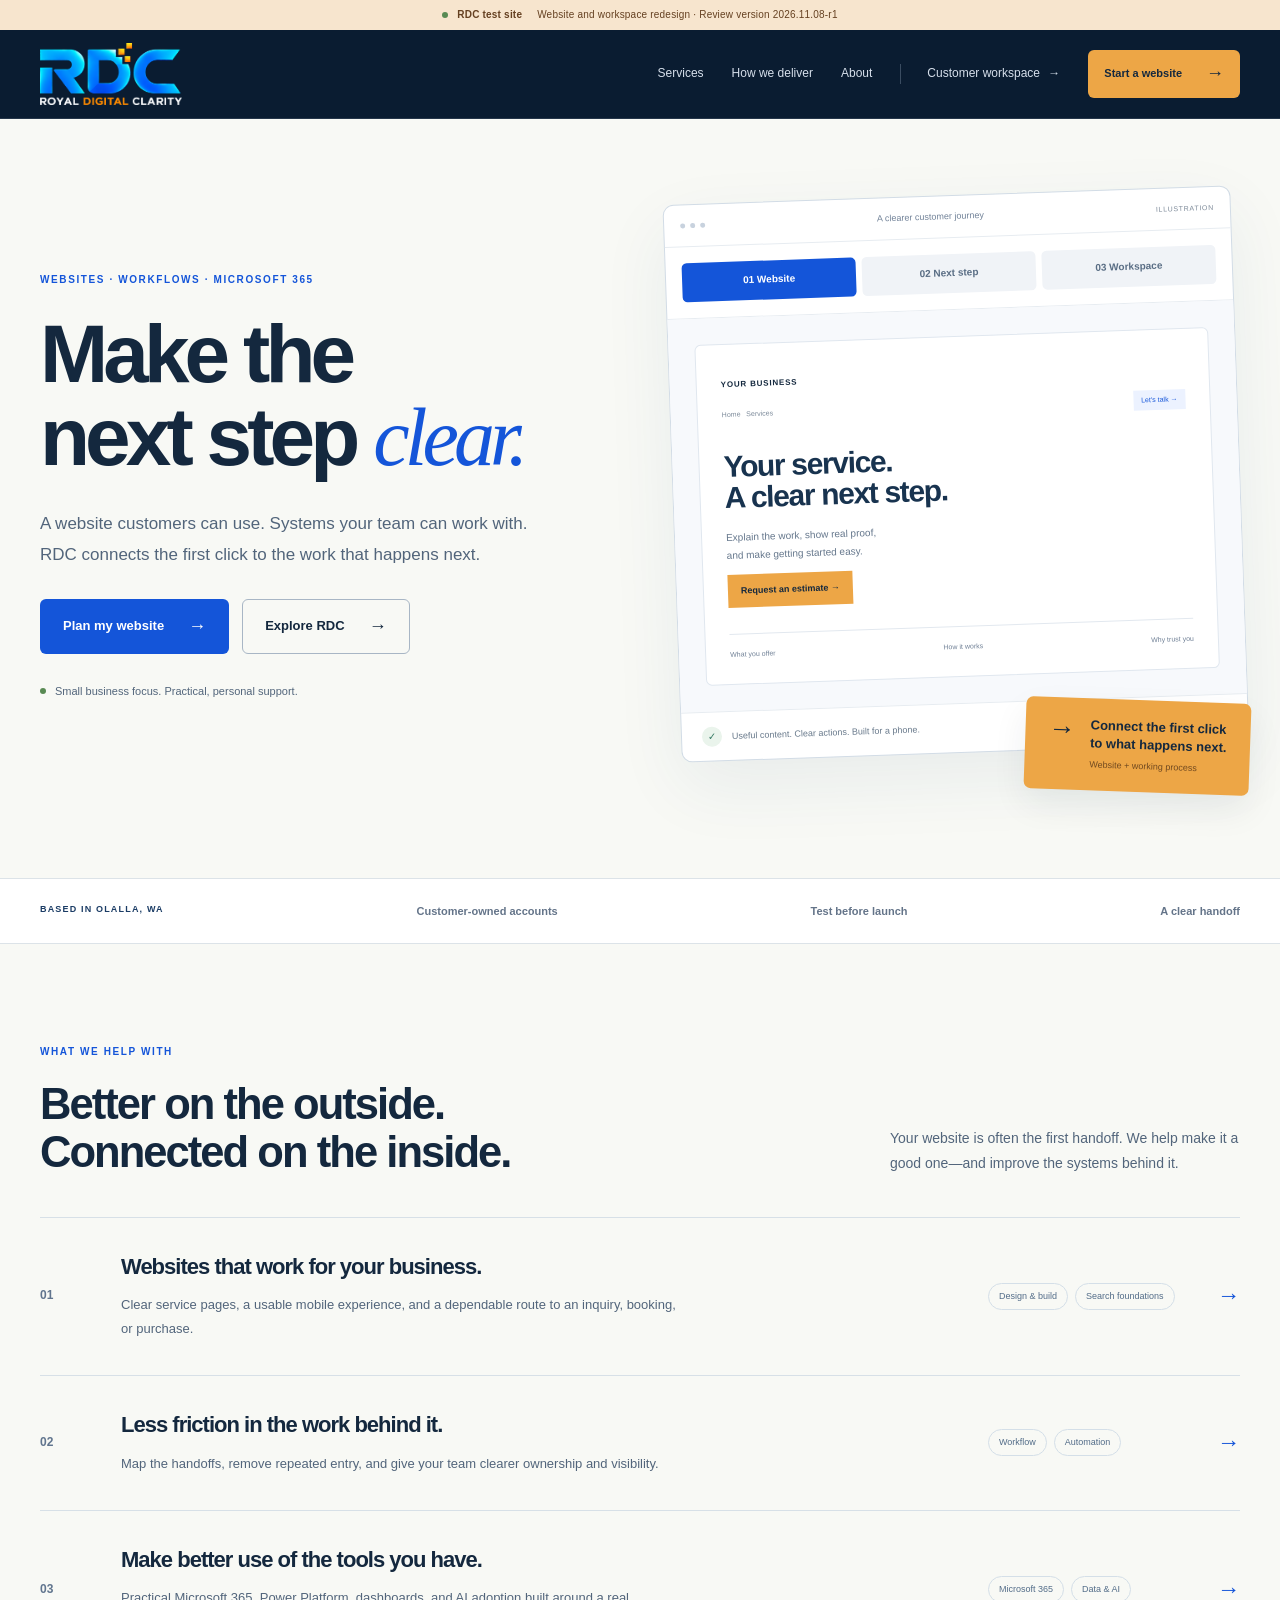
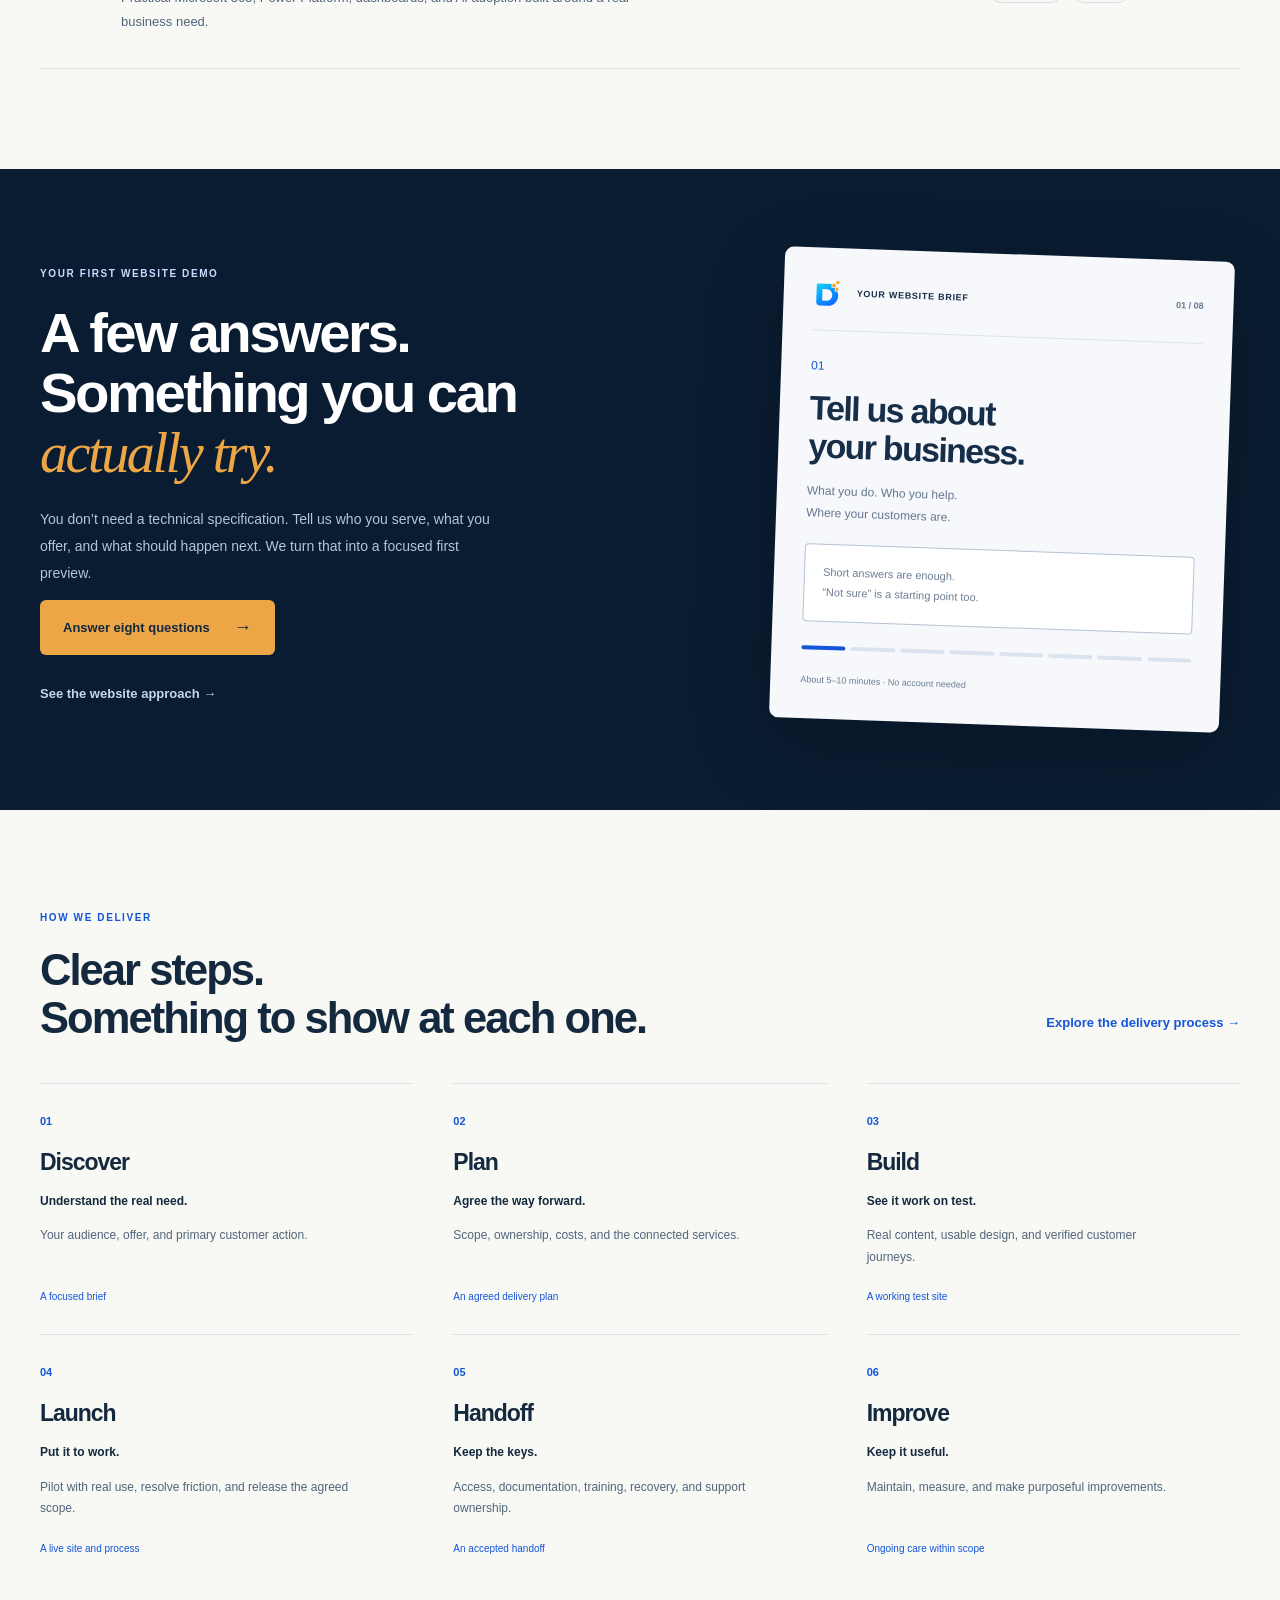
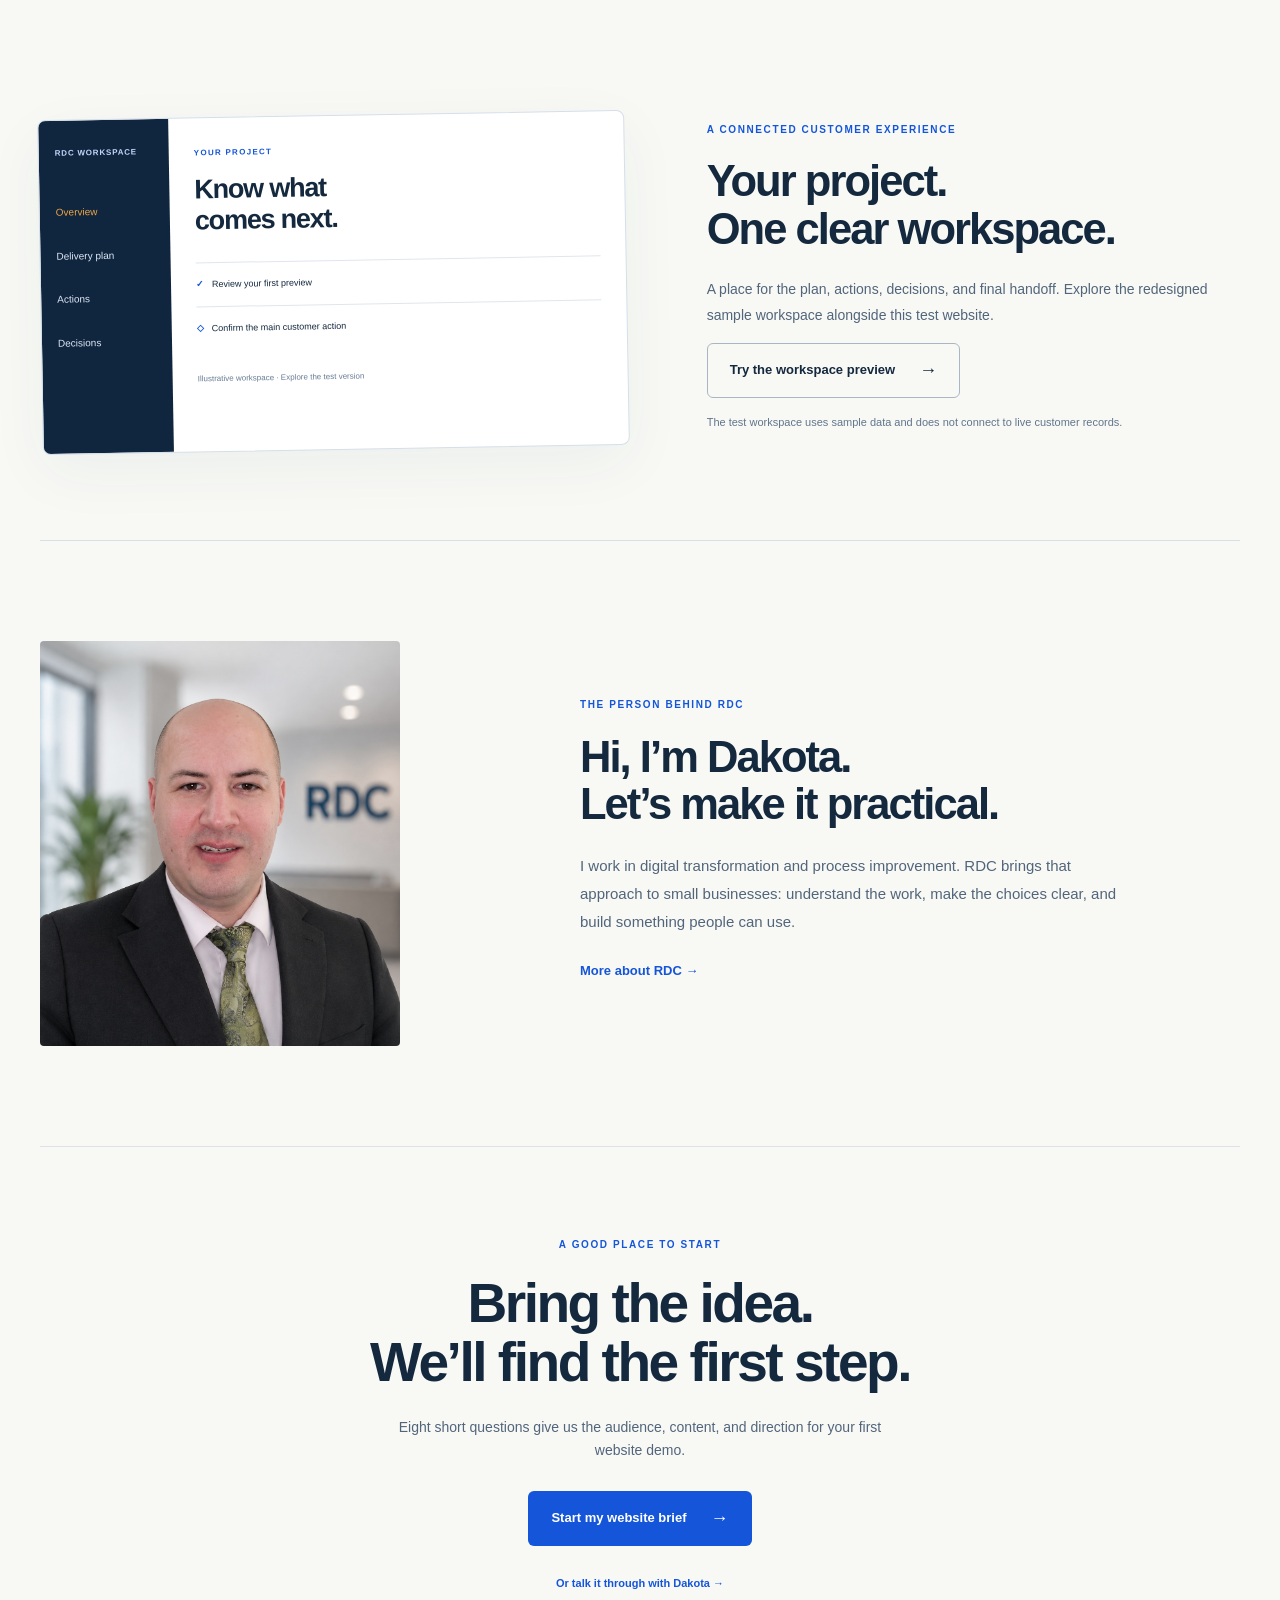
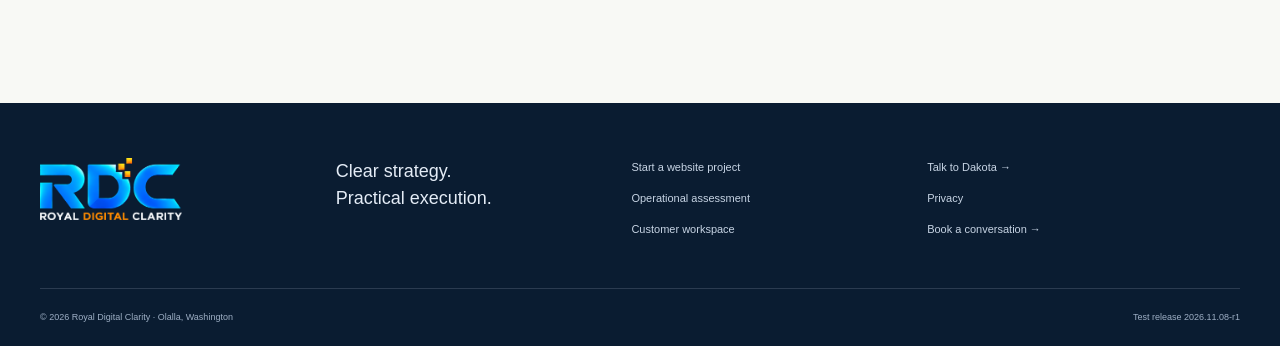
<file: index.html>
<!doctype html><html lang="en"><head><meta charset="utf-8"><meta name="viewport" content="width=device-width,initial-scale=1"><title>Websites and connected business systems | Royal Digital Clarity</title><meta name="description" content="Practical websites, workflows, Microsoft 365, and automation for small businesses. Start with a short website brief and a clear delivery process."><meta name="robots" content="noindex, nofollow"><link rel="canonical" href="https://test.royaldigitalclarity.com/index.html"><meta property="og:title" content="Websites and connected business systems | RDC"><meta property="og:description" content="Practical websites, workflows, Microsoft 365, and automation for small businesses. Start with a short website brief and a clear delivery process."><meta property="og:type" content="website"><link rel="icon" href="/assets/rdc-pixel-d.svg" type="image/svg+xml"><link rel="stylesheet" href="/redesign.css"></head><body><a class="skip-link" href="#main">Skip to content</a><div class="test-banner"><span class="status-dot"></span> RDC test site <span>Website and workspace redesign · Review version 2026.11.08-r1</span></div><header class="site-header"><div class="shell nav"><a class="brand" href="/"><img src="/assets/rdc-logo-luminous.png" alt="Royal Digital Clarity" width="170" height="62"></a><button class="menu-toggle" aria-label="Open navigation" aria-expanded="false" aria-controls="main-nav">Menu <span>☰</span></button><nav id="main-nav" aria-label="Main navigation"><a href="services.html">Services</a><a href="workflow.html">How we deliver</a><a href="about.html">About</a><a class="portal-link" href="/portal/">Customer workspace <span>→</span></a><a class="button primary small" href="/website-intake.html">Start a website <span>→</span></a></nav></div></header><main id="main"><section class="hero shell"><div class="hero-copy"><p class="eyebrow">WEBSITES · WORKFLOWS · MICROSOFT 365</p><h1>Make the<br>next step <em>clear.</em></h1><p class="hero-lede">A website customers can use. Systems your team can work with. RDC connects the first click to the work that happens next.</p><div class="actions"><a class="button primary" href="/website-intake.html">Plan my website <span>→</span></a><a class="button secondary" href="/services.html">Explore RDC <span>→</span></a></div><p class="hero-footnote"><span class="status-dot"></span> Small business focus. Practical, personal support.</p></div><div class="hero-art"><div class="journey-window"><div class="window-top"><span></span><span></span><span></span><p>A clearer customer journey</p><small>ILLUSTRATION</small></div><div class="journey-tabs" role="group" aria-label="Explore the customer journey"><button aria-pressed="true" data-journey="website">01 Website</button><button aria-pressed="false" data-journey="booking">02 Next step</button><button aria-pressed="false" data-journey="workspace">03 Workspace</button></div><div class="journey-scene" id="journey-scene"><div class="mock-site"><span class="mock-label">YOUR BUSINESS</span><div class="mock-site-top"><span>Home &nbsp; Services</span><i>Let’s talk →</i></div><h3>Your service.<br>A clear next step.</h3><p>Explain the work, show real proof,<br>and make getting started easy.</p><span class="mock-action">Request an estimate →</span><div class="mock-proof"><span>What you offer</span><span>How it works</span><span>Why trust you</span></div></div></div><div class="journey-note"><span class="mini-check">✓</span><p id="journey-caption">Useful content. Clear actions. Built for a phone.</p></div></div><div class="journey-tag"><span>→</span><div><strong>Connect the first click<br>to what happens next.</strong><small>Website + working process</small></div></div></div></section><div class="principle-strip"><div class="shell"><span>BASED IN OLALLA, WA</span><span>Customer-owned accounts</span><span>Test before launch</span><span>A clear handoff</span></div></div>
<section class="section shell services-section"><div class="section-heading"><div><p class="eyebrow">WHAT WE HELP WITH</p><h2>Better on the outside.<br>Connected on the inside.</h2></div><p>Your website is often the first handoff. We help make it a good one—and improve the systems behind it.</p></div><a class="service-row" href="/website-lift.html"><span class="row-index">01</span><div><h3>Websites that work for your business.</h3><p>Clear service pages, a usable mobile experience, and a dependable route to an inquiry, booking, or purchase.</p></div><div class="service-tags"><span>Design & build</span><span>Search foundations</span></div><span class="row-arrow">→</span></a><a class="service-row" href="/services.html#operations"><span class="row-index">02</span><div><h3>Less friction in the work behind it.</h3><p>Map the handoffs, remove repeated entry, and give your team clearer ownership and visibility.</p></div><div class="service-tags"><span>Workflow</span><span>Automation</span></div><span class="row-arrow">→</span></a><a class="service-row" href="/services.html#microsoft"><span class="row-index">03</span><div><h3>Make better use of the tools you have.</h3><p>Practical Microsoft 365, Power Platform, dashboards, and AI adoption built around a real business need.</p></div><div class="service-tags"><span>Microsoft 365</span><span>Data & AI</span></div><span class="row-arrow">→</span></a></section>
<section class="website-feature"><div class="shell feature-grid"><div><p class="eyebrow">YOUR FIRST WEBSITE DEMO</p><h2>A few answers.<br>Something you can<br><em>actually try.</em></h2><p>You don’t need a technical specification. Tell us who you serve, what you offer, and what should happen next. We turn that into a focused first preview.</p><a class="button yellow" href="/website-intake.html">Answer eight questions <span>→</span></a><a class="text-link light" href="/website-lift.html">See the website approach →</a></div><div class="brief-preview"><div class="brief-preview-header"><img src="/assets/rdc-pixel-d.svg" alt="" width="35" height="43"><span>YOUR WEBSITE BRIEF</span><small>01 / 08</small></div><span class="brief-number">01</span><h3>Tell us about<br>your business.</h3><p>What you do. Who you help.<br>Where your customers are.</p><div class="brief-answer">Short answers are enough.<br>“Not sure” is a starting point too.</div><div class="brief-progress"><span></span><i></i><i></i><i></i><i></i><i></i><i></i><i></i></div><small>About 5–10 minutes · No account needed</small></div></div></section>
<section class="section shell"><div class="section-heading"><div><p class="eyebrow">HOW WE DELIVER</p><h2>Clear steps.<br>Something to show at each one.</h2></div><a class="text-link" href="/workflow.html">Explore the delivery process →</a></div><div class="phase-grid"><article><span class="phase-index">01</span><h3>Discover</h3><strong>Understand the real need.</strong><p>Your audience, offer, and primary customer action.</p><span class="phase-output">A focused brief</span></article><article><span class="phase-index">02</span><h3>Plan</h3><strong>Agree the way forward.</strong><p>Scope, ownership, costs, and the connected services.</p><span class="phase-output">An agreed delivery plan</span></article><article><span class="phase-index">03</span><h3>Build</h3><strong>See it work on test.</strong><p>Real content, usable design, and verified customer journeys.</p><span class="phase-output">A working test site</span></article><article><span class="phase-index">04</span><h3>Launch</h3><strong>Put it to work.</strong><p>Pilot with real use, resolve friction, and release the agreed scope.</p><span class="phase-output">A live site and process</span></article><article><span class="phase-index">05</span><h3>Handoff</h3><strong>Keep the keys.</strong><p>Access, documentation, training, recovery, and support ownership.</p><span class="phase-output">An accepted handoff</span></article><article><span class="phase-index">06</span><h3>Improve</h3><strong>Keep it useful.</strong><p>Maintain, measure, and make purposeful improvements.</p><span class="phase-output">Ongoing care within scope</span></article></div></section>
<section class="workspace-feature shell"><div class="workspace-teaser"><div class="teaser-nav"><span>RDC WORKSPACE</span><i>Overview</i><i>Delivery plan</i><i>Actions</i><i>Decisions</i></div><div><p class="eyebrow">YOUR PROJECT</p><h3>Know what<br>comes next.</h3><div class="teaser-task"><b>✓</b> Review your first preview</div><div class="teaser-task"><b>◇</b> Confirm the main customer action</div><span class="teaser-label">Illustrative workspace · Explore the test version</span></div></div><div><p class="eyebrow">A CONNECTED CUSTOMER EXPERIENCE</p><h2>Your project.<br>One clear workspace.</h2><p>A place for the plan, actions, decisions, and final handoff. Explore the redesigned sample workspace alongside this test website.</p><a class="button secondary" href="/portal/">Try the workspace preview <span>→</span></a><p class="fine-print">The test workspace uses sample data and does not connect to live customer records.</p></div></section>
<section class="section shell about-strip"><img src="/assets/dakota-king.jpg" alt="Dakota King, Royal Digital Clarity" width="330" height="390" loading="lazy"><div><p class="eyebrow">THE PERSON BEHIND RDC</p><h2>Hi, I’m Dakota.<br>Let’s make it practical.</h2><p>I work in digital transformation and process improvement. RDC brings that approach to small businesses: understand the work, make the choices clear, and build something people can use.</p><a class="text-link" href="/about.html">More about RDC →</a></div></section><section class="closing shell"><p class="eyebrow">A GOOD PLACE TO START</p><h2>Bring the idea.<br>We’ll find the first step.</h2><p>Eight short questions give us the audience, content, and direction for your first website demo.</p><a class="button primary" href="/website-intake.html">Start my website brief <span>→</span></a><a class="text-link" href="mailto:dakota@royaldigitalclarity.com">Or talk it through with Dakota →</a></section></main><footer class="site-footer"><div class="shell footer-main"><a class="brand" href="/"><img src="/assets/rdc-logo-luminous.png" alt="Royal Digital Clarity" width="170" height="62"></a><p>Clear strategy.<br>Practical execution.</p><div><a href="/website-intake.html">Start a website project</a><a href="/questionnaire.html">Operational assessment</a><a href="/portal/">Customer workspace</a></div><div><a href="mailto:dakota@royaldigitalclarity.com">Talk to Dakota →</a><a href="/privacy.html">Privacy</a><a href="https://outlook.office.com/book/RDC@royaldigitalclarity.onmicrosoft.com/?ismsaljsauthenabled">Book a conversation →</a></div></div><div class="shell footer-bottom"><span>© <span id="year">2026</span> Royal Digital Clarity · Olalla, Washington</span><span>Test release 2026.11.08-r1</span></div></footer><script src="/redesign.js" defer></script></body></html>
</file>
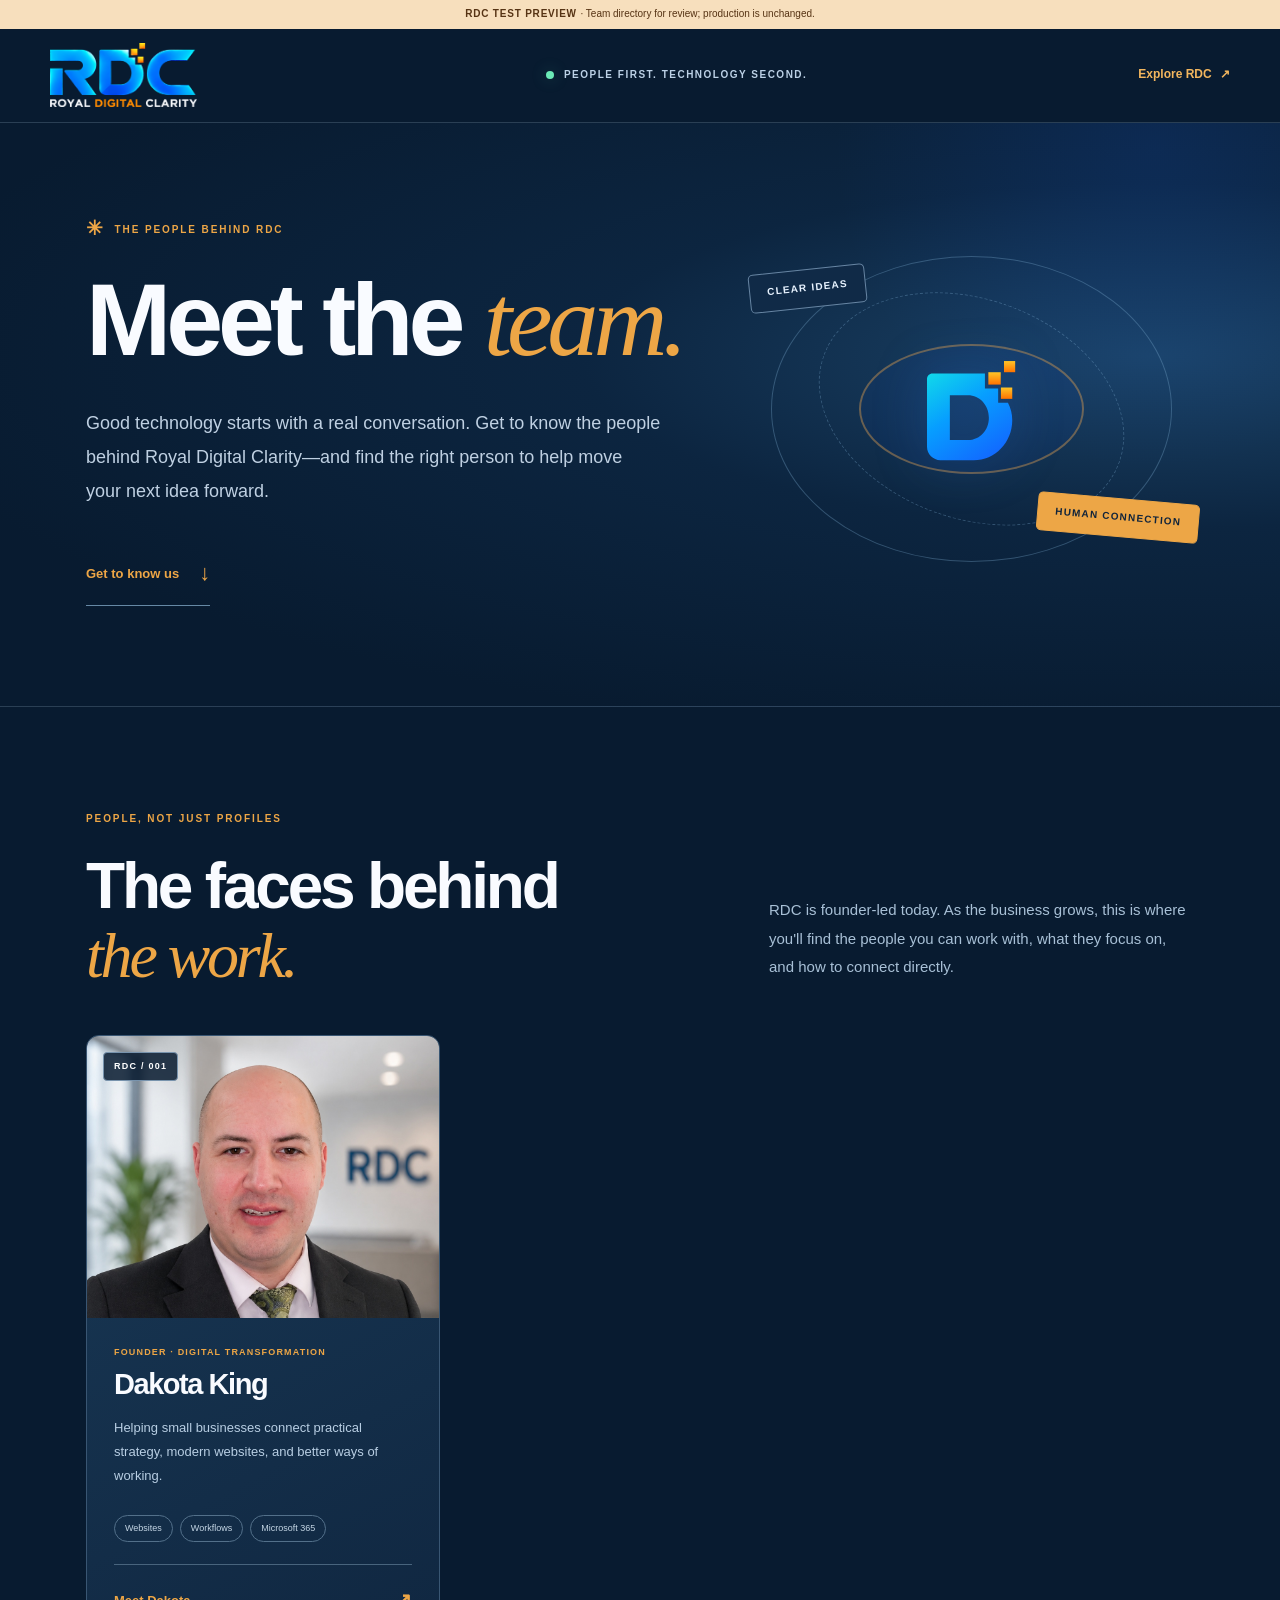
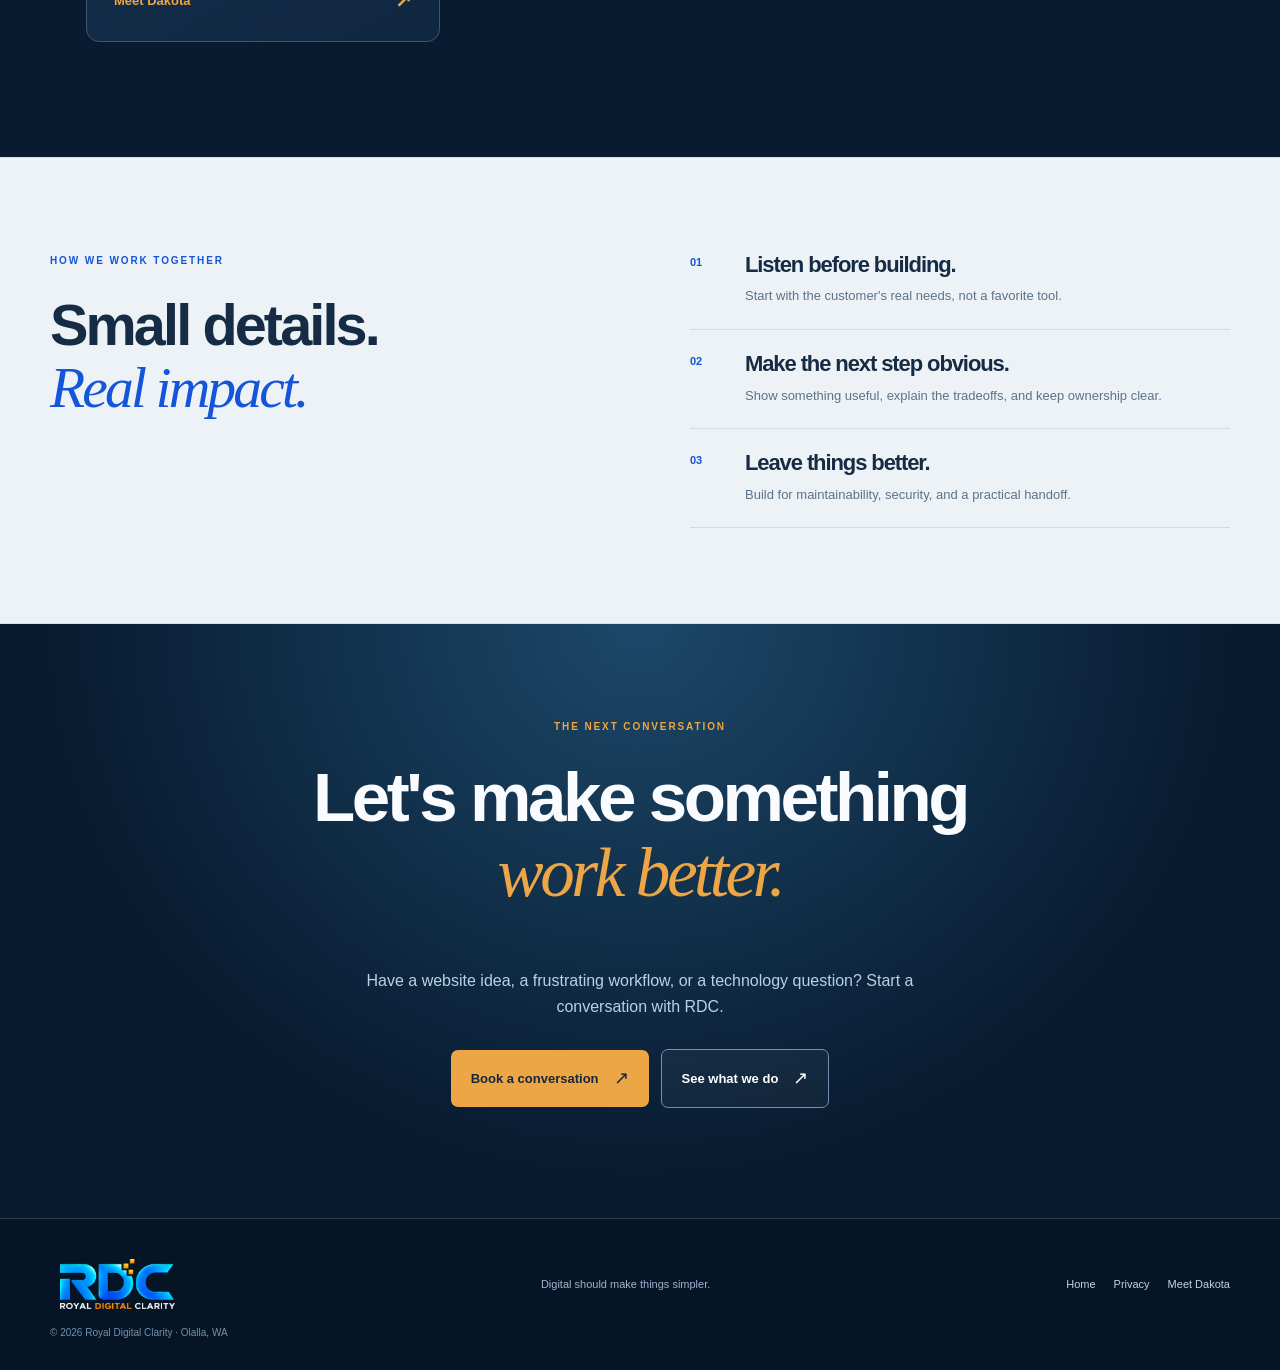
<file: connect/index.html>
<!doctype html>
<html lang="en">
<head>
  <meta charset="utf-8">
  <meta name="viewport" content="width=device-width,initial-scale=1">
  <meta name="theme-color" content="#081b30">
  <meta name="color-scheme" content="dark">
  <meta name="description" content="Meet the people behind Royal Digital Clarity. Connect with Dakota King and learn how we help make business technology practical.">
  <meta name="robots" content="noindex, nofollow">
  <link rel="canonical" href="https://royaldigitalclarity.com/connect/">
  <meta property="og:type" content="website">
  <meta property="og:title" content="Meet the Team | Royal Digital Clarity">
  <meta property="og:description" content="Get to know the people making digital transformation clearer and more practical.">
  <meta property="og:url" content="https://royaldigitalclarity.com/connect/">
  <meta property="og:image" content="https://royaldigitalclarity.com/assets/rdc-logo-luminous.png">
  <link rel="icon" href="/assets/rdc-pixel-d.svg" type="image/svg+xml">
  <link rel="stylesheet" href="/connect/connect.css">
  <link rel="stylesheet" href="/connect/team.css">
  <title>Meet the Team | Royal Digital Clarity</title>
</head>
<body>
  <a class="skip" href="#main">Skip to main content</a>
  <div class="preview-ribbon" role="note">RDC TEST PREVIEW <span>· Team directory for review; production is unchanged.</span></div>
  <header class="topbar">
    <a class="home-link" href="/" aria-label="Royal Digital Clarity home"><img src="/assets/rdc-logo-luminous.png" alt="Royal Digital Clarity" width="176" height="65"></a>
    <span class="topbar-note"><span class="signal" aria-hidden="true"></span> PEOPLE FIRST. TECHNOLOGY SECOND.</span>
    <a class="topbar-back" href="/">Explore RDC <span aria-hidden="true">↗</span></a>
  </header>
  <main id="main">
    <section class="team-hero" aria-labelledby="team-heading">
      <div class="team-glow" aria-hidden="true"></div>
      <div class="team-hero-inner">
        <div class="team-hero-copy">
          <p class="eyebrow"><span class="spark" aria-hidden="true">✳</span> THE PEOPLE BEHIND RDC</p>
          <h1 id="team-heading">Meet the <em>team.</em></h1>
          <p class="team-lead">Good technology starts with a real conversation. Get to know the people behind Royal Digital Clarity—and find the right person to help move your next idea forward.</p>
          <a class="team-scroll-link" href="#people">Get to know us <span aria-hidden="true">↓</span></a>
        </div>
        <div class="team-hero-art" aria-hidden="true">
          <div class="team-art-ring ring-a"></div><div class="team-art-ring ring-b"></div><div class="team-art-ring ring-c"></div>
          <div class="team-art-core"><img src="/assets/rdc-pixel-d.svg" alt="" width="110" height="125"></div>
          <span class="team-art-tag">CLEAR IDEAS</span><span class="team-art-tag tag-two">HUMAN CONNECTION</span>
        </div>
      </div>
    </section>
    <section class="team-section" id="people" aria-labelledby="people-heading">
      <div class="team-section-heading">
        <div><p class="eyebrow">PEOPLE, NOT JUST PROFILES</p><h2 id="people-heading">The faces behind<br><em>the work.</em></h2></div>
        <p>RDC is founder-led today. As the business grows, this is where you'll find the people you can work with, what they focus on, and how to connect directly.</p>
      </div>
      <div class="people-grid" role="list">
        <article class="person-card" role="listitem">
          <a class="person-photo" href="/connect/dakota/" aria-label="Meet Dakota King">
            <img src="/assets/dakota-king.jpg" alt="Dakota King" width="330" height="390" loading="eager">
            <span class="person-photo-label">RDC / 001</span>
          </a>
          <div class="person-details">
            <p class="person-role">FOUNDER · DIGITAL TRANSFORMATION</p>
            <h3>Dakota King</h3>
            <p>Helping small businesses connect practical strategy, modern websites, and better ways of working.</p>
            <div class="person-specialties" aria-label="Areas of focus"><span>Websites</span><span>Workflows</span><span>Microsoft 365</span></div>
            <a class="person-cta" href="/connect/dakota/">Meet Dakota <span aria-hidden="true">↗</span></a>
          </div>
        </article>
      </div>
      
    </section>
    <section class="team-values" aria-labelledby="values-heading">
      <div class="team-values-inner">
        <div><p class="eyebrow">HOW WE WORK TOGETHER</p><h2 id="values-heading">Small details.<br><em>Real impact.</em></h2></div>
        <div class="team-values-list">
          <div><span>01</span><div><h3>Listen before building.</h3><p>Start with the customer's real needs, not a favorite tool.</p></div></div>
          <div><span>02</span><div><h3>Make the next step obvious.</h3><p>Show something useful, explain the tradeoffs, and keep ownership clear.</p></div></div>
          <div><span>03</span><div><h3>Leave things better.</h3><p>Build for maintainability, security, and a practical handoff.</p></div></div>
        </div>
      </div>
    </section>
    <section class="team-end" aria-labelledby="team-end-heading">
      <p class="eyebrow">THE NEXT CONVERSATION</p>
      <h2 id="team-end-heading">Let's make something<br><em>work better.</em></h2>
      <p>Have a website idea, a frustrating workflow, or a technology question? Start a conversation with RDC.</p>
      <div class="team-end-actions"><a class="action action-primary" href="https://outlook.office.com/book/RDC@royaldigitalclarity.onmicrosoft.com/?ismsaljsauthenabled">Book a conversation <span aria-hidden="true">↗</span></a><a class="action action-outline" href="/services.html">See what we do <span aria-hidden="true">↗</span></a></div>
    </section>
  </main>
  <footer class="footer"><img src="/assets/rdc-logo-luminous.png" alt="Royal Digital Clarity" width="145" height="52"><p>Digital should make things simpler.</p><div><a href="/">Home</a><a href="/privacy.html">Privacy</a><a href="/connect/dakota/">Meet Dakota</a></div><small>© <span id="year">2026</span> Royal Digital Clarity · Olalla, WA</small></footer>
  <script src="/connect/connect.js" defer></script>
</body>
</html>
</file>
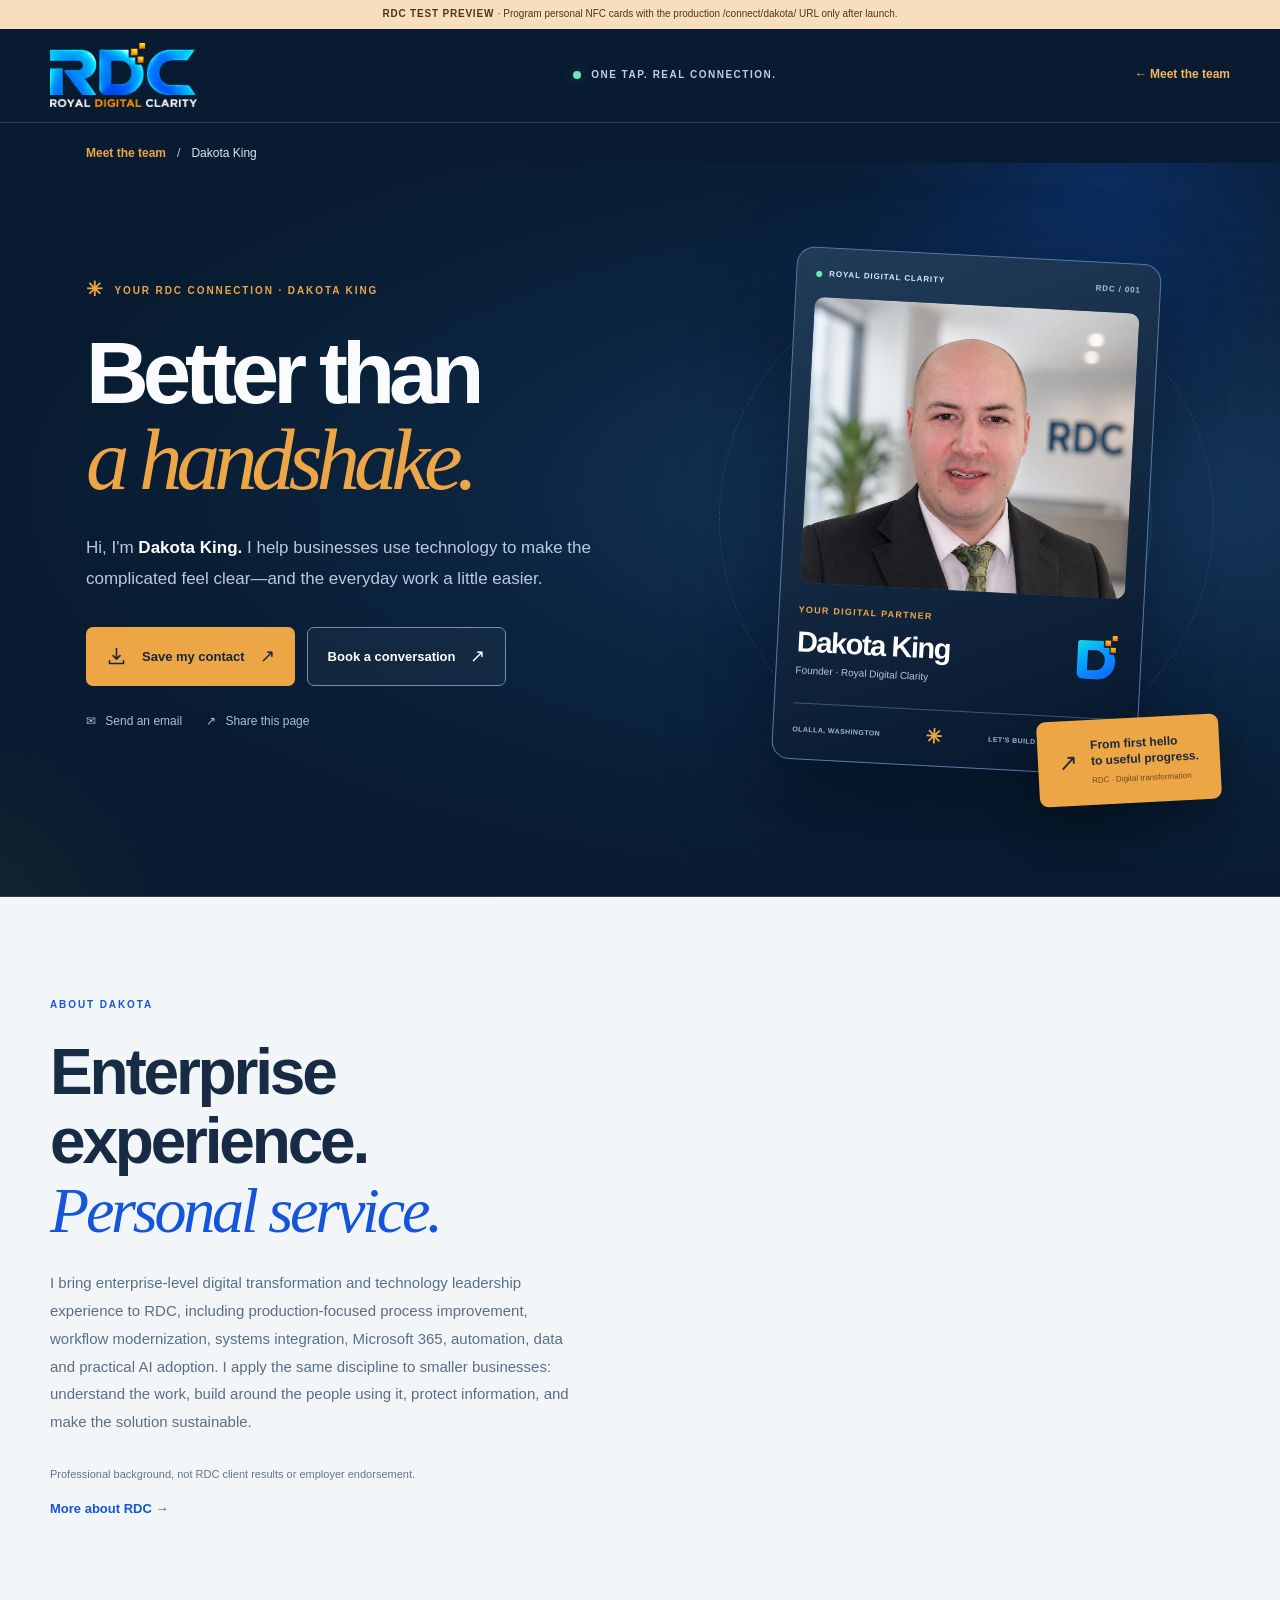
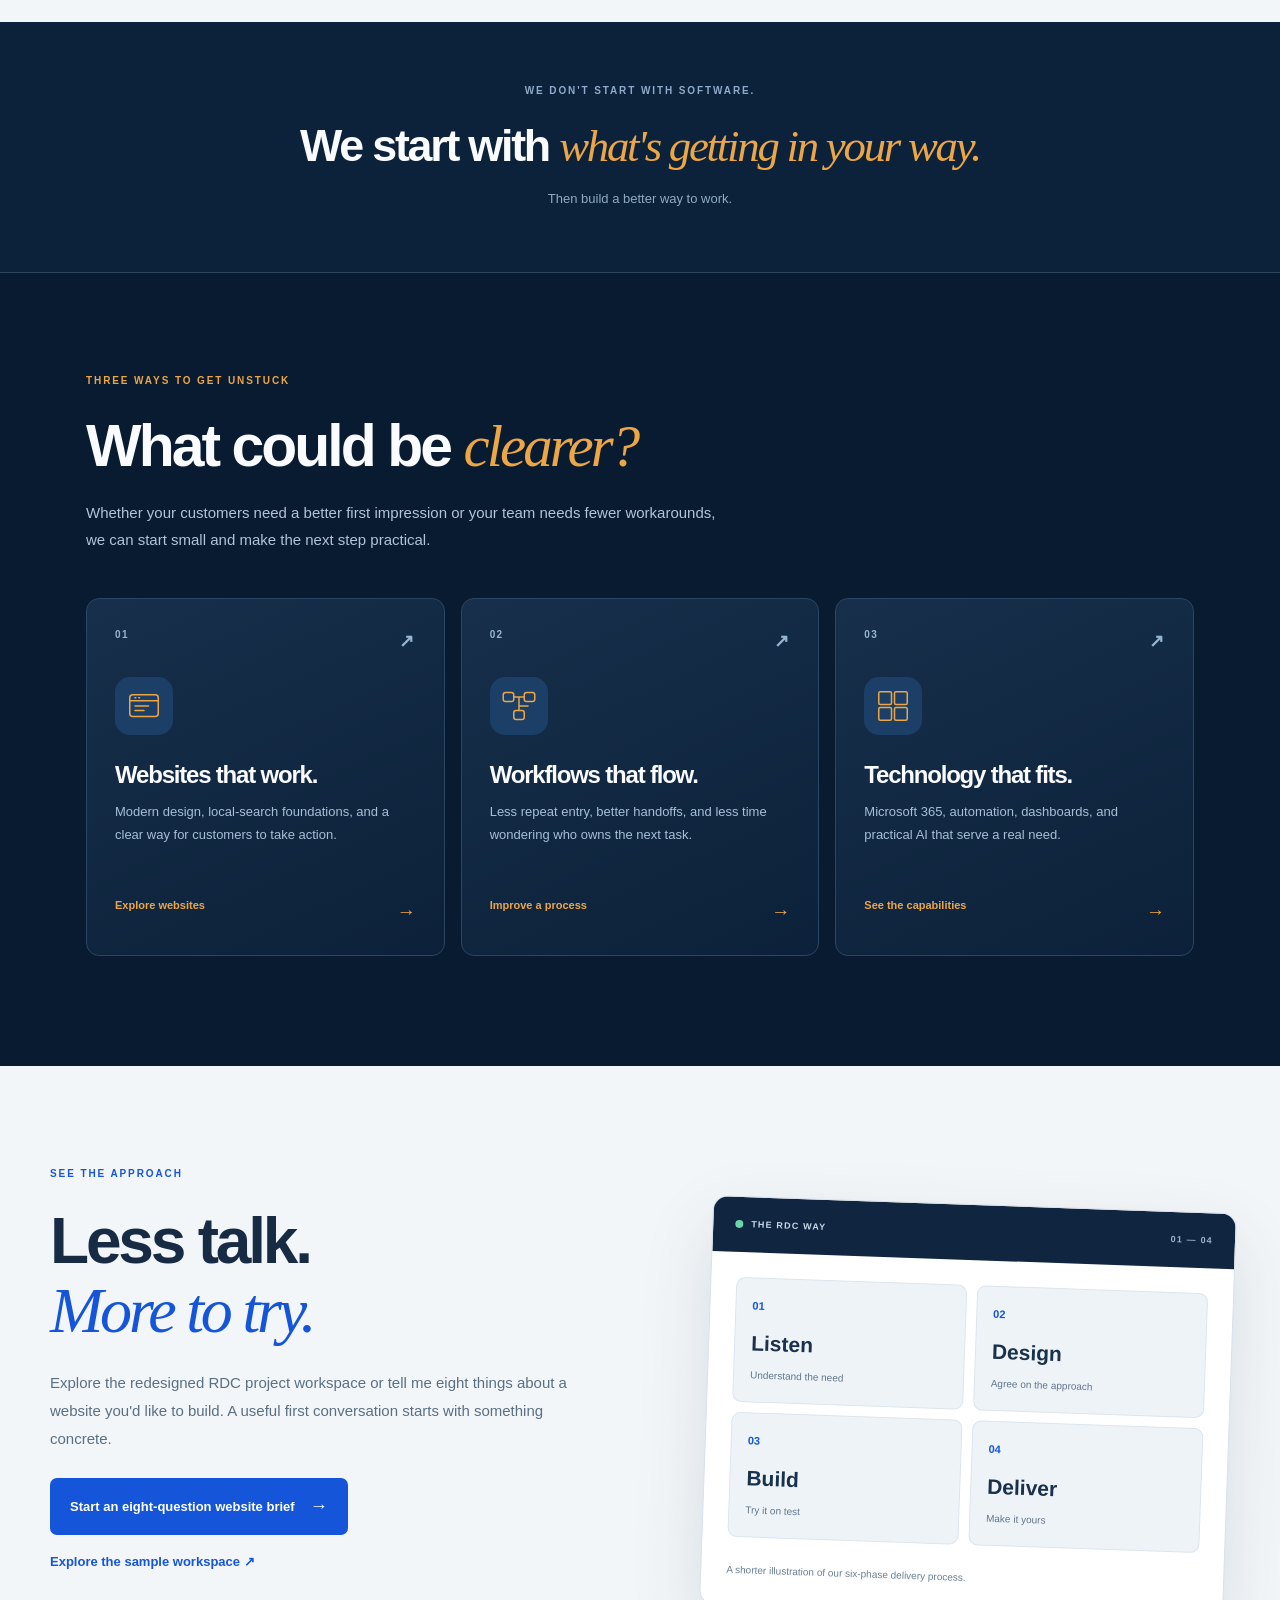
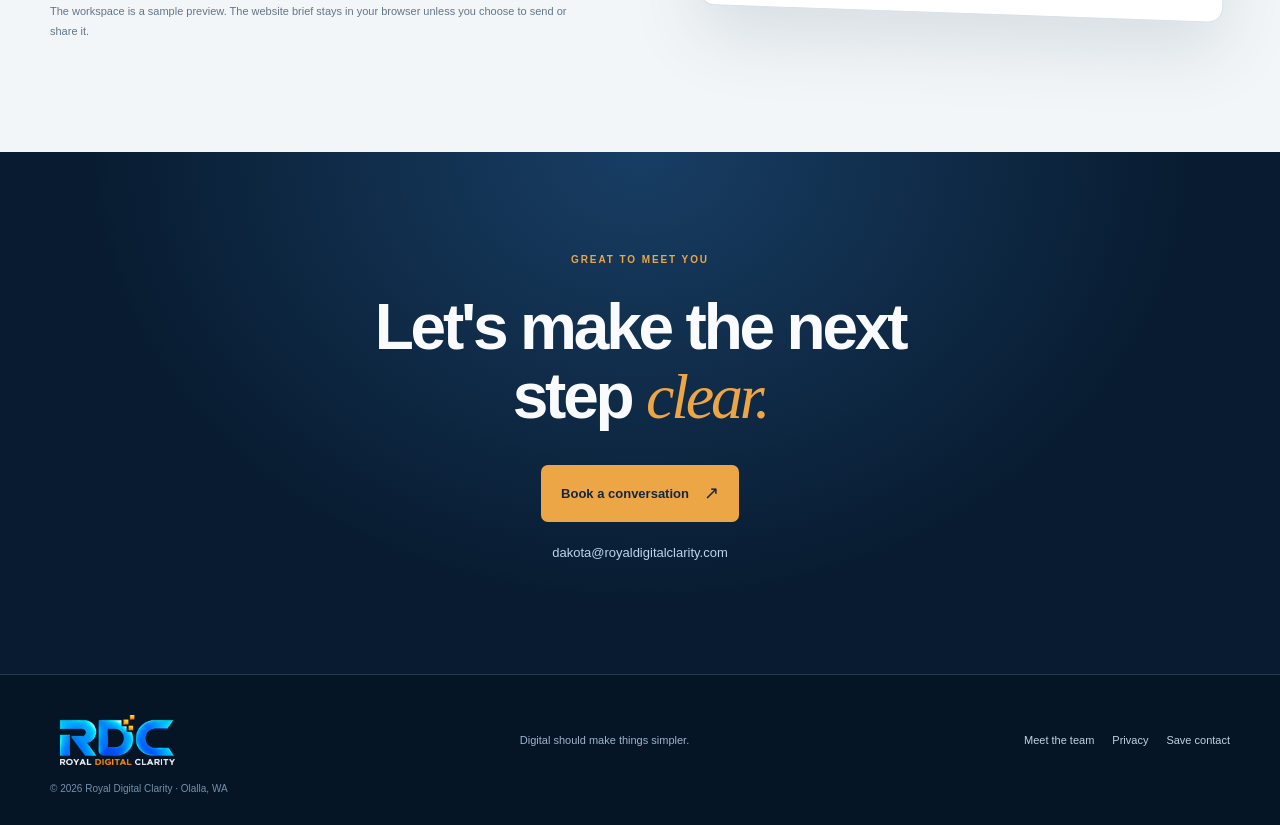
<file: connect/dakota/index.html>
<!doctype html>
<html lang="en">
<head>
  <meta charset="utf-8">
  <meta name="viewport" content="width=device-width, initial-scale=1">
  <meta name="theme-color" content="#0a1c31">
  <meta name="description" content="Meet Dakota King of Royal Digital Clarity. Save a contact, explore practical websites and better business workflows, or book a conversation.">
  <meta name="robots" content="noindex, nofollow">
  <link rel="canonical" href="https://royaldigitalclarity.com/connect/dakota/">
  <meta property="og:type" content="profile">
  <meta property="og:title" content="Connect with Dakota | Royal Digital Clarity">
  <meta property="og:description" content="Don't take my card. Just tap it. Meet RDC and find a clearer digital next step.">
  <meta property="og:url" content="https://royaldigitalclarity.com/connect/dakota/">
  <meta property="og:image" content="https://royaldigitalclarity.com/assets/rdc-logo-luminous.png">
  <meta name="color-scheme" content="dark">
  <link rel="icon" href="/assets/rdc-pixel-d.svg" type="image/svg+xml">
  <link rel="stylesheet" href="/connect/connect.css">
  <title>Connect with Dakota | Royal Digital Clarity</title>
</head>
<body>
  <a class="skip" href="#main">Skip to main content</a>
  <div class="preview-ribbon" role="note">RDC TEST PREVIEW <span>· Program personal NFC cards with the production /connect/dakota/ URL only after launch.</span></div>
  <header class="topbar">
    <a class="home-link" href="/" aria-label="Royal Digital Clarity home"><img src="/assets/rdc-logo-luminous.png" alt="Royal Digital Clarity" width="176" height="65"></a>
    <span class="topbar-note"><span class="signal" aria-hidden="true"></span> ONE TAP. REAL CONNECTION.</span>
    <a class="topbar-back" href="/connect/">← Meet the team</a>
  </header>
  <main id="main">
    <nav class="profile-breadcrumb" aria-label="Breadcrumb"><a href="/connect/">Meet the team</a> <span aria-hidden="true">/</span> <span aria-current="page">Dakota King</span></nav>
    <section class="intro" aria-labelledby="intro-heading">
      <div class="ambient ambient-one" aria-hidden="true"></div><div class="ambient ambient-two" aria-hidden="true"></div>
      <div class="intro-shell">
        <div class="intro-copy">
          <p class="eyebrow"><span class="spark" aria-hidden="true">✳</span> YOUR RDC CONNECTION · DAKOTA KING</p>
          <h1 id="intro-heading">Better than<br><em>a handshake.</em></h1>
          <p class="intro-lead">Hi, I'm <strong>Dakota King.</strong> I help businesses use technology to make the complicated feel clear—and the everyday work a little easier.</p>
          <div class="intro-actions">
            <a class="action action-primary" href="/connect/dakota/dakota-king.vcf" download="Dakota-King-RDC.vcf">
              <svg viewBox="0 0 24 24" aria-hidden="true"><path d="M12 3v12m0 0 4-4m-4 4-4-4M4 17v3h16v-3"/></svg>
              Save my contact <span aria-hidden="true">↗</span>
            </a>
            <a class="action action-outline" href="https://outlook.office.com/book/RDC@royaldigitalclarity.onmicrosoft.com/?ismsaljsauthenabled">
              Book a conversation <span aria-hidden="true">↗</span>
            </a>
          </div>
          <div class="micro-actions">
            <a href="mailto:dakota@royaldigitalclarity.com"><span aria-hidden="true">✉</span> Send an email</a>
            <button id="share-card" type="button"><span aria-hidden="true">↗</span> Share this page</button>
          </div>
          <p id="share-status" class="share-status" role="status" aria-live="polite"></p>
        </div>
        <div class="profile-stage">
          <div class="orbit orbit-one" aria-hidden="true"></div><div class="orbit orbit-two" aria-hidden="true"></div>
          <article class="identity-card" aria-label="Dakota King digital business card">
            <div class="card-overline"><span class="card-dot" aria-hidden="true"></span> ROYAL DIGITAL CLARITY <span>RDC / 001</span></div>
            <div class="portrait-wrap"><img src="/assets/dakota-king.jpg" alt="Portrait of Dakota King" width="330" height="390" loading="eager"></div>
            <div class="card-identity">
              <div><p>YOUR DIGITAL PARTNER</p><h2>Dakota King</h2><span>Founder · Royal Digital Clarity</span></div>
              <img class="card-mark" src="/assets/rdc-pixel-d.svg" alt="" width="54" height="60">
            </div>
            <div class="card-bottom"><span>OLALLA, WASHINGTON</span><span class="card-glyph" aria-hidden="true">✳</span><span>LET'S BUILD SOMETHING BETTER</span></div>
          </article>
          <div class="floating-note" aria-hidden="true"><span>↗</span><div><strong>From first hello<br>to useful progress.</strong><small>RDC · Digital transformation</small></div></div>
        </div>
      </div>
    </section>
    <section class="experience" aria-labelledby="career-heading"><div class="experience-shell"><div class="experience-copy"><p class="eyebrow">ABOUT DAKOTA</p><h2 id="career-heading">Enterprise experience.<br><em>Personal service.</em></h2><p>I bring enterprise-level digital transformation and technology leadership experience to RDC, including production-focused process improvement, workflow modernization, systems integration, Microsoft 365, automation, data and practical AI adoption. I apply the same discipline to smaller businesses: understand the work, build around the people using it, protect information, and make the solution sustainable.</p><p class="footnote">Professional background, not RDC client results or employer endorsement.</p><a class="experience-link" href="/about.html">More about RDC →</a></div></div></section><section class="statement" aria-label="What RDC does"><div class="statement-shell"><p>WE DON'T START WITH SOFTWARE.</p><h2>We start with <em>what's getting in your way.</em></h2><span>Then build a better way to work.</span></div></section>
    <section class="services" aria-labelledby="services-heading">
      <div class="section-top"><p class="eyebrow">THREE WAYS TO GET UNSTUCK</p><h2 id="services-heading">What could be <em>clearer?</em></h2><p>Whether your customers need a better first impression or your team needs fewer workarounds, we can start small and make the next step practical.</p></div>
      <div class="service-grid">
        <a class="service-card" href="/website-lift.html"><span class="service-number">01 <span aria-hidden="true">↗</span></span><div class="service-icon" aria-hidden="true"><svg viewBox="0 0 48 48"><rect x="5" y="9" width="38" height="29" rx="4"/><path d="M5 17h38M12 13h1M17 13h1M12 24h18M12 30h12"/></svg></div><h3>Websites that work.</h3><p>Modern design, local-search foundations, and a clear way for customers to take action.</p><span class="service-link">Explore websites <span aria-hidden="true">→</span></span></a>
        <a class="service-card" href="/services.html#operations"><span class="service-number">02 <span aria-hidden="true">↗</span></span><div class="service-icon" aria-hidden="true"><svg viewBox="0 0 48 48"><rect x="3" y="6" width="14" height="12" rx="3"/><rect x="31" y="6" width="14" height="12" rx="3"/><rect x="17" y="30" width="14" height="12" rx="3"/><path d="M17 12h14M24 12v18M24 24h12"/></svg></div><h3>Workflows that flow.</h3><p>Less repeat entry, better handoffs, and less time wondering who owns the next task.</p><span class="service-link">Improve a process <span aria-hidden="true">→</span></span></a>
        <a class="service-card" href="/services.html#microsoft"><span class="service-number">03 <span aria-hidden="true">↗</span></span><div class="service-icon" aria-hidden="true"><svg viewBox="0 0 48 48"><rect x="5" y="5" width="17" height="17" rx="2"/><rect x="26" y="5" width="17" height="17" rx="2"/><rect x="5" y="26" width="17" height="17" rx="2"/><rect x="26" y="26" width="17" height="17" rx="2"/></svg></div><h3>Technology that fits.</h3><p>Microsoft 365, automation, dashboards, and practical AI that serve a real need.</p><span class="service-link">See the capabilities <span aria-hidden="true">→</span></span></a>
      </div>
    </section>
    <section class="experience" aria-labelledby="experience-heading">
      <div class="experience-shell">
        <div class="experience-copy"><p class="eyebrow">SEE THE APPROACH</p><h2 id="experience-heading">Less talk.<br><em>More to try.</em></h2><p>Explore the redesigned RDC project workspace or tell me eight things about a website you'd like to build. A useful first conversation starts with something concrete.</p><div class="experience-actions"><a class="action action-primary" href="/website-intake.html">Start an eight-question website brief <span aria-hidden="true">→</span></a><a class="experience-link" href="/portal/">Explore the sample workspace <span aria-hidden="true">↗</span></a></div><p class="footnote">The workspace is a sample preview. The website brief stays in your browser unless you choose to send or share it.</p></div>
        <div class="demo-panel" aria-label="An illustrative RDC delivery journey"><div class="demo-head"><span class="demo-light"></span><span>THE RDC WAY</span><span>01 — 04</span></div><div class="demo-steps"><div><b>01</b><span>Listen</span><small>Understand the need</small></div><div><b>02</b><span>Design</span><small>Agree on the approach</small></div><div><b>03</b><span>Build</span><small>Try it on test</small></div><div><b>04</b><span>Deliver</span><small>Make it yours</small></div></div><div class="demo-tag">A shorter illustration of our six-phase delivery process.</div></div>
      </div>
    </section>
    <section class="final-cta"><p class="eyebrow">GREAT TO MEET YOU</p><h2>Let's make the next<br>step <em>clear.</em></h2><a class="action action-primary" href="https://outlook.office.com/book/RDC@royaldigitalclarity.onmicrosoft.com/?ismsaljsauthenabled">Book a conversation <span aria-hidden="true">↗</span></a><a class="email-link" href="mailto:dakota@royaldigitalclarity.com">dakota@royaldigitalclarity.com</a></section>
  </main>
  <footer class="footer"><img src="/assets/rdc-logo-luminous.png" alt="Royal Digital Clarity" width="145" height="52"><p>Digital should make things simpler.</p><div><a href="/connect/">Meet the team</a><a href="/privacy.html">Privacy</a><a href="/connect/dakota/dakota-king.vcf" download>Save contact</a></div><small>© <span id="year">2026</span> Royal Digital Clarity · Olalla, WA</small></footer>
  <script src="/connect/connect.js" defer></script>
</body>
</html>
</file>
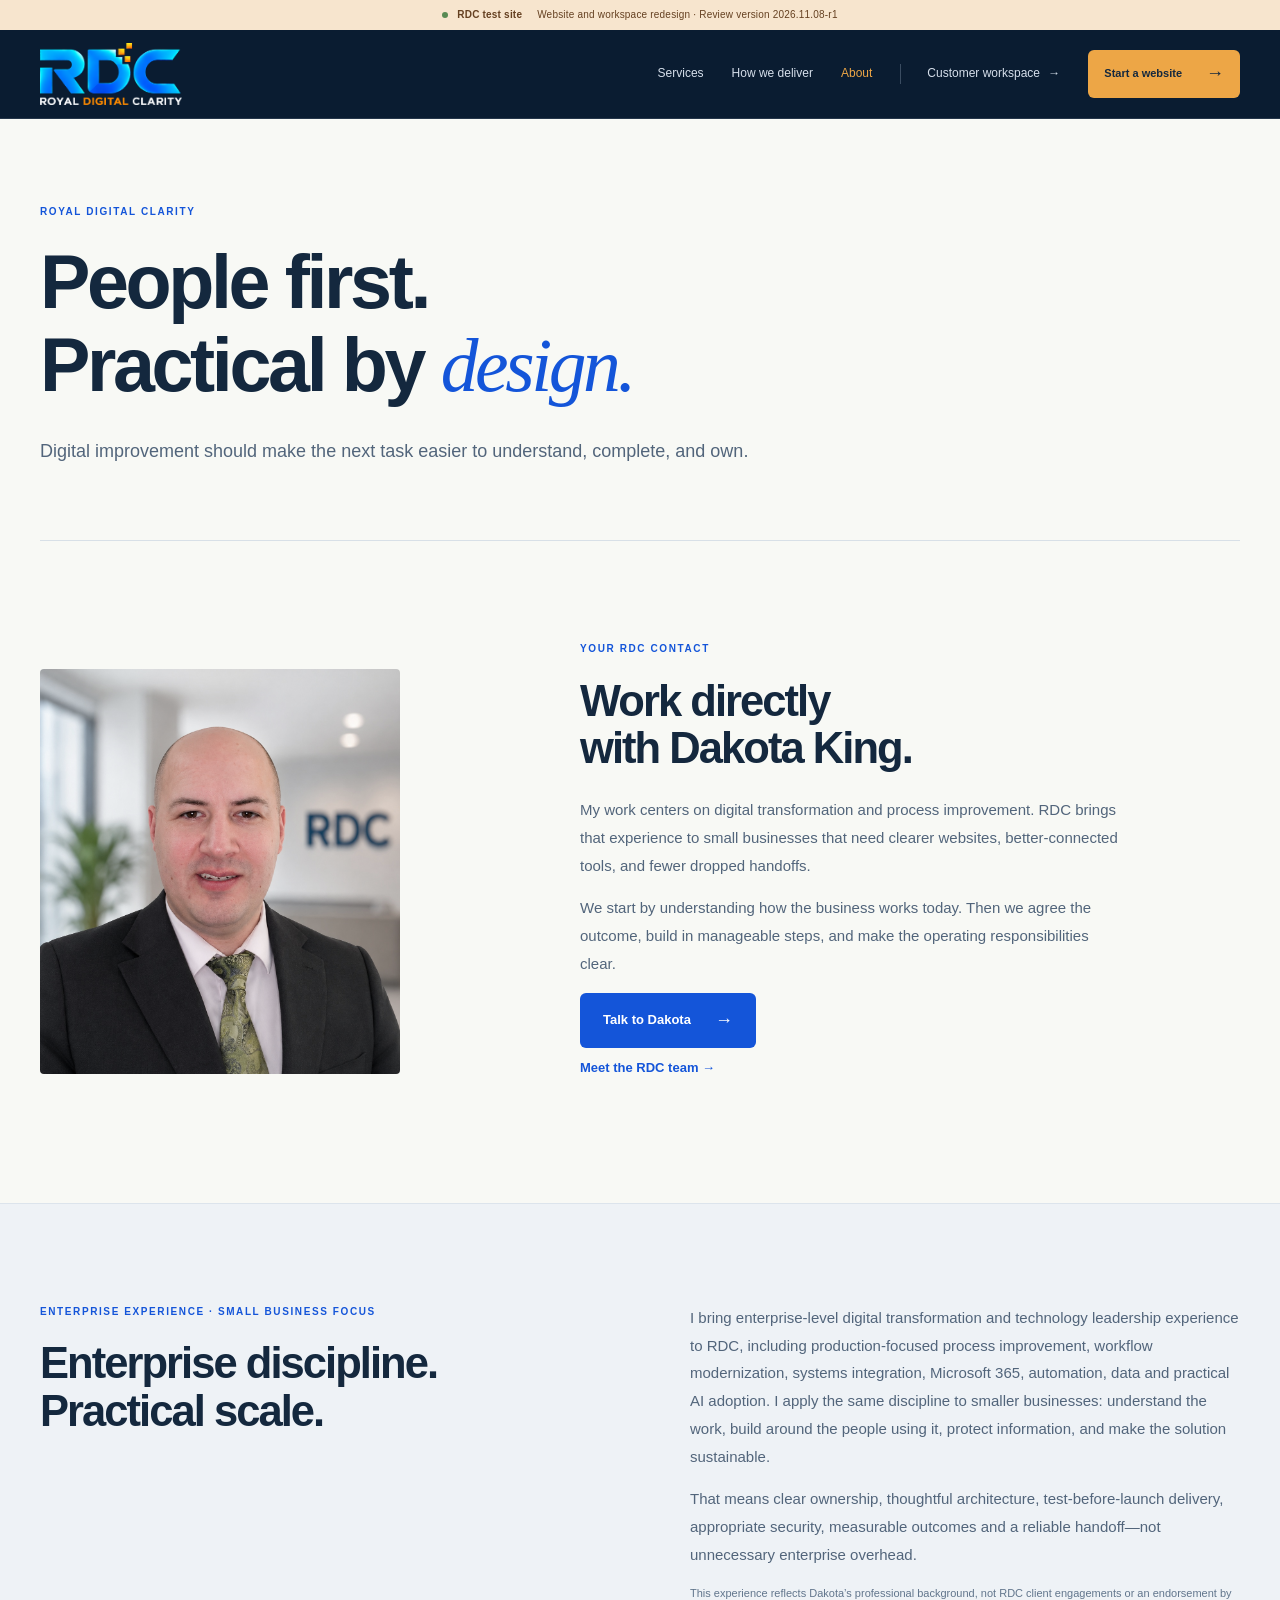
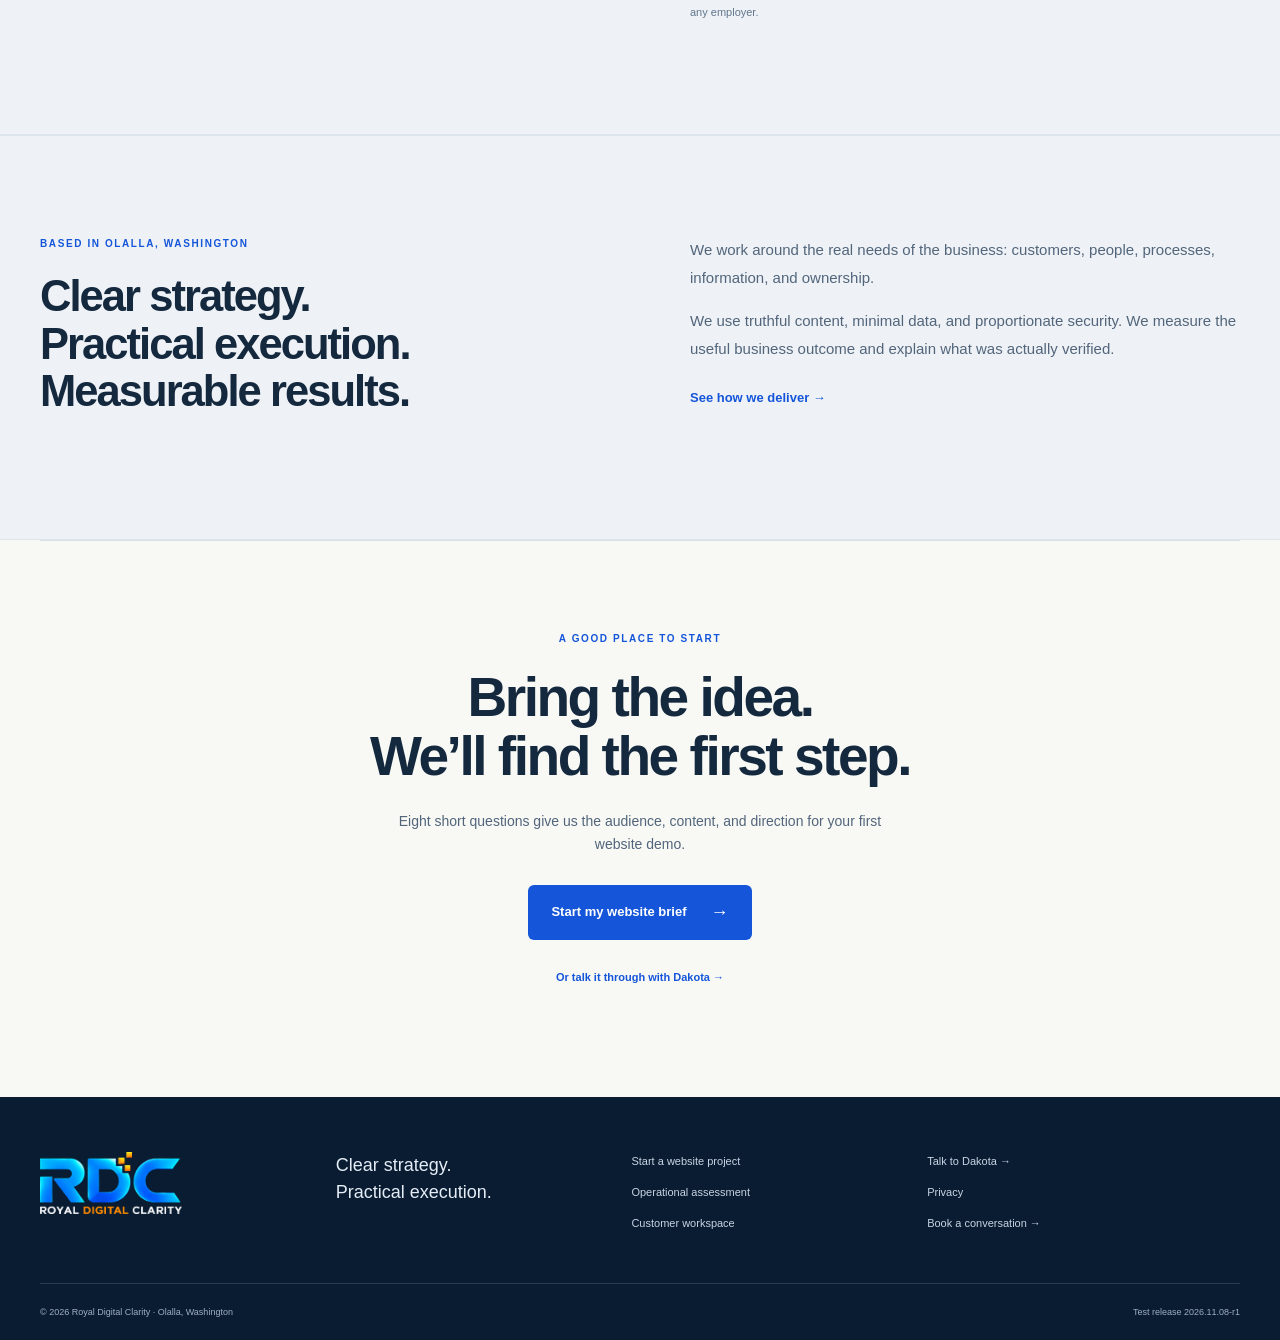
<file: about.html>
<!doctype html><html lang="en"><head><meta charset="utf-8"><meta name="viewport" content="width=device-width,initial-scale=1"><title>About Dakota and Royal Digital Clarity | Royal Digital Clarity</title><meta name="description" content="Work directly with Dakota King on practical websites, processes, and digital transformation for small businesses."><meta name="robots" content="noindex, nofollow"><link rel="canonical" href="https://test.royaldigitalclarity.com/about.html"><meta property="og:title" content="About Dakota and Royal Digital Clarity | RDC"><meta property="og:description" content="Work directly with Dakota King on practical websites, processes, and digital transformation for small businesses."><meta property="og:type" content="website"><link rel="icon" href="/assets/rdc-pixel-d.svg" type="image/svg+xml"><link rel="stylesheet" href="/redesign.css"></head><body><a class="skip-link" href="#main">Skip to content</a><div class="test-banner"><span class="status-dot"></span> RDC test site <span>Website and workspace redesign · Review version 2026.11.08-r1</span></div><header class="site-header"><div class="shell nav"><a class="brand" href="/"><img src="/assets/rdc-logo-luminous.png" alt="Royal Digital Clarity" width="170" height="62"></a><button class="menu-toggle" aria-label="Open navigation" aria-expanded="false" aria-controls="main-nav">Menu <span>☰</span></button><nav id="main-nav" aria-label="Main navigation"><a href="services.html">Services</a><a href="workflow.html">How we deliver</a><a href="about.html" aria-current="page">About</a><a class="portal-link" href="/portal/">Customer workspace <span>→</span></a><a class="button primary small" href="/website-intake.html">Start a website <span>→</span></a></nav></div></header><main id="main"><section class="page-hero shell"><p class="eyebrow">ROYAL DIGITAL CLARITY</p><h1>People first.<br>Practical by <em>design.</em></h1><p>Digital improvement should make the next task easier to understand, complete, and own.</p></section><section class="section shell about-strip"><img src="/assets/dakota-king.jpg" alt="Dakota King, founder of Royal Digital Clarity" width="330" height="390"><div><p class="eyebrow">YOUR RDC CONTACT</p><h2>Work directly<br>with Dakota King.</h2><p>My work centers on digital transformation and process improvement. RDC brings that experience to small businesses that need clearer websites, better-connected tools, and fewer dropped handoffs.</p><p>We start by understanding how the business works today. Then we agree the outcome, build in manageable steps, and make the operating responsibilities clear.</p><a class="button primary" href="mailto:dakota@royaldigitalclarity.com">Talk to Dakota <span>→</span></a><p><a class="text-link" href="/connect/">Meet the RDC team →</a></p></div></section><section class="section surface"><div class="shell split"><div><p class="eyebrow">ENTERPRISE EXPERIENCE · SMALL BUSINESS FOCUS</p><h2>Enterprise discipline.<br>Practical scale.</h2></div><div><p>I bring enterprise-level digital transformation and technology leadership experience to RDC, including production-focused process improvement, workflow modernization, systems integration, Microsoft 365, automation, data and practical AI adoption. I apply the same discipline to smaller businesses: understand the work, build around the people using it, protect information, and make the solution sustainable.</p><p>That means clear ownership, thoughtful architecture, test-before-launch delivery, appropriate security, measurable outcomes and a reliable handoff—not unnecessary enterprise overhead.</p><p class="fine-print">This experience reflects Dakota’s professional background, not RDC client engagements or an endorsement by any employer.</p></div></div></section><section class="section surface"><div class="shell split"><div><p class="eyebrow">BASED IN OLALLA, WASHINGTON</p><h2>Clear strategy.<br>Practical execution.<br>Measurable results.</h2></div><div><p>We work around the real needs of the business: customers, people, processes, information, and ownership.</p><p>We use truthful content, minimal data, and proportionate security. We measure the useful business outcome and explain what was actually verified.</p><a class="text-link" href="/workflow.html">See how we deliver →</a></div></div></section><section class="closing shell"><p class="eyebrow">A GOOD PLACE TO START</p><h2>Bring the idea.<br>We’ll find the first step.</h2><p>Eight short questions give us the audience, content, and direction for your first website demo.</p><a class="button primary" href="/website-intake.html">Start my website brief <span>→</span></a><a class="text-link" href="mailto:dakota@royaldigitalclarity.com">Or talk it through with Dakota →</a></section></main><footer class="site-footer"><div class="shell footer-main"><a class="brand" href="/"><img src="/assets/rdc-logo-luminous.png" alt="Royal Digital Clarity" width="170" height="62"></a><p>Clear strategy.<br>Practical execution.</p><div><a href="/website-intake.html">Start a website project</a><a href="/questionnaire.html">Operational assessment</a><a href="/portal/">Customer workspace</a></div><div><a href="mailto:dakota@royaldigitalclarity.com">Talk to Dakota →</a><a href="/privacy.html">Privacy</a><a href="https://outlook.office.com/book/RDC@royaldigitalclarity.onmicrosoft.com/?ismsaljsauthenabled">Book a conversation →</a></div></div><div class="shell footer-bottom"><span>© <span id="year">2026</span> Royal Digital Clarity · Olalla, Washington</span><span>Test release 2026.11.08-r1</span></div></footer><script src="/redesign.js" defer></script></body></html>
</file>
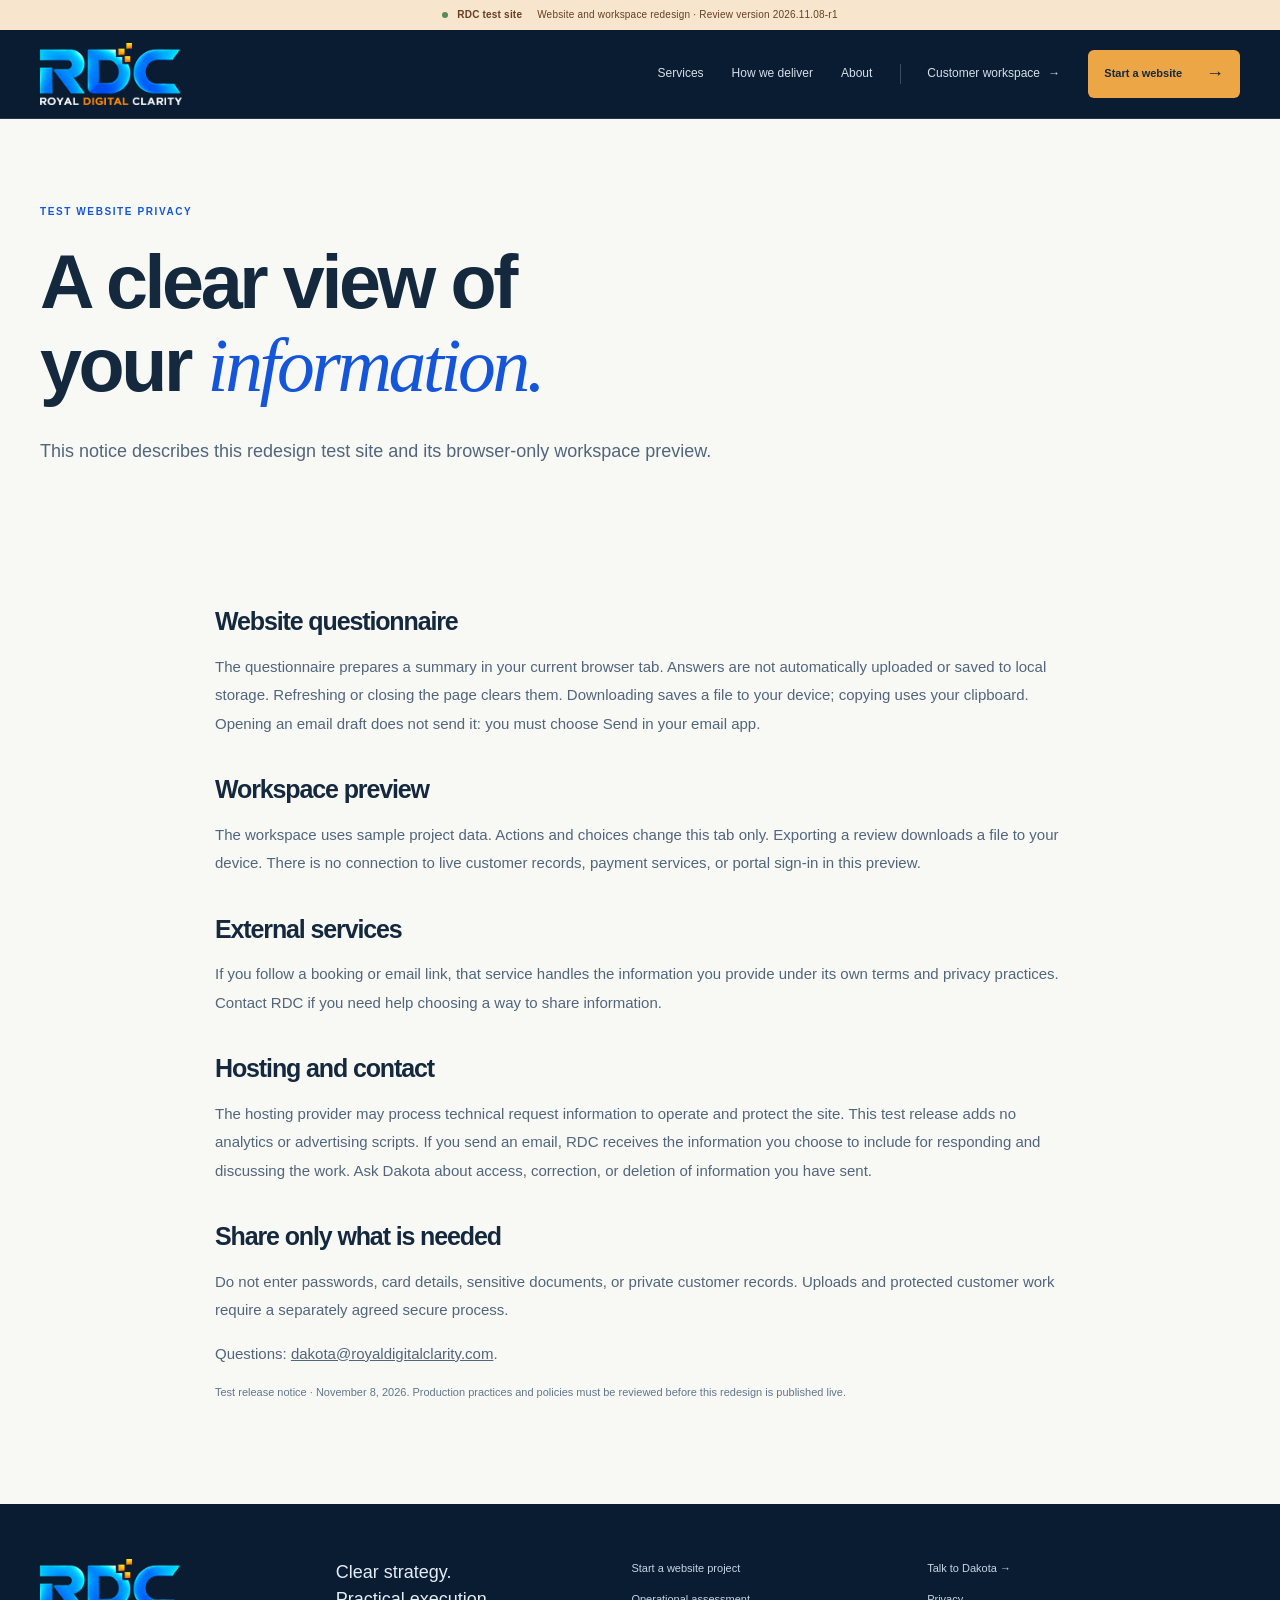
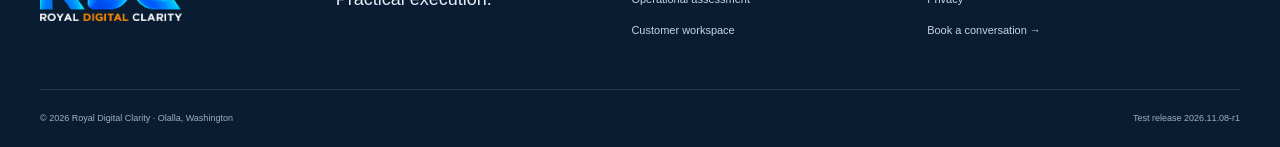
<file: privacy.html>
<!doctype html><html lang="en"><head><meta charset="utf-8"><meta name="viewport" content="width=device-width,initial-scale=1"><title>Privacy for the RDC test website | Royal Digital Clarity</title><meta name="description" content="How the RDC test questionnaire and sample workspace handle information, downloads, email drafts, and external booking links."><meta name="robots" content="noindex, nofollow"><link rel="canonical" href="https://test.royaldigitalclarity.com/privacy.html"><meta property="og:title" content="Privacy for the RDC test website | RDC"><meta property="og:description" content="How the RDC test questionnaire and sample workspace handle information, downloads, email drafts, and external booking links."><meta property="og:type" content="website"><link rel="icon" href="/assets/rdc-pixel-d.svg" type="image/svg+xml"><link rel="stylesheet" href="/redesign.css"></head><body><a class="skip-link" href="#main">Skip to content</a><div class="test-banner"><span class="status-dot"></span> RDC test site <span>Website and workspace redesign · Review version 2026.11.08-r1</span></div><header class="site-header"><div class="shell nav"><a class="brand" href="/"><img src="/assets/rdc-logo-luminous.png" alt="Royal Digital Clarity" width="170" height="62"></a><button class="menu-toggle" aria-label="Open navigation" aria-expanded="false" aria-controls="main-nav">Menu <span>☰</span></button><nav id="main-nav" aria-label="Main navigation"><a href="services.html">Services</a><a href="workflow.html">How we deliver</a><a href="about.html">About</a><a class="portal-link" href="/portal/">Customer workspace <span>→</span></a><a class="button primary small" href="/website-intake.html">Start a website <span>→</span></a></nav></div></header><main id="main"><section class="page-hero shell"><p class="eyebrow">TEST WEBSITE PRIVACY</p><h1>A clear view of<br>your <em>information.</em></h1><p>This notice describes this redesign test site and its browser-only workspace preview.</p></section><section class="prose shell"><h2>Website questionnaire</h2><p>The questionnaire prepares a summary in your current browser tab. Answers are not automatically uploaded or saved to local storage. Refreshing or closing the page clears them. Downloading saves a file to your device; copying uses your clipboard. Opening an email draft does not send it: you must choose Send in your email app.</p><h2>Workspace preview</h2><p>The workspace uses sample project data. Actions and choices change this tab only. Exporting a review downloads a file to your device. There is no connection to live customer records, payment services, or portal sign-in in this preview.</p><h2>External services</h2><p>If you follow a booking or email link, that service handles the information you provide under its own terms and privacy practices. Contact RDC if you need help choosing a way to share information.</p><h2>Hosting and contact</h2><p>The hosting provider may process technical request information to operate and protect the site. This test release adds no analytics or advertising scripts. If you send an email, RDC receives the information you choose to include for responding and discussing the work. Ask Dakota about access, correction, or deletion of information you have sent.</p><h2>Share only what is needed</h2><p>Do not enter passwords, card details, sensitive documents, or private customer records. Uploads and protected customer work require a separately agreed secure process.</p><p>Questions: <a href="mailto:dakota@royaldigitalclarity.com">dakota@royaldigitalclarity.com</a>.</p><p class="fine-print">Test release notice · November 8, 2026. Production practices and policies must be reviewed before this redesign is published live.</p></section></main><footer class="site-footer"><div class="shell footer-main"><a class="brand" href="/"><img src="/assets/rdc-logo-luminous.png" alt="Royal Digital Clarity" width="170" height="62"></a><p>Clear strategy.<br>Practical execution.</p><div><a href="/website-intake.html">Start a website project</a><a href="/questionnaire.html">Operational assessment</a><a href="/portal/">Customer workspace</a></div><div><a href="mailto:dakota@royaldigitalclarity.com">Talk to Dakota →</a><a href="/privacy.html">Privacy</a><a href="https://outlook.office.com/book/RDC@royaldigitalclarity.onmicrosoft.com/?ismsaljsauthenabled">Book a conversation →</a></div></div><div class="shell footer-bottom"><span>© <span id="year">2026</span> Royal Digital Clarity · Olalla, Washington</span><span>Test release 2026.11.08-r1</span></div></footer><script src="/redesign.js" defer></script></body></html>
</file>
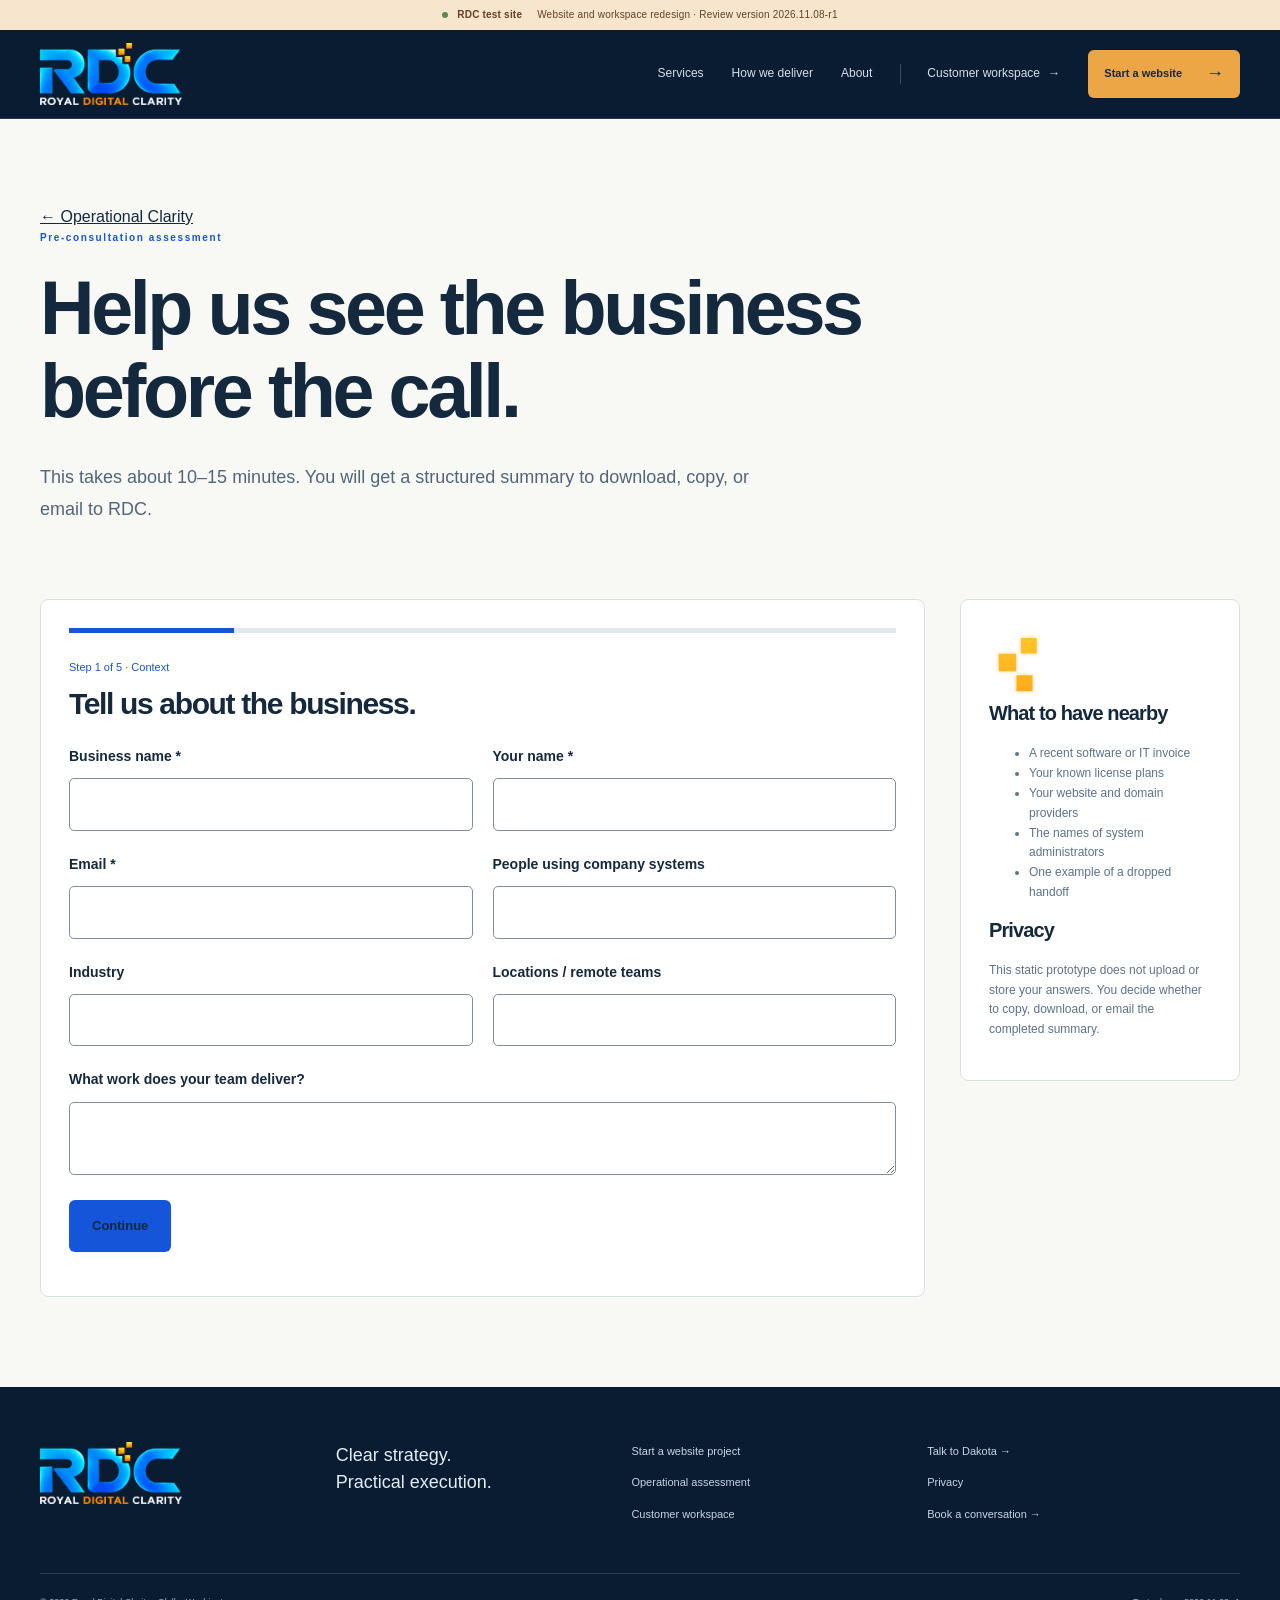
<file: questionnaire.html>
<!doctype html><html lang="en"><head><meta charset="utf-8"><meta name="viewport" content="width=device-width,initial-scale=1"><title>Operational assessment | Royal Digital Clarity</title><meta name="description" content="A practical assessment of your current tools, ownership, handoffs, and required outcome."><meta name="robots" content="noindex, nofollow"><link rel="canonical" href="https://test.royaldigitalclarity.com/questionnaire.html"><meta property="og:title" content="Operational assessment | RDC"><meta property="og:description" content="A practical assessment of your current tools, ownership, handoffs, and required outcome."><meta property="og:type" content="website"><link rel="icon" href="/assets/rdc-pixel-d.svg" type="image/svg+xml"><link rel="stylesheet" href="/redesign.css"><script src="/script.js" defer></script></head><body><a class="skip-link" href="#main">Skip to content</a><div class="test-banner"><span class="status-dot"></span> RDC test site <span>Website and workspace redesign · Review version 2026.11.08-r1</span></div><header class="site-header"><div class="shell nav"><a class="brand" href="/"><img src="/assets/rdc-logo-luminous.png" alt="Royal Digital Clarity" width="170" height="62"></a><button class="menu-toggle" aria-label="Open navigation" aria-expanded="false" aria-controls="main-nav">Menu <span>☰</span></button><nav id="main-nav" aria-label="Main navigation"><a href="services.html">Services</a><a href="workflow.html">How we deliver</a><a href="about.html">About</a><a class="portal-link" href="/portal/">Customer workspace <span>→</span></a><a class="button primary small" href="/website-intake.html">Start a website <span>→</span></a></nav></div></header><main id="main"><div class="legacy-assessment"><section class="page-hero shell"><a class="crumb" href="index.html">← Operational Clarity</a><p class="eyebrow">Pre-consultation assessment</p><h1>Help us see the business before the call.</h1><p class="lede">This takes about 10–15 minutes. You will get a structured summary to download, copy, or email to RDC.</p></section>
<section class="assessment-wrap shell">
  <form id="assessment" class="assessment-card" novalidate>
    <div class="progress" aria-label="Assessment progress"><span id="progress-bar" style="width:20%"></span></div>
    <section class="form-step active" data-step="0"><p class="step-label">Step 1 of 5 · Context</p><h2>Tell us about the business.</h2><div class="question-grid">
      <div class="field"><label for="business">Business name *</label><input id="business" name="business" required></div>
      <div class="field"><label for="name">Your name *</label><input id="name" name="name" required></div>
      <div class="field"><label for="email">Email *</label><input id="email" name="email" type="email" required></div>
      <div class="field"><label for="employees">People using company systems</label><input id="employees" name="employees" type="number" min="1"></div>
      <div class="field"><label for="industry">Industry</label><input id="industry" name="industry"></div>
      <div class="field"><label for="locations">Locations / remote teams</label><input id="locations" name="locations"></div>
      <div class="field full"><label for="work">What work does your team deliver?</label><textarea id="work" name="work"></textarea></div>
    </div></section>
    <section class="form-step" data-step="1"><p class="step-label">Step 2 of 5 · Systems and cost</p><h2>What are you paying for?</h2><p class="group-label">Select everything used today.</p><div class="choice-grid">
      <label class="choice"><input type="checkbox" name="systems" value="Microsoft 365"> Microsoft 365</label><label class="choice"><input type="checkbox" name="systems" value="Google Workspace"> Google Workspace</label><label class="choice"><input type="checkbox" name="systems" value="GoDaddy email"> GoDaddy email</label><label class="choice"><input type="checkbox" name="systems" value="QuickBooks"> QuickBooks</label><label class="choice"><input type="checkbox" name="systems" value="CRM / job system"> CRM / job system</label><label class="choice"><input type="checkbox" name="systems" value="Dropbox / Box"> Dropbox / Box</label><label class="choice"><input type="checkbox" name="systems" value="Website platform"> Website platform</label><label class="choice"><input type="checkbox" name="systems" value="Phone / SMS"> Phone / SMS</label><label class="choice"><input type="checkbox" name="systems" value="Spreadsheets"> Spreadsheets</label><label class="choice"><input type="checkbox" name="systems" value="Other"> Other</label>
    </div><div class="question-grid" style="margin-top:22px">
      <div class="field full"><label for="plans">Known products, plans, and number of licenses</label><textarea id="plans" name="plans" placeholder="Example: Microsoft 365 Business Standard — 8 licenses"></textarea></div>
      <div class="field"><label for="spend">Estimated monthly technology spend</label><input id="spend" name="spend" placeholder="$"></div>
      <div class="field"><label for="unused">Features you pay for but may not use</label><input id="unused" name="unused"></div>
      <div class="field full"><label for="invoices">Optional invoices or screenshots</label><input id="invoices" name="invoices" type="file" multiple accept=".pdf,.png,.jpg,.jpeg"><span class="help">Files stay on this device in this prototype. Their filenames appear in your summary; attach the actual files separately when emailing RDC.</span></div>
    </div></section>
    <section class="form-step" data-step="2"><p class="step-label">Step 3 of 5 · Ownership</p><h2>Who controls the keys?</h2><div class="question-grid">
      <div class="field"><label for="admins">Who is your Microsoft / Google administrator?</label><input id="admins" name="admins"></div>
      <div class="field"><label for="it">Who provides IT support?</label><input id="it" name="it"></div>
      <div class="field"><label for="website">Who maintains the website, and on what platform?</label><input id="website" name="website"></div>
      <div class="field"><label for="domain">Who controls the domain and DNS?</label><input id="domain" name="domain"></div>
      <div class="field"><label for="billing">Who owns vendor billing and renewals?</label><input id="billing" name="billing"></div>
      <div class="field"><label for="departed">Do former employees or vendors still have access?</label><select id="departed" name="departed"><option value="">Unsure</option><option>No</option><option>Possibly</option><option>Yes</option></select></div>
      <div class="field full"><p class="group-label">Select known concerns.</p><div class="choice-grid"><label class="choice"><input type="checkbox" name="risks" value="No MFA"> No MFA</label><label class="choice"><input type="checkbox" name="risks" value="Shared accounts"> Shared accounts</label><label class="choice"><input type="checkbox" name="risks" value="Unknown global admin"> Unknown global admin</label><label class="choice"><input type="checkbox" name="risks" value="Old vendor access"> Old vendor access</label><label class="choice"><input type="checkbox" name="risks" value="No backup plan"> No backup plan</label><label class="choice"><input type="checkbox" name="risks" value="None known"> None known</label></div></div>
    </div></section>
    <section class="form-step" data-step="3"><p class="step-label">Step 4 of 5 · Workflow</p><h2>Where does work slow down or disappear?</h2><div class="question-grid">
      <div class="field full"><label for="intake">How does new work enter the business?</label><textarea id="intake" name="intake" placeholder="Calls, web form, email, referral, walk-in..."></textarea></div>
      <div class="field full"><label for="scheduling">How is work assigned and scheduled?</label><textarea id="scheduling" name="scheduling"></textarea></div>
      <div class="field full"><label for="handoffs">Which handoffs are most likely to fail?</label><textarea id="handoffs" name="handoffs"></textarea></div>
      <div class="field"><label for="duplicate">Where is information entered more than once?</label><textarea id="duplicate" name="duplicate"></textarea></div>
      <div class="field"><label for="truth">What is the current source of truth?</label><textarea id="truth" name="truth"></textarea></div>
      <div class="field full"><label for="reporting">What question requires a meeting, phone call, or manual report to answer?</label><textarea id="reporting" name="reporting"></textarea></div>
    </div></section>
    <section class="form-step" data-step="4"><p class="step-label">Step 5 of 5 · Priority</p><h2>What would meaningful progress look like?</h2><div class="question-grid">
      <div class="field full"><label for="frustration">What is the owner or team’s biggest frustration? *</label><textarea id="frustration" name="frustration" required></textarea></div>
      <div class="field full"><label for="outcome">What must be better 90 days from now? *</label><textarea id="outcome" name="outcome" required></textarea></div>
      <div class="field"><label for="deadline">Is there a deadline or triggering event?</label><input id="deadline" name="deadline"></div>
      <div class="field"><label for="budget">Investment range, if known</label><select id="budget" name="budget"><option value="">Not sure yet</option><option>Under $2,500</option><option>$2,500–$7,500</option><option>$7,500–$15,000</option><option>$15,000+</option></select></div>
      <div class="field full"><label for="notes">Anything else RDC should know?</label><textarea id="notes" name="notes"></textarea></div>
    </div><p class="form-note">Do not enter passwords, API keys, recovery codes, or confidential customer data.</p></section>
    <div class="form-actions"><button id="back" class="button secondary" type="button" hidden>Back</button><button id="next" class="button primary" type="button">Continue</button></div><p id="form-status" class="status" role="status"></p>
  </form>
  <aside class="aside-card"><img src="assets/rdc-clarity-pixels.svg" alt="" width="60"><h3>What to have nearby</h3><ul><li>A recent software or IT invoice</li><li>Your known license plans</li><li>Your website and domain providers</li><li>The names of system administrators</li><li>One example of a dropped handoff</li></ul><h3>Privacy</h3><p>This static prototype does not upload or store your answers. You decide whether to copy, download, or email the completed summary.</p></aside>
  <section id="results" class="result-card" aria-live="polite"><p class="eyebrow">Your directional clarity snapshot</p><h2>You now have a better starting point.</h2><p>These scores organize the conversation; they are not an audit or security certification.</p><div class="score-grid"><div class="score"><strong><span data-score="systems">0</span>/5</strong>Systems clarity</div><div class="score"><strong><span data-score="workflow">0</span>/5</strong>Workflow clarity</div><div class="score"><strong><span data-score="ownership">0</span>/5</strong>Ownership clarity</div><div class="score"><strong><span data-score="visibility">0</span>/5</strong>Visibility clarity</div></div><pre id="summary" class="summary-output"></pre><div class="result-actions"><button class="button secondary" id="copy-summary" type="button">Copy summary</button><button class="button secondary" id="download-summary" type="button">Download .txt</button><a class="button secondary" id="email-summary" href="#">Email RDC</a><a class="button primary" href="https://outlook.office.com/book/RDC@royaldigitalclarity.onmicrosoft.com/?ismsaljsauthenabled" target="_blank" rel="noopener">Book consultation</a><button class="button secondary" id="edit-answers" type="button">Edit answers</button></div><p id="result-status" class="status" role="status"></p></section>
</section></div></main><footer class="site-footer"><div class="shell footer-main"><a class="brand" href="/"><img src="/assets/rdc-logo-luminous.png" alt="Royal Digital Clarity" width="170" height="62"></a><p>Clear strategy.<br>Practical execution.</p><div><a href="/website-intake.html">Start a website project</a><a href="/questionnaire.html">Operational assessment</a><a href="/portal/">Customer workspace</a></div><div><a href="mailto:dakota@royaldigitalclarity.com">Talk to Dakota →</a><a href="/privacy.html">Privacy</a><a href="https://outlook.office.com/book/RDC@royaldigitalclarity.onmicrosoft.com/?ismsaljsauthenabled">Book a conversation →</a></div></div><div class="shell footer-bottom"><span>© <span id="year">2026</span> Royal Digital Clarity · Olalla, Washington</span><span>Test release 2026.11.08-r1</span></div></footer><script src="/redesign.js" defer></script></body></html>
</file>
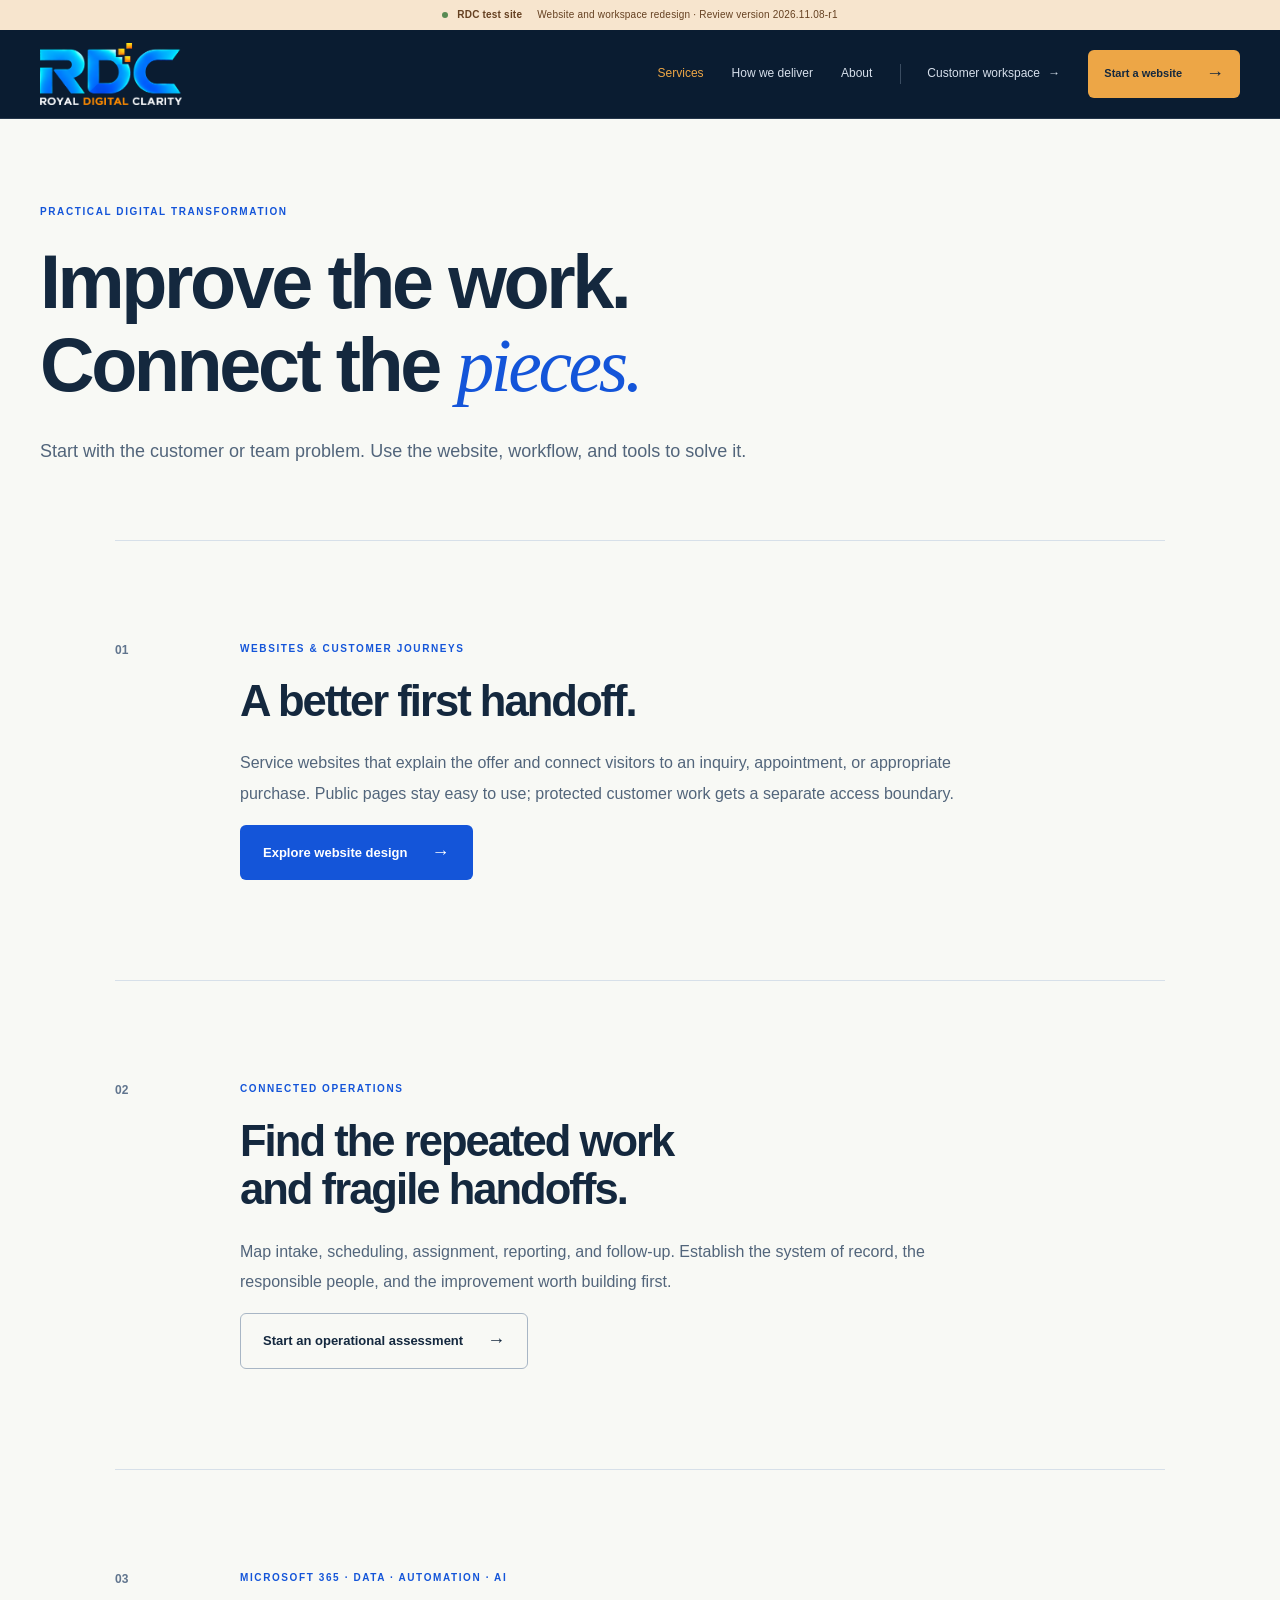
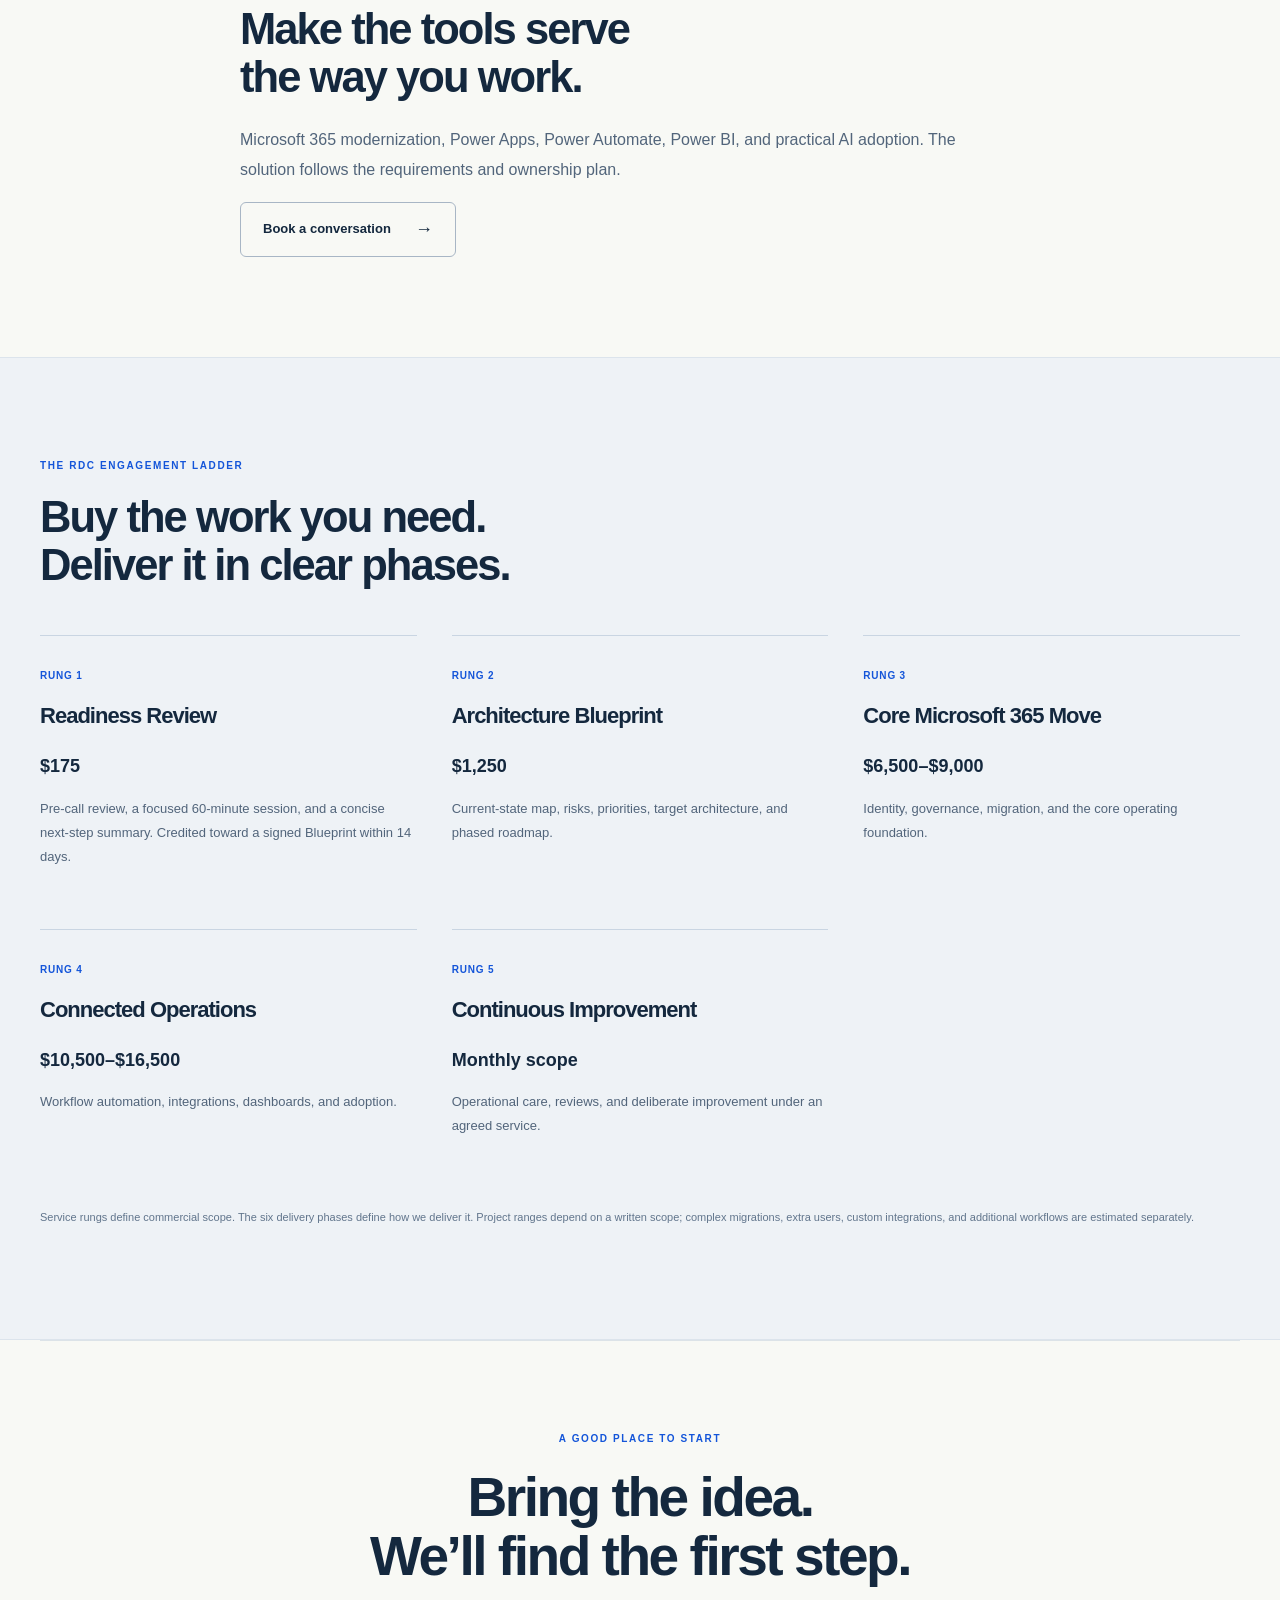
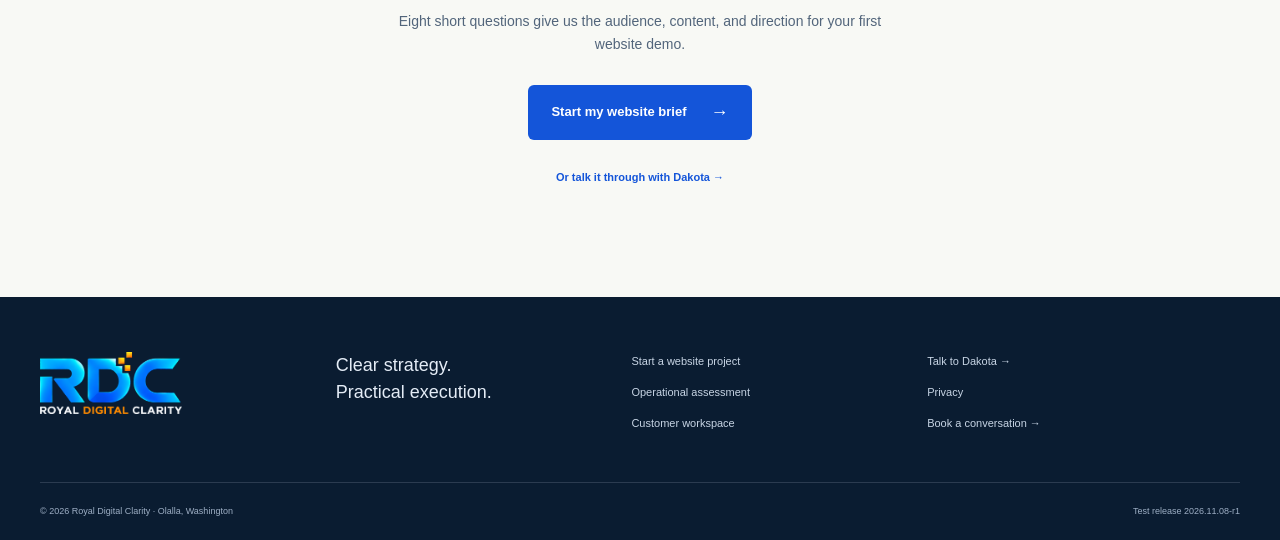
<file: services.html>
<!doctype html><html lang="en"><head><meta charset="utf-8"><meta name="viewport" content="width=device-width,initial-scale=1"><title>Websites workflows and Microsoft 365 services | Royal Digital Clarity</title><meta name="description" content="RDC helps small businesses with service websites, connected operations, Microsoft 365, automation, dashboards, and practical AI adoption."><meta name="robots" content="noindex, nofollow"><link rel="canonical" href="https://test.royaldigitalclarity.com/services.html"><meta property="og:title" content="Websites workflows and Microsoft 365 services | RDC"><meta property="og:description" content="RDC helps small businesses with service websites, connected operations, Microsoft 365, automation, dashboards, and practical AI adoption."><meta property="og:type" content="website"><link rel="icon" href="/assets/rdc-pixel-d.svg" type="image/svg+xml"><link rel="stylesheet" href="/redesign.css"></head><body><a class="skip-link" href="#main">Skip to content</a><div class="test-banner"><span class="status-dot"></span> RDC test site <span>Website and workspace redesign · Review version 2026.11.08-r1</span></div><header class="site-header"><div class="shell nav"><a class="brand" href="/"><img src="/assets/rdc-logo-luminous.png" alt="Royal Digital Clarity" width="170" height="62"></a><button class="menu-toggle" aria-label="Open navigation" aria-expanded="false" aria-controls="main-nav">Menu <span>☰</span></button><nav id="main-nav" aria-label="Main navigation"><a href="services.html" aria-current="page">Services</a><a href="workflow.html">How we deliver</a><a href="about.html">About</a><a class="portal-link" href="/portal/">Customer workspace <span>→</span></a><a class="button primary small" href="/website-intake.html">Start a website <span>→</span></a></nav></div></header><main id="main"><section class="page-hero shell"><p class="eyebrow">PRACTICAL DIGITAL TRANSFORMATION</p><h1>Improve the work.<br>Connect the <em>pieces.</em></h1><p>Start with the customer or team problem. Use the website, workflow, and tools to solve it.</p></section><section class="section shell service-detail" id="websites"><span class="row-index">01</span><div><p class="eyebrow">WEBSITES & CUSTOMER JOURNEYS</p><h2>A better first handoff.</h2><p>Service websites that explain the offer and connect visitors to an inquiry, appointment, or appropriate purchase. Public pages stay easy to use; protected customer work gets a separate access boundary.</p><a class="button primary" href="/website-lift.html">Explore website design <span>→</span></a></div></section><section class="section shell service-detail" id="operations"><span class="row-index">02</span><div><p class="eyebrow">CONNECTED OPERATIONS</p><h2>Find the repeated work<br>and fragile handoffs.</h2><p>Map intake, scheduling, assignment, reporting, and follow-up. Establish the system of record, the responsible people, and the improvement worth building first.</p><a class="button secondary" href="/questionnaire.html">Start an operational assessment <span>→</span></a></div></section><section class="section shell service-detail" id="microsoft"><span class="row-index">03</span><div><p class="eyebrow">MICROSOFT 365 · DATA · AUTOMATION · AI</p><h2>Make the tools serve<br>the way you work.</h2><p>Microsoft 365 modernization, Power Apps, Power Automate, Power BI, and practical AI adoption. The solution follows the requirements and ownership plan.</p><a class="button secondary" href="https://outlook.office.com/book/RDC@royaldigitalclarity.onmicrosoft.com/?ismsaljsauthenabled">Book a conversation <span>→</span></a></div></section><section class="section surface"><div class="shell"><p class="eyebrow">THE RDC ENGAGEMENT LADDER</p><h2>Buy the work you need.<br>Deliver it in clear phases.</h2><div class="rung-list"><article><span>RUNG 1</span><h3>Readiness Review</h3><strong>$175</strong><p>Pre-call review, a focused 60-minute session, and a concise next-step summary. Credited toward a signed Blueprint within 14 days.</p></article><article><span>RUNG 2</span><h3>Architecture Blueprint</h3><strong>$1,250</strong><p>Current-state map, risks, priorities, target architecture, and phased roadmap.</p></article><article><span>RUNG 3</span><h3>Core Microsoft 365 Move</h3><strong>$6,500–$9,000</strong><p>Identity, governance, migration, and the core operating foundation.</p></article><article><span>RUNG 4</span><h3>Connected Operations</h3><strong>$10,500–$16,500</strong><p>Workflow automation, integrations, dashboards, and adoption.</p></article><article><span>RUNG 5</span><h3>Continuous Improvement</h3><strong>Monthly scope</strong><p>Operational care, reviews, and deliberate improvement under an agreed service.</p></article></div><p class="fine-print">Service rungs define commercial scope. The six delivery phases define how we deliver it. Project ranges depend on a written scope; complex migrations, extra users, custom integrations, and additional workflows are estimated separately.</p></div></section><section class="closing shell"><p class="eyebrow">A GOOD PLACE TO START</p><h2>Bring the idea.<br>We’ll find the first step.</h2><p>Eight short questions give us the audience, content, and direction for your first website demo.</p><a class="button primary" href="/website-intake.html">Start my website brief <span>→</span></a><a class="text-link" href="mailto:dakota@royaldigitalclarity.com">Or talk it through with Dakota →</a></section></main><footer class="site-footer"><div class="shell footer-main"><a class="brand" href="/"><img src="/assets/rdc-logo-luminous.png" alt="Royal Digital Clarity" width="170" height="62"></a><p>Clear strategy.<br>Practical execution.</p><div><a href="/website-intake.html">Start a website project</a><a href="/questionnaire.html">Operational assessment</a><a href="/portal/">Customer workspace</a></div><div><a href="mailto:dakota@royaldigitalclarity.com">Talk to Dakota →</a><a href="/privacy.html">Privacy</a><a href="https://outlook.office.com/book/RDC@royaldigitalclarity.onmicrosoft.com/?ismsaljsauthenabled">Book a conversation →</a></div></div><div class="shell footer-bottom"><span>© <span id="year">2026</span> Royal Digital Clarity · Olalla, Washington</span><span>Test release 2026.11.08-r1</span></div></footer><script src="/redesign.js" defer></script></body></html>
</file>
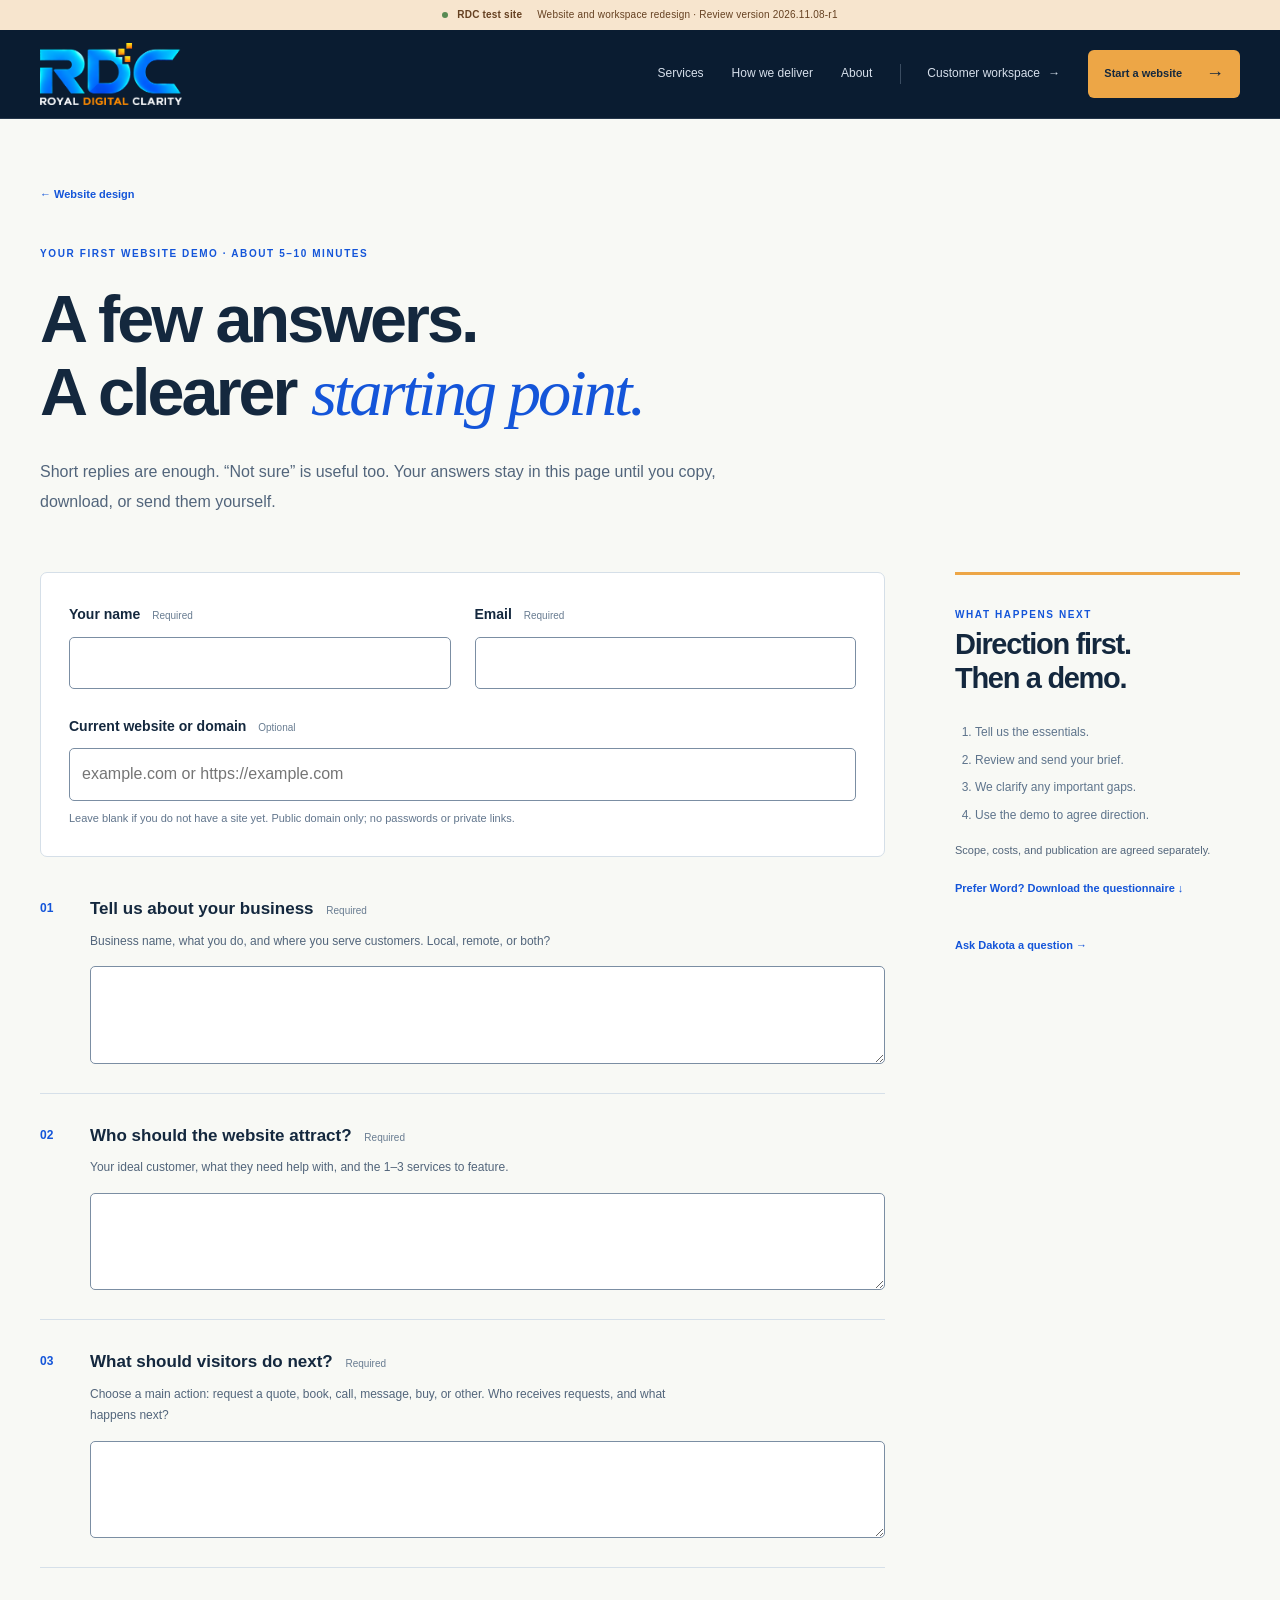
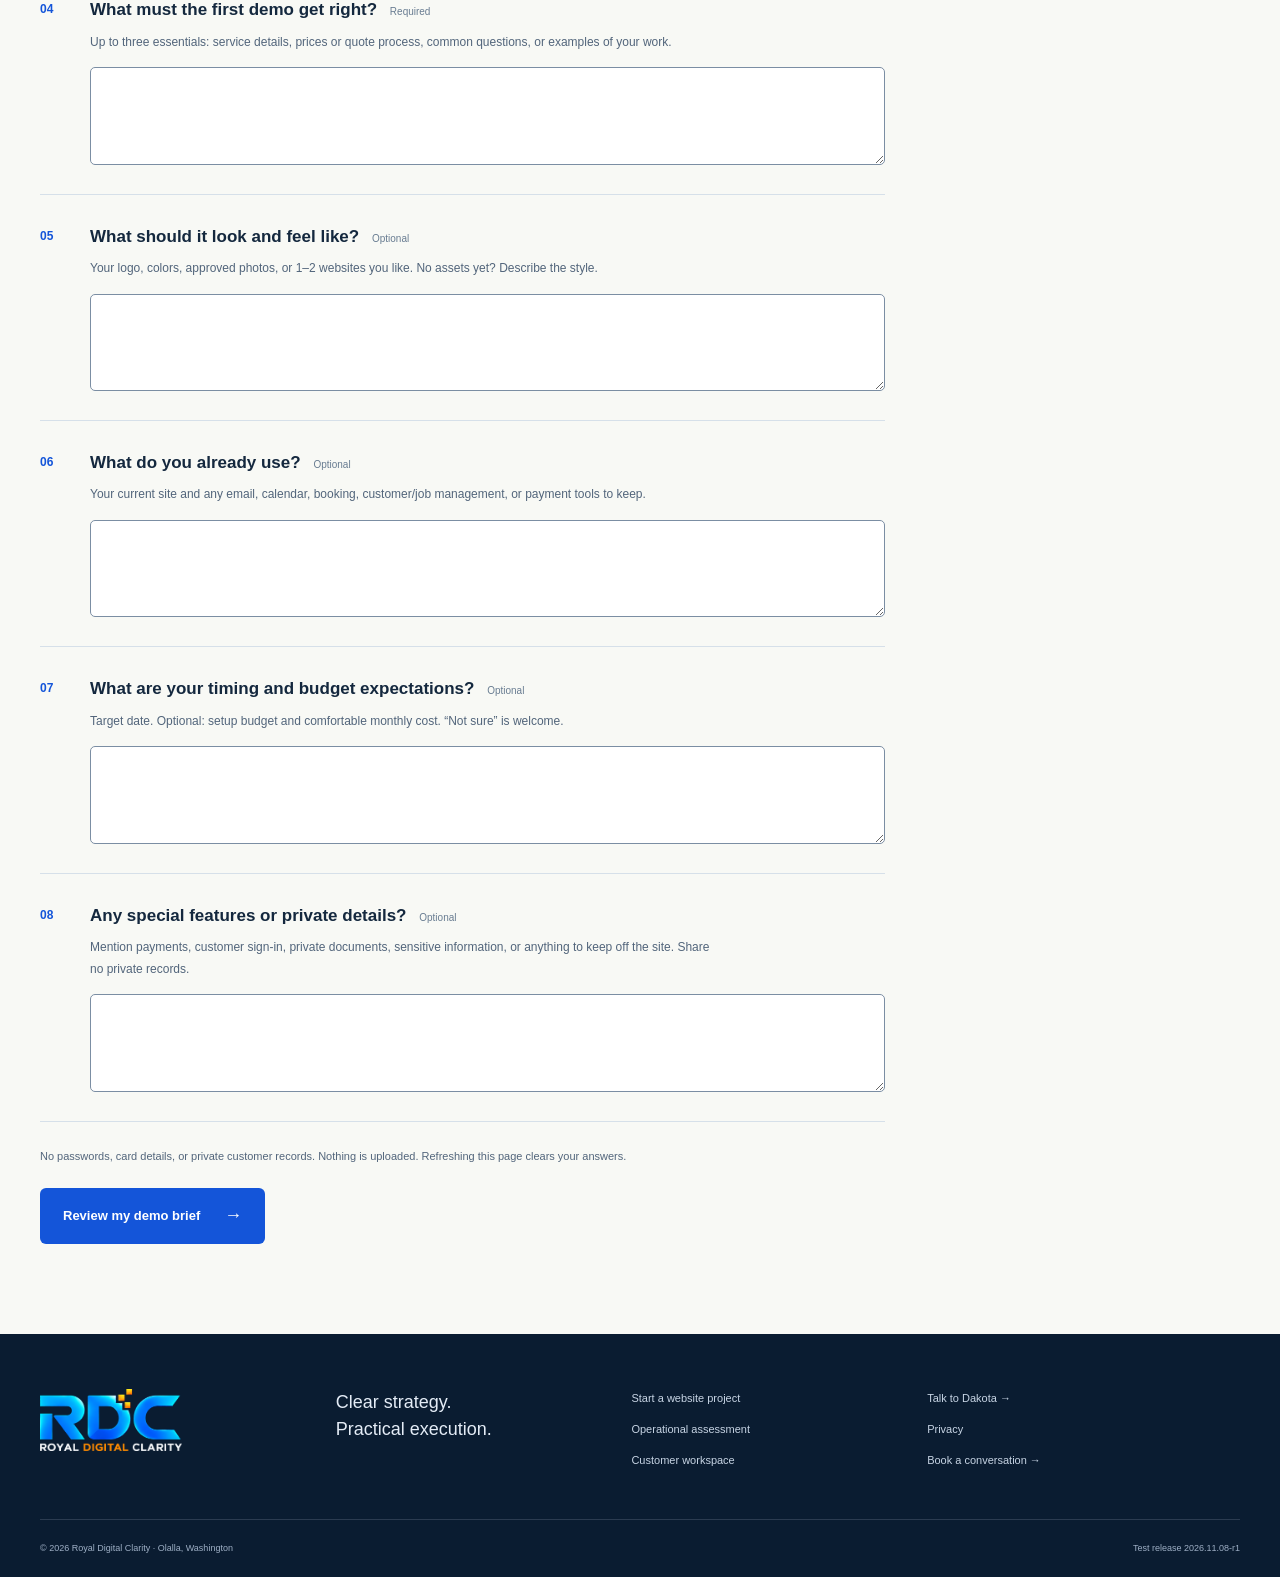
<file: website-intake.html>
<!doctype html><html lang="en"><head><meta charset="utf-8"><meta name="viewport" content="width=device-width,initial-scale=1"><title>Website demo questionnaire | Royal Digital Clarity</title><meta name="description" content="Eight short questions for a useful first website demo. Prepare a brief in your browser, review it, and choose how to send it to RDC."><meta name="robots" content="noindex, nofollow"><link rel="canonical" href="https://test.royaldigitalclarity.com/website-intake.html"><meta property="og:title" content="Website demo questionnaire | RDC"><meta property="og:description" content="Eight short questions for a useful first website demo. Prepare a brief in your browser, review it, and choose how to send it to RDC."><meta property="og:type" content="website"><link rel="icon" href="/assets/rdc-pixel-d.svg" type="image/svg+xml"><link rel="stylesheet" href="/redesign.css"><script src="/demo-brief.js" defer></script></head><body><a class="skip-link" href="#main">Skip to content</a><div class="test-banner"><span class="status-dot"></span> RDC test site <span>Website and workspace redesign · Review version 2026.11.08-r1</span></div><header class="site-header"><div class="shell nav"><a class="brand" href="/"><img src="/assets/rdc-logo-luminous.png" alt="Royal Digital Clarity" width="170" height="62"></a><button class="menu-toggle" aria-label="Open navigation" aria-expanded="false" aria-controls="main-nav">Menu <span>☰</span></button><nav id="main-nav" aria-label="Main navigation"><a href="services.html">Services</a><a href="workflow.html">How we deliver</a><a href="about.html">About</a><a class="portal-link" href="/portal/">Customer workspace <span>→</span></a><a class="button primary small" href="/website-intake.html">Start a website <span>→</span></a></nav></div></header><main id="main"><section class="intake-intro shell"><a class="text-link" href="/website-lift.html">← Website design</a><p class="eyebrow">YOUR FIRST WEBSITE DEMO · ABOUT 5–10 MINUTES</p><h1>A few answers.<br>A clearer <em>starting point.</em></h1><p>Short replies are enough. “Not sure” is useful too. Your answers stay in this page until you copy, download, or send them yourself.</p></section><section class="intake-layout shell"><form id="demo-brief" class="brief-form"><div class="form-contact"><div><label for="contact-name">Your name <span>Required</span></label><input id="contact-name" name="name" autocomplete="name" required maxlength="200"></div><div><label for="contact-email">Email <span>Required</span></label><input id="contact-email" name="email" type="email" autocomplete="email" required maxlength="320"></div><div class="form-domain"><label for="current-domain">Current website or domain <span>Optional</span></label><input id="current-domain" name="domain" type="text" inputmode="url" autocomplete="url" maxlength="500" placeholder="example.com or https://example.com" aria-describedby="domain-hint"><p id="domain-hint" class="fine-print">Leave blank if you do not have a site yet. Public domain only; no passwords or private links.</p></div></div><div class="brief-question"><span class="question-number">01</span><div><label for="q-business">Tell us about your business <span>Required</span></label><p id="hint-business">Business name, what you do, and where you serve customers. Local, remote, or both?</p><textarea id="q-business" name="business" rows="3" maxlength="2400" aria-describedby="hint-business" required></textarea></div></div><div class="brief-question"><span class="question-number">02</span><div><label for="q-audience">Who should the website attract? <span>Required</span></label><p id="hint-audience">Your ideal customer, what they need help with, and the 1–3 services to feature.</p><textarea id="q-audience" name="audience" rows="3" maxlength="2400" aria-describedby="hint-audience" required></textarea></div></div><div class="brief-question"><span class="question-number">03</span><div><label for="q-action">What should visitors do next? <span>Required</span></label><p id="hint-action">Choose a main action: request a quote, book, call, message, buy, or other. Who receives requests, and what happens next?</p><textarea id="q-action" name="action" rows="3" maxlength="2400" aria-describedby="hint-action" required></textarea></div></div><div class="brief-question"><span class="question-number">04</span><div><label for="q-essentials">What must the first demo get right? <span>Required</span></label><p id="hint-essentials">Up to three essentials: service details, prices or quote process, common questions, or examples of your work.</p><textarea id="q-essentials" name="essentials" rows="3" maxlength="2400" aria-describedby="hint-essentials" required></textarea></div></div><div class="brief-question"><span class="question-number">05</span><div><label for="q-style">What should it look and feel like? <span>Optional</span></label><p id="hint-style">Your logo, colors, approved photos, or 1–2 websites you like. No assets yet? Describe the style.</p><textarea id="q-style" name="style" rows="3" maxlength="2400" aria-describedby="hint-style" ></textarea></div></div><div class="brief-question"><span class="question-number">06</span><div><label for="q-existing">What do you already use? <span>Optional</span></label><p id="hint-existing">Your current site and any email, calendar, booking, customer/job management, or payment tools to keep.</p><textarea id="q-existing" name="existing" rows="3" maxlength="2400" aria-describedby="hint-existing" ></textarea></div></div><div class="brief-question"><span class="question-number">07</span><div><label for="q-timing">What are your timing and budget expectations? <span>Optional</span></label><p id="hint-timing">Target date. Optional: setup budget and comfortable monthly cost. “Not sure” is welcome.</p><textarea id="q-timing" name="timing" rows="3" maxlength="2400" aria-describedby="hint-timing" ></textarea></div></div><div class="brief-question"><span class="question-number">08</span><div><label for="q-privacy">Any special features or private details? <span>Optional</span></label><p id="hint-privacy">Mention payments, customer sign-in, private documents, sensitive information, or anything to keep off the site. Share no private records.</p><textarea id="q-privacy" name="privacy" rows="3" maxlength="2400" aria-describedby="hint-privacy" ></textarea></div></div><div class="form-end"><p>No passwords, card details, or private customer records. Nothing is uploaded. Refreshing this page clears your answers.</p><button class="button primary" type="submit">Review my demo brief <span>→</span></button></div></form><aside class="brief-aside"><span class="eyebrow">WHAT HAPPENS NEXT</span><h2>Direction first.<br>Then a demo.</h2><ol><li>Tell us the essentials.</li><li>Review and send your brief.</li><li>We clarify any important gaps.</li><li>Use the demo to agree direction.</li></ol><p>Scope, costs, and publication are agreed separately.</p><a class="text-link" href="/downloads/RDC-Website-Demo-Questionnaire.docx">Prefer Word? Download the questionnaire ↓</a><a class="text-link" href="mailto:dakota@royaldigitalclarity.com">Ask Dakota a question →</a></aside><section id="brief-result" class="brief-result" hidden tabindex="-1"><p class="eyebrow">READY FOR YOUR REVIEW</p><h2>Your website demo brief.</h2><p id="brief-status" role="status">This brief is on your screen. It has not been sent to RDC.</p><pre id="brief-output"></pre><div class="actions"><button class="button primary" id="download-brief" type="button">Download brief ↓</button><button class="button secondary" id="copy-brief" type="button">Copy brief</button><a class="button secondary" id="email-brief" href="mailto:dakota@royaldigitalclarity.com">Open email draft →</a><button class="text-button" id="edit-brief" type="button">Edit answers</button></div><p class="fine-print">You must press Send in your email app. For a long brief, download and attach the file so your app does not cut it short. Closing or refreshing clears this page.</p></section></section></main><footer class="site-footer"><div class="shell footer-main"><a class="brand" href="/"><img src="/assets/rdc-logo-luminous.png" alt="Royal Digital Clarity" width="170" height="62"></a><p>Clear strategy.<br>Practical execution.</p><div><a href="/website-intake.html">Start a website project</a><a href="/questionnaire.html">Operational assessment</a><a href="/portal/">Customer workspace</a></div><div><a href="mailto:dakota@royaldigitalclarity.com">Talk to Dakota →</a><a href="/privacy.html">Privacy</a><a href="https://outlook.office.com/book/RDC@royaldigitalclarity.onmicrosoft.com/?ismsaljsauthenabled">Book a conversation →</a></div></div><div class="shell footer-bottom"><span>© <span id="year">2026</span> Royal Digital Clarity · Olalla, Washington</span><span>Test release 2026.11.08-r1</span></div></footer><script src="/redesign.js" defer></script></body></html>
</file>
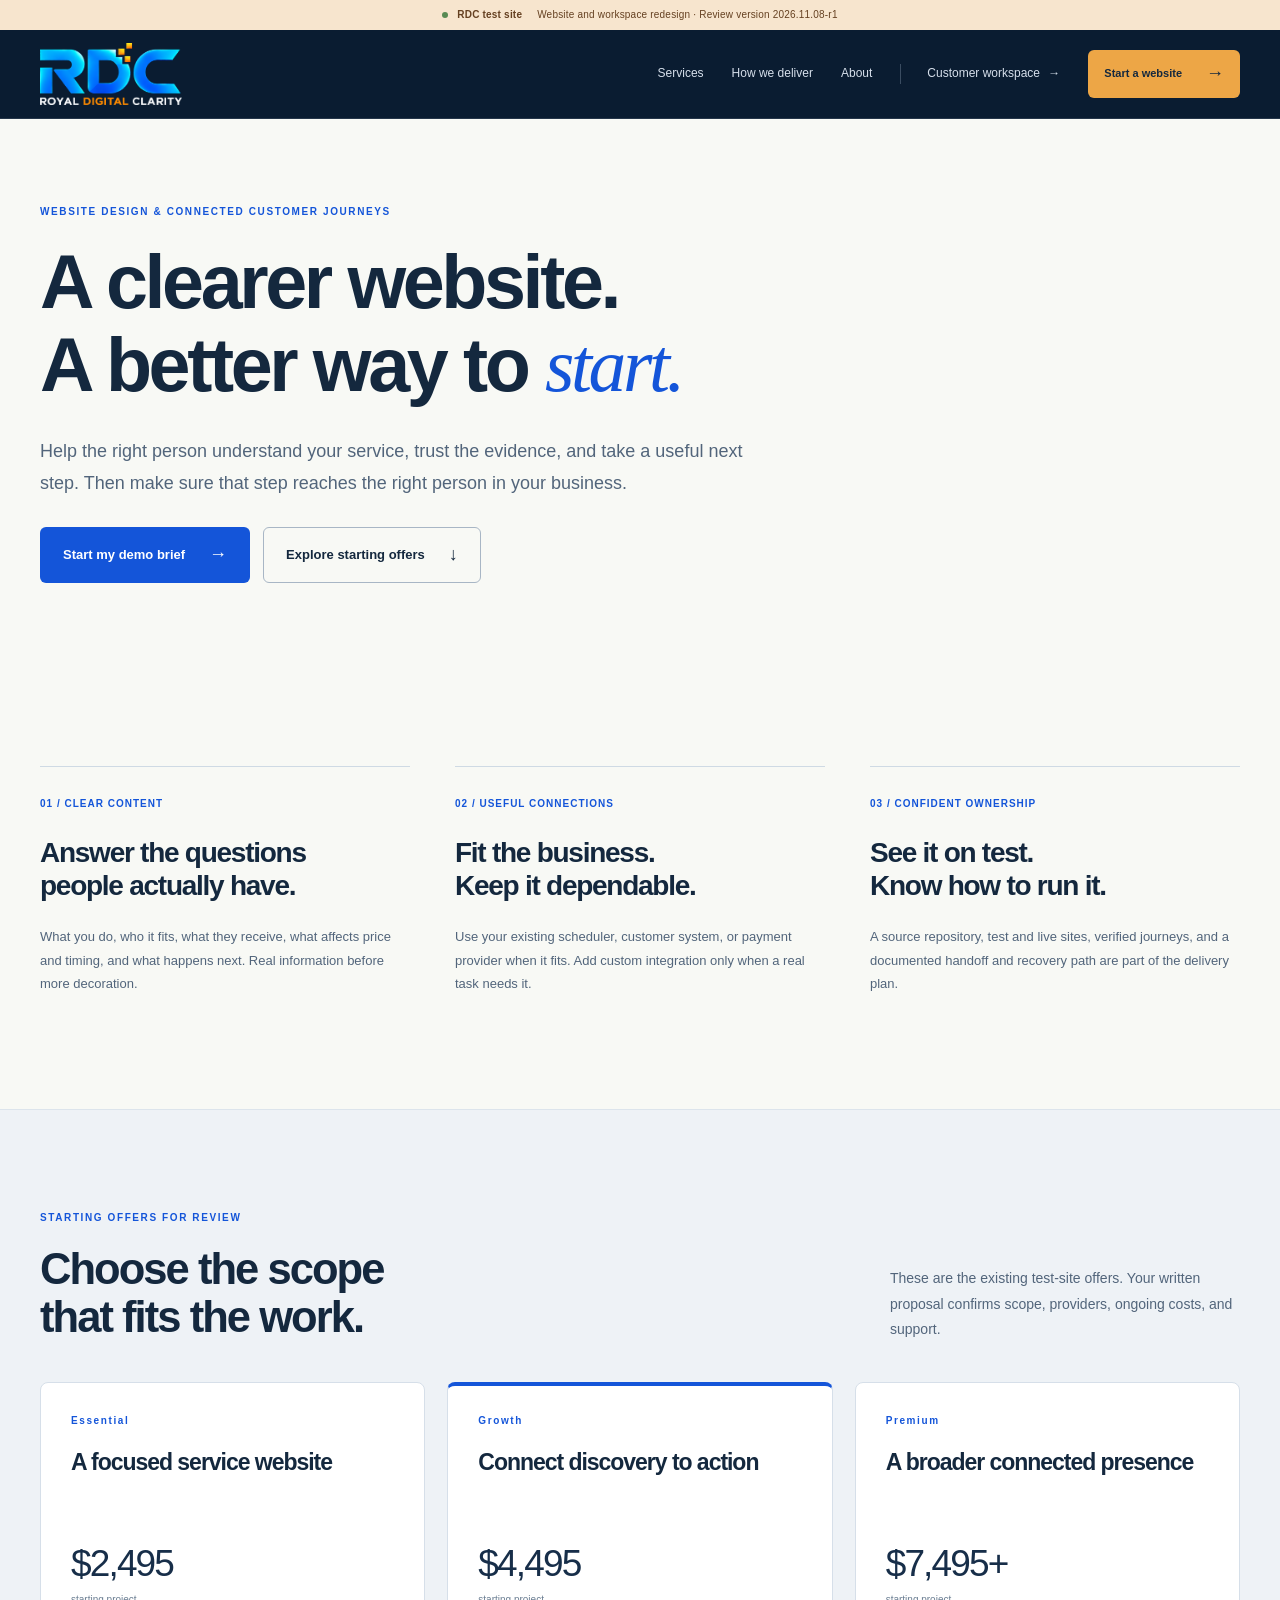
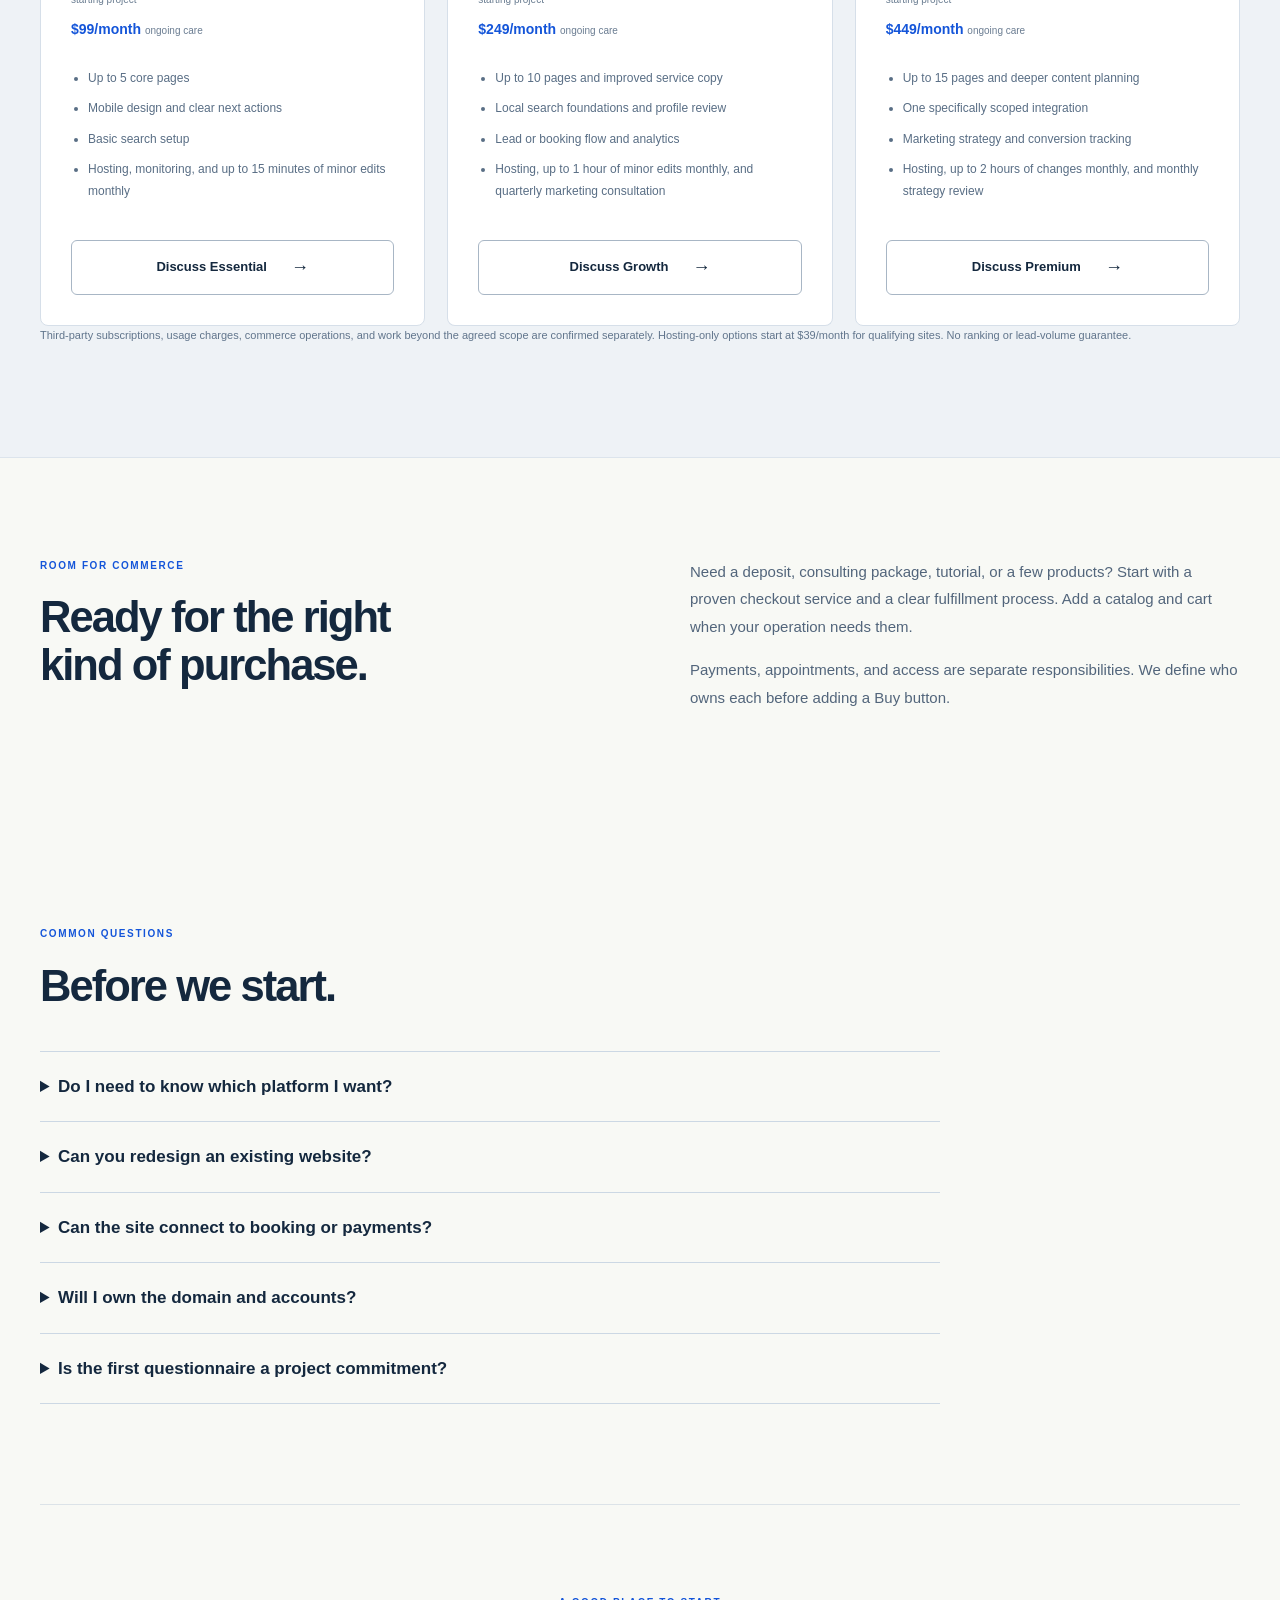
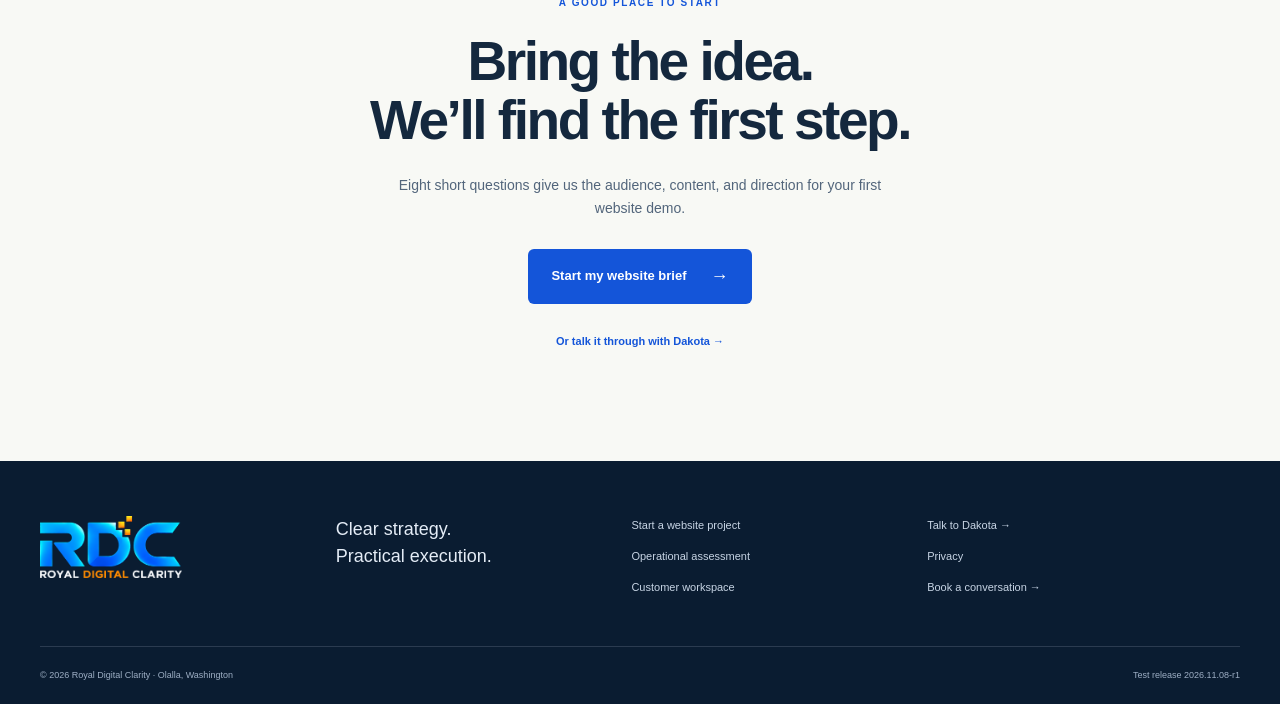
<file: website-lift.html>
<!doctype html><html lang="en"><head><meta charset="utf-8"><meta name="viewport" content="width=device-width,initial-scale=1"><title>Website design for small businesses | Royal Digital Clarity</title><meta name="description" content="A clear service website with search foundations, booking and inquiry connections, test review, and a practical handoff."><meta name="robots" content="noindex, nofollow"><link rel="canonical" href="https://test.royaldigitalclarity.com/website-lift.html"><meta property="og:title" content="Website design for small businesses | RDC"><meta property="og:description" content="A clear service website with search foundations, booking and inquiry connections, test review, and a practical handoff."><meta property="og:type" content="website"><link rel="icon" href="/assets/rdc-pixel-d.svg" type="image/svg+xml"><link rel="stylesheet" href="/redesign.css"></head><body><a class="skip-link" href="#main">Skip to content</a><div class="test-banner"><span class="status-dot"></span> RDC test site <span>Website and workspace redesign · Review version 2026.11.08-r1</span></div><header class="site-header"><div class="shell nav"><a class="brand" href="/"><img src="/assets/rdc-logo-luminous.png" alt="Royal Digital Clarity" width="170" height="62"></a><button class="menu-toggle" aria-label="Open navigation" aria-expanded="false" aria-controls="main-nav">Menu <span>☰</span></button><nav id="main-nav" aria-label="Main navigation"><a href="services.html">Services</a><a href="workflow.html">How we deliver</a><a href="about.html">About</a><a class="portal-link" href="/portal/">Customer workspace <span>→</span></a><a class="button primary small" href="/website-intake.html">Start a website <span>→</span></a></nav></div></header><main id="main"><section class="page-hero shell"><p class="eyebrow">WEBSITE DESIGN & CONNECTED CUSTOMER JOURNEYS</p><h1>A clearer website.<br>A better way to <em>start.</em></h1><p>Help the right person understand your service, trust the evidence, and take a useful next step. Then make sure that step reaches the right person in your business.</p><div class="actions"><a class="button primary" href="/website-intake.html">Start my demo brief <span>→</span></a><a class="button secondary" href="#packages">Explore starting offers <span>↓</span></a></div></section><section class="section shell website-principles"><div><span>01 / CLEAR CONTENT</span><h2>Answer the questions<br>people actually have.</h2><p>What you do, who it fits, what they receive, what affects price and timing, and what happens next. Real information before more decoration.</p></div><div><span>02 / USEFUL CONNECTIONS</span><h2>Fit the business.<br>Keep it dependable.</h2><p>Use your existing scheduler, customer system, or payment provider when it fits. Add custom integration only when a real task needs it.</p></div><div><span>03 / CONFIDENT OWNERSHIP</span><h2>See it on test.<br>Know how to run it.</h2><p>A source repository, test and live sites, verified journeys, and a documented handoff and recovery path are part of the delivery plan.</p></div></section><section class="surface section" id="packages"><div class="shell"><div class="section-heading"><div><p class="eyebrow">STARTING OFFERS FOR REVIEW</p><h2>Choose the scope<br>that fits the work.</h2></div><p>These are the existing test-site offers. Your written proposal confirms scope, providers, ongoing costs, and support.</p></div><div class="price-grid"><article class="price-card"><p class="eyebrow">Essential</p><h3>A focused service website</h3><p class="price">$2,495<small>starting project</small></p><p class="monthly">$99/month <span>ongoing care</span></p><ul><li>Up to 5 core pages</li><li>Mobile design and clear next actions</li><li>Basic search setup</li><li>Hosting, monitoring, and up to 15 minutes of minor edits monthly</li></ul><a class="button secondary" href="/website-intake.html?package=essential">Discuss Essential <span>→</span></a></article><article class="price-card"><p class="eyebrow">Growth</p><h3>Connect discovery to action</h3><p class="price">$4,495<small>starting project</small></p><p class="monthly">$249/month <span>ongoing care</span></p><ul><li>Up to 10 pages and improved service copy</li><li>Local search foundations and profile review</li><li>Lead or booking flow and analytics</li><li>Hosting, up to 1 hour of minor edits monthly, and quarterly marketing consultation</li></ul><a class="button secondary" href="/website-intake.html?package=growth">Discuss Growth <span>→</span></a></article><article class="price-card"><p class="eyebrow">Premium</p><h3>A broader connected presence</h3><p class="price">$7,495+<small>starting project</small></p><p class="monthly">$449/month <span>ongoing care</span></p><ul><li>Up to 15 pages and deeper content planning</li><li>One specifically scoped integration</li><li>Marketing strategy and conversion tracking</li><li>Hosting, up to 2 hours of changes monthly, and monthly strategy review</li></ul><a class="button secondary" href="/website-intake.html?package=premium">Discuss Premium <span>→</span></a></article></div><p class="fine-print">Third-party subscriptions, usage charges, commerce operations, and work beyond the agreed scope are confirmed separately. Hosting-only options start at $39/month for qualifying sites. No ranking or lead-volume guarantee.</p></div></section><section class="section shell split"><div><p class="eyebrow">ROOM FOR COMMERCE</p><h2>Ready for the right<br>kind of purchase.</h2></div><div><p>Need a deposit, consulting package, tutorial, or a few products? Start with a proven checkout service and a clear fulfillment process. Add a catalog and cart when your operation needs them.</p><p>Payments, appointments, and access are separate responsibilities. We define who owns each before adding a Buy button.</p></div></section><section class="section shell"><div class="section-heading"><div><p class="eyebrow">COMMON QUESTIONS</p><h2>Before we start.</h2></div></div><div class="faq"><details><summary>Do I need to know which platform I want?</summary><p>No. We begin with your offer, customer journey, current tools, and editing needs. Then we recommend the smallest dependable architecture.</p></details><details><summary>Can you redesign an existing website?</summary><p>Yes. We inspect the current site and ownership first, preserve useful content and URLs, and plan redirects and cutover where needed.</p></details><details><summary>Can the site connect to booking or payments?</summary><p>Yes, when included in the scope. We select the provider and test the actual confirmation, follow-up, and recovery process.</p></details><details><summary>Will I own the domain and accounts?</summary><p>Our default is customer-controlled business accounts, with code and content rights documented in the agreement. We establish the handoff before provisioning.</p></details><details><summary>Is the first questionnaire a project commitment?</summary><p>No. It supplies the direction for discovery and an initial demo. We agree scope, costs, and publication separately.</p></details></div></section><section class="closing shell"><p class="eyebrow">A GOOD PLACE TO START</p><h2>Bring the idea.<br>We’ll find the first step.</h2><p>Eight short questions give us the audience, content, and direction for your first website demo.</p><a class="button primary" href="/website-intake.html">Start my website brief <span>→</span></a><a class="text-link" href="mailto:dakota@royaldigitalclarity.com">Or talk it through with Dakota →</a></section></main><footer class="site-footer"><div class="shell footer-main"><a class="brand" href="/"><img src="/assets/rdc-logo-luminous.png" alt="Royal Digital Clarity" width="170" height="62"></a><p>Clear strategy.<br>Practical execution.</p><div><a href="/website-intake.html">Start a website project</a><a href="/questionnaire.html">Operational assessment</a><a href="/portal/">Customer workspace</a></div><div><a href="mailto:dakota@royaldigitalclarity.com">Talk to Dakota →</a><a href="/privacy.html">Privacy</a><a href="https://outlook.office.com/book/RDC@royaldigitalclarity.onmicrosoft.com/?ismsaljsauthenabled">Book a conversation →</a></div></div><div class="shell footer-bottom"><span>© <span id="year">2026</span> Royal Digital Clarity · Olalla, Washington</span><span>Test release 2026.11.08-r1</span></div></footer><script src="/redesign.js" defer></script></body></html>
</file>
<file: redesign.css>
:root{--ink:#14283e;--muted:#52657b;--blue:#1455d9;--yellow:#eda646;--paper:#f8f9f5;--line:#dce3e8;--navy:#0a1c31;--surface:#eef2f7;--radius:10px}*{box-sizing:border-box}html{scroll-behavior:smooth;scroll-padding-top:120px}body{margin:0;background:var(--paper);color:var(--ink);font:16px/1.65 "Segoe UI",Arial,sans-serif}a{color:inherit}img{max-width:100%;height:auto;display:block}button,input,select,textarea{font:inherit}button,a{touch-action:manipulation}button{cursor:pointer}h1,h2,h3,p{margin-top:0}h1,h2,h3{line-height:1.1;letter-spacing:-.045em}h1{font-size:clamp(3rem,5.9vw,6.1rem);font-weight:650;margin-bottom:28px}h2{font-size:clamp(2rem,3.4vw,3.5rem);font-weight:600;margin-bottom:23px}h3{font-size:1.45rem;font-weight:650}em{font-family:Georgia,"Times New Roman",serif;font-weight:400;color:var(--blue)}p{color:var(--muted)}a:focus-visible,button:focus-visible,input:focus-visible,textarea:focus-visible,summary:focus-visible,select:focus-visible{outline:3px solid var(--blue);outline-offset:4px}.shell{width:min(1240px,calc(100% - 80px));margin-inline:auto}.skip-link{position:fixed;left:15px;top:-80px;z-index:100;background:var(--yellow);color:var(--ink);padding:10px 18px}.skip-link:focus{top:10px}.test-banner{min-height:30px;background:#f7e5ce;color:#654021;display:flex;align-items:center;justify-content:center;gap:9px;padding:5px 15px;font-size:10px;font-weight:700;letter-spacing:.02em}.test-banner>span:last-child{font-weight:400;margin-left:6px}.status-dot{display:inline-block;width:6px;height:6px;border-radius:50%;background:#588a53;flex:0 0 6px}.site-header{background:var(--navy);color:#e8eef7;position:sticky;top:0;z-index:20;border-bottom:1px solid #25364a}.nav{min-height:88px;display:flex;align-items:center;justify-content:space-between;gap:35px}.brand{display:block;flex-shrink:0}.brand img{width:165px;height:62px;object-fit:contain;object-position:left}.nav nav{display:flex;align-items:center;gap:28px}.nav nav>a{font-size:12px;text-decoration:none;color:#d6dfeb;white-space:nowrap}.nav nav>a:hover,.nav nav>a[aria-current=page]{color:#eda646}.portal-link{border-left:1px solid #3a4c61;padding-left:26px}.portal-link span{margin-left:5px}.button{display:inline-flex;align-items:center;justify-content:center;gap:24px;min-height:52px;padding:14px 22px;border:1px solid transparent;border-radius:6px;font-size:13px;font-weight:700;text-decoration:none;line-height:1.4;max-width:100%;text-align:center}.button span{font-size:18px;font-weight:400}.button.primary{background:var(--blue);color:#fff}.button.primary:hover{background:#1042ac}.button.secondary{background:transparent;color:var(--ink);border-color:#a8b6c5}.button.secondary:hover{background:#eaf0f8}.button.yellow{background:var(--yellow);color:#14283e}.button.small{min-height:43px;padding:10px 15px;font-size:11px}.nav .button.primary{background:var(--yellow);color:#14283e}.menu-toggle{display:none}.eyebrow{font-size:10px;letter-spacing:.16em;font-weight:800;color:var(--blue);margin:0 0 20px}.hero{min-height:690px;display:grid;grid-template-columns:1fr 1fr;align-items:center;gap:64px;padding-block:76px 90px}.hero h1{font-size:clamp(3.8rem,6.4vw,6.4rem);line-height:1.01;letter-spacing:-.06em;margin:24px 0 30px}.hero-lede{font-size:17px;max-width:510px;line-height:1.8}.actions{display:flex;flex-wrap:wrap;gap:13px;align-items:center;margin:28px 0}.hero-footnote{font-size:11px;display:flex;gap:9px;align-items:center;margin-top:24px}.hero-art{position:relative;padding-bottom:35px;min-width:0}.journey-window{position:relative;background:#fff;border:1px solid #d2dce6;border-radius:11px;box-shadow:0 25px 70px #23457012;transform:rotate(-2deg)}.window-top{display:flex;align-items:center;gap:5px;border-bottom:1px solid #e7ecf1;padding:13px 16px}.window-top>span{width:5px;height:5px;border-radius:50%;background:#c8d2de}.window-top p{font-size:9px;margin:0 auto;color:#718298}.window-top small{font-size:7px;letter-spacing:.1em;color:#7c8998}.journey-tabs{display:flex;padding:16px;gap:6px;border-bottom:1px solid #e7ecf1}.journey-tabs button{flex:1;min-height:39px;border:0;background:#f0f3f7;border-radius:5px;color:#596d84;font-size:10px;font-weight:600;padding:6px 3px}.journey-tabs button[aria-pressed=true]{background:#1455d9;color:#fff}.journey-scene{min-height:300px;padding:26px;background:#f7f9fc}.mock-site{background:#fff;border:1px solid #e0e7ef;border-radius:6px;padding:24px}.mock-label{font-size:8px;font-weight:800;letter-spacing:.1em}.mock-site-top{display:flex;align-items:center;justify-content:space-between;font-size:7px;color:#7b8999;margin:10px 0 26px}.mock-site-top i{background:#ecf2ff;color:#1455d9;padding:4px 8px;font-style:normal}.mock-site h3{font-size:30px;line-height:1.05;letter-spacing:-.045em;color:#18334f;margin:15px 0}.mock-site p{font-size:10px;line-height:1.8;color:#65778c}.mock-action{display:inline-block;background:#eda646;padding:9px 13px;font-size:9px;font-weight:750;margin-bottom:26px}.mock-proof{display:flex;gap:6px;padding-top:14px;border-top:1px solid #e2e8ef;font-size:7px;color:#708096;justify-content:space-between}.journey-note{display:flex;gap:10px;align-items:center;padding:14px 20px;border-top:1px solid #e7ecf1}.journey-note p{font-size:9px;margin:0;color:#68798b}.mini-check{color:#347962;background:#eaf4ec;width:20px;height:20px;display:grid;place-items:center;border-radius:50%;font-size:10px}.journey-tag{position:absolute;bottom:-4px;right:-10px;display:flex;gap:15px;padding:18px 23px;background:#eda646;border-radius:7px;box-shadow:0 15px 35px #14283e12;transform:rotate(2deg)}.journey-tag>span{font-size:27px;line-height:1}.journey-tag strong{font-size:13px;display:block;line-height:1.4}.journey-tag small{font-size:9px;display:block;margin-top:5px;color:#704920}.journey-booking{padding:14px 0}.journey-booking h3{font-size:24px;line-height:1.2}.mock-slots{display:grid;grid-template-columns:repeat(3,1fr);gap:8px;margin:24px 0}.mock-slots span{padding:10px;background:#fff;border:1px solid #ccd9eb;text-align:center;color:#55718d;font-size:10px;border-radius:4px}.mock-slots span.selected{background:#1455d9;color:#fff;border-color:#1455d9}.journey-workspace{padding:10px}.journey-workspace h3{font-size:24px}.journey-workspace p{font-size:11px}.mock-task{padding:17px 14px;border:1px solid #dfe6ee;background:#fff;margin:9px 0;border-radius:4px;font-size:11px;display:flex;gap:12px}.mock-task span{color:#1455d9}.principle-strip{border-top:1px solid var(--line);border-bottom:1px solid var(--line);background:#fff}.principle-strip>.shell{display:flex;justify-content:space-between;gap:20px;padding-block:23px;flex-wrap:wrap}.principle-strip span{font-size:11px;font-weight:600;color:#647489}.principle-strip span:first-child{font-size:9px;letter-spacing:.13em;color:#1b3c65}.section{padding-block:100px}.section-heading{display:flex;gap:60px;justify-content:space-between;align-items:flex-end;margin-bottom:40px}.section-heading h2{margin:0}.section-heading>p{max-width:350px;font-size:14px;margin:0;line-height:1.8}.text-link{font-size:13px;color:var(--blue);font-weight:650;text-decoration:none;display:inline-flex;gap:10px;align-items:center;min-height:40px}.text-link:hover{text-decoration:underline}.service-row{display:grid;grid-template-columns:55px minmax(0,1fr) 190px 36px;align-items:center;gap:26px;padding:35px 0;border-top:1px solid #d7e0e7;text-decoration:none}.service-row:last-child{border-bottom:1px solid #d7e0e7}.row-index{font-size:12px;color:#61758e;font-weight:600}.service-row h3{font-size:22px;line-height:1.3;margin-bottom:12px}.service-row p{font-size:13px;line-height:1.8;max-width:560px;margin:0}.service-tags{display:flex;gap:7px;flex-wrap:wrap}.service-tags span{font-size:9px;border:1px solid #d4dfe8;padding:5px 10px;border-radius:30px;color:#526c88;white-space:nowrap}.row-arrow{font-size:23px;color:#1455d9;text-align:right}.service-row:hover h3{color:#1455d9}.website-feature{background:var(--navy);padding-block:85px;color:#fff}.feature-grid{display:grid;grid-template-columns:1.15fr .85fr;gap:110px;align-items:center}.website-feature .eyebrow{color:#c9dcff}.website-feature h2{font-size:clamp(2.5rem,4.4vw,4.5rem);line-height:1.07}.website-feature em{color:#eda646}.website-feature p:not(.eyebrow){color:#b5c5d8;font-size:14px;max-width:470px;line-height:1.9}.website-feature .text-link{display:flex;color:#c5d7ef;margin-top:18px}.brief-preview{background:#f6f8fc;color:#172e49;border-radius:9px;padding:28px 30px;transform:rotate(2deg);box-shadow:0 25px 80px #0003;max-width:450px}.brief-preview-header{display:flex;gap:15px;align-items:center;border-bottom:1px solid #dbe3ed;padding-bottom:20px;font-size:9px;font-weight:750;letter-spacing:.08em}.brief-preview-header img{width:28px;height:34px}.brief-preview-header small{margin-left:auto;font-size:9px;color:#65788f;letter-spacing:0}.brief-number{display:block;font-size:12px;color:#1455d9;margin:26px 0 12px}.brief-preview h3{font-size:34px;line-height:1.12;letter-spacing:-.05em;margin-bottom:16px}.website-feature .brief-preview p{font-size:12px;color:#65778f;line-height:1.8}.brief-answer{font-size:11px;line-height:1.8;color:#6c7c91;border:1px solid #b5c2d1;border-radius:4px;background:#fff;padding:18px;margin:20px 0}.brief-progress{display:flex;gap:5px;margin:24px 0 15px}.brief-progress>*{height:4px;border-radius:4px;background:#dbe4ee;flex:1}.brief-progress>span{background:#1455d9}.brief-preview>small{font-size:9px;color:#6a7d91}.phase-grid{display:grid;grid-template-columns:repeat(3,minmax(0,1fr));gap:0 40px}.phase-grid article{padding:28px 0;border-top:1px solid #d6e0e8;min-width:0}.phase-index{display:block;font-size:11px;color:#1455d9;font-weight:700;margin-bottom:20px}.phase-grid h3{font-size:23px;margin:0 0 12px}.phase-grid strong{font-size:12px;font-weight:650}.phase-grid p{font-size:12px;line-height:1.8;margin-top:12px;max-width:310px;min-height:44px}.phase-output{display:block;font-size:10px;color:#1455d9;margin-top:20px}.workspace-feature{display:grid;grid-template-columns:1.1fr 1fr;align-items:center;gap:80px;padding-block:30px 90px}.workspace-feature>div:last-child>p:not(.eyebrow){font-size:14px;line-height:1.85}.workspace-teaser{display:grid;grid-template-columns:130px 1fr;min-height:335px;box-shadow:0 18px 60px #1634570d;border:1px solid #d5dfea;background:#fff;border-radius:8px;overflow:hidden;transform:rotate(-1deg)}.teaser-nav{background:#10253e;color:#dce7f5;padding:26px 16px;display:flex;flex-direction:column;gap:15px;font-size:10px}.teaser-nav>span{font-size:8px;letter-spacing:.1em;margin-bottom:24px;font-weight:700;color:#c2d7fb}.teaser-nav>i{font-style:normal;padding:6px 0}.teaser-nav>i:first-of-type{color:#eda646}.workspace-teaser>div:last-child{padding:28px 25px}.workspace-teaser h3{font-size:27px;line-height:1.13}.workspace-teaser .eyebrow{font-size:8px;margin-bottom:15px}.teaser-task{display:flex;gap:8px;font-size:9px;padding:14px 0;border-top:1px solid #e0e6ed}.teaser-task b{color:#1455d9}.teaser-label{display:block;font-size:8px;color:#687d95;margin-top:22px}.fine-print{font-size:11px!important;color:#61758c!important;line-height:1.8!important}.workspace-feature .fine-print{margin-top:15px}.about-strip{display:grid;grid-template-columns:.8fr 1.2fr;gap:100px;align-items:center;border-top:1px solid #d8e0e7}.about-strip>img{width:100%;max-width:360px;aspect-ratio:4/4.5;object-fit:cover;object-position:center 30%;border-radius:4px;filter:saturate(.8)}.about-strip>div p:not(.eyebrow){max-width:540px;font-size:15px;line-height:1.85}.closing{text-align:center;padding:90px 0 100px;border-top:1px solid var(--line)}.closing h2{font-size:clamp(2.7rem,4.3vw,4.8rem);line-height:1.08}.closing>p:not(.eyebrow){max-width:520px;margin-inline:auto;font-size:14px}.closing>.button{margin-top:15px}.closing>.text-link{display:flex;justify-content:center;margin-top:17px;font-size:11px}.site-footer{background:#0a1c31;color:#c5d1e1;padding-block:55px 0}.footer-main{display:grid;grid-template-columns:1fr 1fr 1fr 1.2fr;gap:35px;padding-bottom:50px}.footer-main>p{font-size:18px;line-height:1.5;color:#e4ecf6;font-weight:500;margin:0}.footer-main>div{display:flex;flex-direction:column;gap:13px}.footer-main a:not(.brand){font-size:11px;color:#c7d4e4;text-decoration:none}.footer-main a:hover{color:#eda646}.footer-bottom{display:flex;justify-content:space-between;gap:20px;border-top:1px solid #2b3b50;padding-block:21px;font-size:9px;color:#9eafc5}.page-hero{padding-block:85px 55px;max-width:1240px}.page-hero h1{max-width:900px}.page-hero>p:not(.eyebrow){font-size:18px;max-width:730px;line-height:1.8}.page-hero>.button{margin-top:20px}.website-principles{display:grid;grid-template-columns:repeat(3,minmax(0,1fr));gap:45px}.website-principles>div{border-top:1px solid #cfdae4;padding-top:22px}.website-principles>div>span{font-size:10px;color:#1455d9;font-weight:700;letter-spacing:.1em}.website-principles h2{font-size:28px;margin-top:22px;line-height:1.17}.website-principles p{font-size:13px;line-height:1.8}.surface{background:#eef2f6;border-block:1px solid #dce4ec}.price-grid{display:grid;grid-template-columns:repeat(3,minmax(0,1fr));gap:22px}.price-card{background:#fff;padding:30px;border:1px solid #d6dfe9;border-radius:8px;display:flex;flex-direction:column;min-width:0}.price-card:nth-child(2){border-top:4px solid #1455d9;padding-top:27px}.price-card h3{font-size:23px;line-height:1.2;min-height:56px}.price{font-size:37px;color:#172e49;line-height:1.3;letter-spacing:-.05em;margin:12px 0}.price small{display:block;font-size:10px;letter-spacing:0;color:#6b7e92;margin-top:5px}.monthly{font-size:14px;font-weight:600;color:#1455d9}.monthly span{font-size:10px;color:#6b7d92;font-weight:400}.price-card ul{padding-left:17px;color:#596e85;font-size:12px;line-height:1.8;margin-bottom:28px}.price-card li{margin-bottom:9px}.price-card>.button{margin-top:auto}.split{display:grid;grid-template-columns:1fr 1fr;gap:100px;align-items:start}.split>div p:not(.eyebrow){font-size:15px;line-height:1.85}.faq{max-width:900px}.faq details{border-top:1px solid #ccd8e4;padding:22px 0}.faq details:last-child{border-bottom:1px solid #ccd8e4}.faq summary{cursor:pointer;font-weight:650;font-size:17px;line-height:1.5;padding-right:15px}.faq details p{font-size:14px;margin-top:18px;max-width:770px;line-height:1.9}.delivery-list>article{display:grid;grid-template-columns:80px 1fr 280px;gap:30px;align-items:center;padding:40px 0;border-top:1px solid #d6e0e9}.delivery-number{font-size:22px;color:#1455d9}.delivery-list h2{font-size:31px;margin:0 0 14px}.delivery-list p:not(.eyebrow){font-size:14px;margin:0;max-width:500px}.delivery-list .eyebrow{margin-bottom:12px}.delivery-output{border-left:1px solid #d6e0e9;padding-left:30px}.delivery-output span{font-size:9px;font-weight:700;color:#647b95;letter-spacing:.07em;display:block;margin-bottom:13px}.delivery-output strong{font-size:15px;font-weight:600}.service-detail{border-top:1px solid #d7e0e9;display:grid;grid-template-columns:90px 1fr;gap:35px;max-width:1050px}.service-detail>div{max-width:750px}.service-detail p:not(.eyebrow){font-size:16px;line-height:1.9}.rung-list{display:grid;grid-template-columns:repeat(3,minmax(0,1fr));gap:35px;margin:45px 0}.rung-list article{padding:25px 0;border-top:1px solid #c9d5e2}.rung-list article>span{font-size:10px;color:#1455d9;font-weight:700;letter-spacing:.08em}.rung-list h3{font-size:22px;line-height:1.25;margin-top:15px}.rung-list strong{font-size:18px}.rung-list p{font-size:13px;margin:15px 0 0;line-height:1.85}.prose{max-width:850px;padding-block:30px 90px}.prose h2{font-size:25px;margin:35px 0 15px;line-height:1.3}.prose p{font-size:15px;line-height:1.9}.intake-intro{padding-block:55px 40px}.intake-intro>.text-link{margin-bottom:32px;font-size:11px}.intake-intro h1{font-size:clamp(3rem,5.2vw,5.2rem)}.intake-intro>p:not(.eyebrow){max-width:680px;font-size:16px;line-height:1.85}.intake-layout{display:grid;grid-template-columns:minmax(0,1fr) 285px;gap:70px;padding-bottom:90px;align-items:start}.brief-form{min-width:0}.form-contact{display:grid;grid-template-columns:1fr 1fr;gap:24px;background:#fff;border:1px solid #d5dfe8;padding:28px;border-radius:7px;margin-bottom:10px}label{font-size:14px;font-weight:650}.form-contact label>span,.brief-question label>span{font-size:10px;color:#687c91;font-weight:400;display:inline-block;margin-left:8px}input,textarea,select{min-width:0}input:not([type=checkbox]):not([type=radio]):not([type=file]),textarea,select{display:block;background:#fff;border:1px solid #7b8ea3;border-radius:5px;padding:12px;width:100%;color:#1c344f;min-height:47px;margin-top:9px}textarea{resize:vertical;line-height:1.7;font-size:14px}.brief-question{padding:29px 0;border-bottom:1px solid #d6e0e9;display:grid;grid-template-columns:35px minmax(0,1fr);gap:15px}.question-number{font-size:12px;color:#1455d9;padding-top:3px;font-weight:750}.brief-question label{font-size:17px;line-height:1.5}.brief-question p{font-size:12px;line-height:1.8;margin:8px 0 14px;max-width:620px}.brief-aside{position:sticky;top:125px;border-top:3px solid #eda646;padding-top:25px}.brief-aside h2{font-size:29px;line-height:1.2}.brief-aside ol{font-size:12px;color:#5e748c;padding-left:20px;line-height:2.3}.brief-aside p{font-size:11px;line-height:1.8}.brief-aside .text-link{font-size:11px;display:block;line-height:1.9;margin:17px 0}.form-end{padding-top:25px}.form-end p{font-size:11px;line-height:1.8;margin-bottom:22px}.brief-result{grid-column:1/-1;min-width:0}.brief-result pre{font:14px/1.85 "Segoe UI",Arial,sans-serif;white-space:pre-wrap;overflow-wrap:anywhere;border:1px solid #d6e0e9;background:#fff;padding:30px;max-width:950px;border-radius:7px}.brief-result h2{font-size:38px}.brief-result #brief-status{color:#26765a;font-size:14px}.text-button{border:0;background:none;color:#1455d9;font-size:13px;font-weight:650;padding:12px}.legacy-assessment{padding:50px 0 90px}.legacy-assessment .page-hero{padding-top:35px}.legacy-assessment .assessment-wrap{display:grid;grid-template-columns:minmax(0,1fr) 280px;gap:35px}.legacy-assessment .assessment-card,.legacy-assessment .aside-card,.legacy-assessment .result-card{background:#fff;border:1px solid #d6e0e9;padding:28px;border-radius:8px}.legacy-assessment .aside-card{align-self:start}.legacy-assessment .aside-card h3{font-size:20px}.legacy-assessment .aside-card p,.legacy-assessment .aside-card li{font-size:12px;color:#5c728b}.legacy-assessment .question-grid{display:grid;grid-template-columns:1fr 1fr;gap:20px}.legacy-assessment .field.full{grid-column:1/-1}.legacy-assessment .help{font-size:11px;color:#5b718b}.legacy-assessment .progress{height:5px;background:#e1e8ef;margin-bottom:25px}.legacy-assessment .progress span{display:block;height:100%;background:#1455d9}.legacy-assessment .step-label{font-size:11px;color:#1455d9}.legacy-assessment .form-step{display:none}.legacy-assessment .form-step.active{display:block}.legacy-assessment .form-step h2{font-size:30px}.legacy-assessment .choice-grid{display:grid;grid-template-columns:1fr 1fr;gap:12px}.legacy-assessment .choice{font-size:12px;padding:10px;border:1px solid #c7d5e3;border-radius:5px}.legacy-assessment .form-actions{display:flex;justify-content:space-between;gap:15px;margin-top:25px}.legacy-assessment .result-card{display:none;grid-column:1/-1}.legacy-assessment .result-card.active{display:block}.legacy-assessment .summary-output{white-space:pre-wrap;overflow-wrap:anywhere;background:#f0f4f8;padding:20px;font-size:12px}.legacy-assessment .score-grid{display:grid;grid-template-columns:repeat(4,1fr);gap:15px;margin:25px 0}.legacy-assessment .score strong{display:block;font-size:24px}.legacy-assessment .result-actions{display:flex;flex-wrap:wrap;gap:12px}.legacy-assessment .form-note{font-size:12px;line-height:1.8}.legacy-assessment input[type=checkbox]{accent-color:#1455d9}.legacy-assessment .button{color:var(--ink)}[hidden]{display:none!important}
@media(min-width:1600px){.shell{width:min(1320px,calc(100% - 120px))}.hero{gap:90px}}
@media(max-width:1100px){.shell{width:calc(100% - 50px)}.nav nav{gap:18px}.portal-link{padding-left:16px}.hero{gap:35px}.hero h1{font-size:5rem}.hero-lede{font-size:16px}.feature-grid{gap:65px}.workspace-feature{gap:45px}.service-row{grid-template-columns:35px 1fr 140px 26px;gap:15px}.about-strip{gap:65px}.price-card{padding:25px}.price-card h3{font-size:22px}.intake-layout{gap:40px}.footer-main{gap:25px}}
@media(max-width:850px){.nav{min-height:76px}.menu-toggle{display:flex;align-items:center;gap:15px;min-height:44px;padding:9px 13px;background:transparent;border:1px solid #60718a;border-radius:5px;color:#fff;font-size:12px}.menu-toggle>span{font-size:19px}.nav nav{display:none;position:absolute;top:76px;left:0;right:0;flex-direction:column;align-items:stretch;background:#0a1c31;border-bottom:1px solid #364962;padding:22px 25px;gap:3px;box-shadow:0 20px 30px #10213b1a}.nav nav.is-open{display:flex}.nav nav>a{padding:12px;min-height:44px}.nav nav .portal-link{border:0;padding-left:12px}.nav nav .button{margin-top:10px}.hero{grid-template-columns:1fr 1fr;padding-block:55px 75px;min-height:0;gap:25px}.hero h1{font-size:3.8rem}.hero .eyebrow{font-size:8px}.hero-lede{font-size:14px}.hero .button{font-size:11px;gap:15px;padding:12px 16px}.journey-scene{padding:17px;min-height:290px}.mock-site{padding:17px}.mock-site h3{font-size:25px}.journey-tag{right:-10px;padding:13px 17px}.journey-tag strong{font-size:11px}.journey-tag small{font-size:8px}.section-heading{gap:30px}.section-heading>p{max-width:300px}.service-row{grid-template-columns:35px 1fr 25px}.service-tags{display:none}.feature-grid{gap:40px;grid-template-columns:1fr 1fr}.brief-preview{padding:25px}.website-feature h2{font-size:2.8rem}.workspace-feature{gap:35px}.workspace-teaser{grid-template-columns:90px 1fr}.teaser-nav{padding:22px 12px;font-size:8px}.workspace-teaser>div:last-child{padding:25px 17px}.workspace-teaser h3{font-size:23px}.teaser-label{font-size:7px}.phase-grid{gap:0 25px}.phase-grid h3{font-size:21px}.about-strip{gap:45px}.footer-main{grid-template-columns:1fr 1fr;row-gap:35px}.price-grid{grid-template-columns:1fr}.price-card{display:grid;grid-template-columns:1fr 1fr;gap:0 40px}.price-card>.eyebrow,.price-card>h3,.price-card>.price,.price-card>.monthly{grid-column:1}.price-card ul{grid-column:2;grid-row:1/5}.price-card>.button{grid-column:1/-1;margin-top:10px}.price-card h3{min-height:0}.website-principles{gap:25px}.website-principles h2{font-size:24px}.delivery-list>article{grid-template-columns:45px 1fr;gap:25px}.delivery-output{grid-column:2;border-left:0;padding-left:0}.delivery-list h2{font-size:29px}.intake-layout{grid-template-columns:1fr}.brief-aside{position:static;grid-row:1;display:none}.split{gap:45px}.legacy-assessment .assessment-wrap{grid-template-columns:1fr}.legacy-assessment .aside-card{order:-1}}
@media(max-width:600px){html{scroll-padding-top:90px}.shell{width:calc(100% - 36px)}.test-banner{font-size:9px;justify-content:flex-start;gap:6px;line-height:1.5;padding:7px 18px}.test-banner>span:last-child{font-size:8px;max-width:230px;margin-left:0}.brand img{width:142px;height:54px}.hero{grid-template-columns:1fr;padding-block:45px 65px;gap:45px}.hero h1{font-size:clamp(3.8rem,14vw,5rem);margin:20px 0 24px}.hero-lede{font-size:16px;line-height:1.8;max-width:480px}.hero .eyebrow{font-size:9px}.hero .actions{margin-top:26px}.hero .button{font-size:12px}.hero-art{max-width:480px;width:calc(100% - 10px);margin-inline:auto}.journey-scene{min-height:310px;padding:24px}.mock-site{padding:22px}.mock-site h3{font-size:31px}.journey-tag{right:-7px;padding:15px 21px}.journey-tag strong{font-size:12px}.hero-footnote{font-size:10px}.principle-strip>.shell{display:grid;grid-template-columns:1fr 1fr;gap:15px;padding-block:22px}.principle-strip span{font-size:9px}.principle-strip span:first-child{font-size:8px}.section{padding-block:65px}.section-heading{flex-direction:column;align-items:flex-start;gap:20px;margin-bottom:30px}.section-heading>p{max-width:100%;font-size:13px}.section-heading h2{font-size:33px;line-height:1.12}.service-row{grid-template-columns:23px minmax(0,1fr) 20px;gap:12px;padding:27px 0;align-items:start}.service-row h3{font-size:20px;line-height:1.25}.service-row p{font-size:12px;line-height:1.85}.service-row .row-arrow{font-size:19px}.row-index{font-size:10px;padding-top:5px}.website-feature{padding-block:65px}.feature-grid{grid-template-columns:1fr;gap:45px}.website-feature h2{font-size:2.9rem}.website-feature p:not(.eyebrow){font-size:14px}.brief-preview{max-width:390px;width:calc(100% - 12px);margin-inline:auto;transform:rotate(1deg)}.phase-grid{grid-template-columns:1fr 1fr;gap:0 20px}.phase-grid article{padding-block:24px}.phase-grid h3{font-size:22px}.phase-grid strong{font-size:11px;line-height:1.7;display:block;min-height:36px}.phase-grid p{font-size:11px;line-height:1.9;min-height:84px}.phase-output{font-size:9px;line-height:1.8}.workspace-feature{grid-template-columns:1fr;padding-block:20px 65px;gap:40px}.workspace-teaser{grid-template-columns:105px 1fr;max-width:460px}.workspace-feature h2{font-size:36px}.about-strip{grid-template-columns:1fr;gap:35px}.about-strip>img{max-width:290px;aspect-ratio:1/1.05}.about-strip h2{font-size:35px}.about-strip>div p:not(.eyebrow){font-size:14px}.closing{padding-block:65px 75px}.closing h2{font-size:39px}.closing p:not(.eyebrow){font-size:13px}.footer-main{grid-template-columns:1fr 1fr;gap:30px 20px}.footer-main>p{font-size:15px}.footer-main a:not(.brand){font-size:10px}.footer-main .brand img{width:135px}.footer-bottom{flex-direction:column;gap:6px;font-size:9px}.site-footer{padding-top:40px}.page-hero{padding-block:55px 30px}.page-hero h1{font-size:44px}.page-hero>p:not(.eyebrow){font-size:16px}.page-hero .eyebrow{font-size:9px}.website-principles{grid-template-columns:1fr;gap:30px}.website-principles h2{font-size:30px}.website-principles p{font-size:14px}.price-card{display:flex;padding:25px}.price-card ul{margin-top:20px}.price-card h3{font-size:25px}.price-card>.button{align-self:flex-start}.split{grid-template-columns:1fr;gap:10px}.split h2{font-size:33px}.delivery-list>article{grid-template-columns:28px 1fr;gap:20px;padding:30px 0}.delivery-number{font-size:17px}.delivery-list h2{font-size:26px}.delivery-list p:not(.eyebrow){font-size:13px}.delivery-output strong{font-size:13px}.service-detail{grid-template-columns:25px minmax(0,1fr);gap:20px}.service-detail h2{font-size:32px}.service-detail p:not(.eyebrow){font-size:14px}.rung-list{grid-template-columns:1fr;gap:15px}.prose h2{font-size:24px}.prose p{font-size:14px}.intake-intro{padding-block:30px}.intake-intro h1{font-size:40px}.intake-intro>p:not(.eyebrow){font-size:14px}.intake-intro .eyebrow{font-size:8px}.intake-layout{padding-bottom:65px}.form-contact{grid-template-columns:1fr;padding:22px;gap:20px}.brief-question{grid-template-columns:24px minmax(0,1fr);gap:10px}.brief-question label{font-size:17px}.brief-question p{font-size:12px}.brief-result pre{padding:20px;font-size:12px}.brief-result h2{font-size:31px}.legacy-assessment .question-grid,.legacy-assessment .choice-grid{grid-template-columns:1fr}.legacy-assessment .assessment-card,.legacy-assessment .aside-card,.legacy-assessment .result-card{padding:22px}.legacy-assessment .score-grid{grid-template-columns:1fr 1fr}.legacy-assessment .form-actions{flex-wrap:wrap}.legacy-assessment h1{font-size:40px}}
@media(prefers-reduced-motion:reduce){html{scroll-behavior:auto}*,*:before,*:after{animation:none!important;transition:none!important}}

/* Production intake: form and sidebar are the only visible grid columns. */
.intake-layout>.brief-form{grid-column:1;grid-row:1;min-width:0;width:100%}.intake-layout>.brief-aside{grid-column:2;grid-row:1;min-width:0}.intake-layout>.brief-result{grid-column:1/-1;grid-row:1}.form-contact>div{min-width:0}.form-contact .form-domain{grid-column:1/-1}.form-contact .fine-print{margin:8px 0 0}.intake-disclosure{margin:0 0 18px;padding:13px 16px;background:#fff3e3;border:1px solid #e4bc8c;border-radius:6px}.brief-question>div{min-width:0}.brief-form textarea{width:100%;max-width:100%}@media(max-width:850px){.intake-layout>.brief-form,.intake-layout>.brief-aside,.intake-layout>.brief-result{grid-column:1;grid-row:auto}}
</file>
<file: connect/connect.css>
:root{--navy:#081b30;--navy-2:#112d4b;--ink:#17283e;--blue:#1455d9;--gold:#eda646;--white:#f9fbff;--muted:#a8bdd4;--line:rgba(181,206,231,.2)}
*{box-sizing:border-box}
html{scroll-behavior:smooth}
body{margin:0;font:16px/1.65 "Segoe UI",Arial,sans-serif;color:var(--white);background:var(--navy)}
img{max-width:100%;height:auto;display:block}
a{color:inherit}
button{font:inherit;cursor:pointer}
h1,h2,h3,p{margin-top:0}
h1,h2,h3{line-height:1.08;letter-spacing:-.05em}
a:focus-visible,button:focus-visible{outline:3px solid var(--gold);outline-offset:5px}
.skip{position:fixed;top:-100px;left:10px;padding:10px 15px;background:var(--gold);color:var(--ink);z-index:100;text-decoration:none}
.skip:focus{top:10px}
.preview-ribbon{text-align:center;background:#f7dfbd;color:#563314;padding:6px 15px;font-size:10px;font-weight:800;letter-spacing:.08em}
.preview-ribbon span{font-weight:500;letter-spacing:0}
.topbar{min-height:94px;display:flex;align-items:center;justify-content:space-between;gap:20px;padding:13px max(40px,calc((100vw - 1180px)/2));border-bottom:1px solid var(--line);background:var(--navy)}
.home-link img{width:165px;height:64px;object-fit:contain;object-position:left}
.topbar-note{display:flex;align-items:center;gap:10px;font-size:10px;letter-spacing:.15em;font-weight:750;color:#bcd1e6}
.signal,.card-dot{display:inline-block;width:8px;height:8px;border-radius:50%;background:#6beab7;box-shadow:0 0 16px #6beab744}
.topbar-back{text-decoration:none;font-size:12px;font-weight:700;color:#f2b65e}
.topbar-back span{margin-left:5px}
.intro{isolation:isolate;position:relative;overflow:hidden;background:radial-gradient(ellipse at 80% 45%,#193e65 0%,#0d2643 34%,#081b30 70%);border-bottom:1px solid var(--line)}
.ambient{position:absolute;pointer-events:none;z-index:-1;border-radius:50%;filter:blur(4px);opacity:.24}
.ambient-one{height:540px;width:540px;background:radial-gradient(circle,#1455d9 0%,transparent 67%);top:-260px;right:-100px}
.ambient-two{height:490px;width:490px;background:radial-gradient(circle,#eda646 0%,transparent 67%);left:-300px;bottom:-300px;opacity:.08}
.intro-shell{max-width:1180px;margin:auto;min-height:630px;display:grid;grid-template-columns:1.12fr .88fr;align-items:center;gap:76px;padding:72px 36px 94px}
.eyebrow{color:#eda646;font-size:10px;line-height:1.5;font-weight:800;letter-spacing:.19em;margin:0 0 26px}
.spark{font-size:20px;vertical-align:-2px;margin-right:5px}
.intro h1{font-size:clamp(3.6rem,6.8vw,6.9rem);font-weight:650;letter-spacing:-.07em;line-height:.99;margin-bottom:29px}
em{font-family:Georgia,"Times New Roman",serif;color:var(--gold);font-weight:400}
.intro-lead{max-width:560px;color:#b9cadd;font-size:17px;line-height:1.85;margin-bottom:32px}
.intro-lead strong{color:#fff}
.intro-actions{display:flex;flex-wrap:wrap;gap:12px}
.action{display:inline-flex;gap:15px;align-items:center;justify-content:center;min-height:56px;padding:14px 20px;border-radius:7px;text-align:center;font-size:13px;font-weight:750;text-decoration:none;transition:transform .22s ease,background .22s ease}
.action:hover{transform:translateY(-2px)}
.action span{font-size:18px;font-weight:400}
.action svg{width:21px;height:21px;fill:none;stroke:currentColor;stroke-width:1.8;stroke-linecap:round;stroke-linejoin:round}
.action-primary{background:var(--gold);color:#15273c}
.action-primary:hover{background:#f6bb6c}
.action-outline{border:1px solid #7291b0;background:rgba(255,255,255,.035);color:#fff}
.action-outline:hover{background:rgba(255,255,255,.09)}
.micro-actions{display:flex;flex-wrap:wrap;gap:24px;margin-top:20px}
.micro-actions a,.micro-actions button{padding:5px 0;background:transparent;border:0;color:#a6c2e2;text-decoration:none;font-size:12px;line-height:1.7}
.micro-actions a:hover,.micro-actions button:hover{color:var(--gold);text-decoration:underline}
.micro-actions span{margin-right:6px}
.share-status{min-height:21px;margin:6px 0 0;color:#efbc80;font-size:11px}
.profile-stage{position:relative;min-width:0;display:grid;place-items:center;padding:20px 0 34px}
.orbit{position:absolute;border:1px solid rgba(139,180,224,.19);border-radius:50%;pointer-events:none}
.orbit-one{width:495px;height:495px;transform:rotate(-15deg);border-style:dashed}
.orbit-two{width:370px;height:370px}
.identity-card{width:min(100%,365px);position:relative;z-index:1;background:linear-gradient(158deg,#213c58,#10243c 62%,#07172c);border:1px solid #527ba6;border-radius:18px;padding:19px;transform:rotate(3deg);box-shadow:0 35px 90px #0008,0 0 80px #1455d922;transition:transform .3s ease}
.identity-card:hover{transform:rotate(0deg) translateY(-4px)}
.card-overline{display:flex;align-items:center;gap:7px;font-weight:700;font-size:8px;letter-spacing:.11em;color:#dbeafa}
.card-overline span:last-child{margin-left:auto;font-size:8px;color:#a6c4df}
.card-dot{width:6px;height:6px}
.portrait-wrap{margin:17px 0 20px;border-radius:10px;overflow:hidden;max-height:286px;background:#284766}
.portrait-wrap img{width:100%;height:286px;object-fit:cover;object-position:50% 25%;filter:saturate(.88)}
.card-identity{display:flex;align-items:center;justify-content:space-between;gap:12px;padding-bottom:23px}
.card-identity p{color:#eda646;font-size:9px;letter-spacing:.14em;font-weight:800;margin:0 0 9px}
.card-identity h2{font-size:29px;color:#fff;margin:0 0 5px}
.card-identity span{display:block;color:#b1c7de;font-size:10px}
.card-mark{width:49px;height:56px;object-fit:contain;flex:0 0 auto}
.card-bottom{display:flex;align-items:center;justify-content:space-between;gap:6px;border-top:1px solid #3a5875;padding-top:16px;font-size:7px;letter-spacing:.06em;color:#9eb9d5;font-weight:700}
.card-glyph{font-size:20px;color:var(--gold);line-height:1}
.floating-note{position:absolute;z-index:2;right:-26px;bottom:0;display:flex;align-items:center;gap:13px;background:var(--gold);color:#192a3a;padding:17px 21px;border-radius:9px;box-shadow:0 18px 50px #0005;transform:rotate(-3deg)}
.floating-note>span{font-size:23px}
.floating-note strong{font-size:12px;line-height:1.35;display:block}
.floating-note small{display:block;font-size:8px;color:#704920;margin-top:5px}
.statement{background:#0c223b;padding:61px 24px;border-bottom:1px solid var(--line);text-align:center}
.statement-shell{max-width:870px;margin:auto}
.statement p{font-size:10px;letter-spacing:.19em;color:#8faaca;font-weight:700;margin-bottom:22px}
.statement h2{font-size:clamp(2rem,3.5vw,3.7rem);margin-bottom:14px;font-weight:590}
.statement span{color:#91aac4;font-size:13px}
.services{max-width:1180px;margin:auto;padding:100px 36px 110px}
.section-top{max-width:760px;margin-bottom:44px}
.section-top h2{font-size:clamp(2.7rem,4.6vw,4.9rem);font-weight:600;margin-bottom:20px}
.section-top p:last-child{max-width:640px;color:#b0c4da;line-height:1.85;font-size:15px}
.service-grid{display:grid;grid-template-columns:repeat(3,minmax(0,1fr));gap:16px}
.service-card{display:flex;flex-direction:column;min-height:358px;background:linear-gradient(155deg,#172f4b,#0c2139);border:1px solid #2b4663;border-radius:13px;padding:28px;text-decoration:none;transition:border-color .2s ease,transform .2s ease}
.service-card:hover{transform:translateY(-5px);border-color:#eda646}
.service-number{display:flex;justify-content:space-between;color:#95b4d1;font-size:10px;letter-spacing:.14em;font-weight:750}
.service-number span{font-size:18px}
.service-icon{width:58px;height:58px;display:grid;place-items:center;margin:20px 0 27px;border-radius:15px;background:#1b3f67}
.service-icon svg{width:36px;height:36px;stroke:#eda646;stroke-width:2;fill:none;stroke-linecap:round;stroke-linejoin:round}
.service-card h3{font-size:24px;margin-bottom:12px}
.service-card p{font-size:13px;line-height:1.8;color:#a8bfd8;flex:1;margin-bottom:22px}
.service-link{display:flex;justify-content:space-between;gap:10px;color:#eda646;font-size:11px;font-weight:700}
.service-link span{font-size:19px}
.experience{background:#f3f6f8;color:#172c44;padding:100px 36px}
.experience-shell{max-width:1180px;margin:auto;display:grid;grid-template-columns:1.03fr .97fr;gap:100px;align-items:center}
.experience .eyebrow{color:#1455d9}
.experience h2{font-size:clamp(2.8rem,5vw,5.1rem);margin-bottom:24px}
.experience em{color:#1455d9}
.experience-copy>p:not(.eyebrow){font-size:15px;line-height:1.85;color:#596f84;max-width:530px}
.experience-actions{display:flex;align-items:flex-start;flex-direction:column;gap:16px;margin-top:25px}
.experience .action-primary{background:#1455d9;color:#fff}
.experience .action-primary:hover{background:#1042ac}
.experience-link{font-size:13px;text-decoration:none;color:#1455d9;font-weight:700}
.experience-link:hover{text-decoration:underline}
.experience .footnote{font-size:11px!important;color:#61758b!important;margin-top:28px}
.demo-panel{background:#fff;border:1px solid #d8e0e9;border-radius:15px;box-shadow:0 28px 70px #1d3b5e21;transform:rotate(2deg);overflow:hidden}
.demo-head{display:flex;align-items:center;gap:8px;padding:20px 22px;background:#102640;color:#c9d9e8;font-size:9px;font-weight:700;letter-spacing:.13em}
.demo-head span:last-child{margin-left:auto;color:#9db2c9}
.demo-light{width:8px;height:8px;background:#6ad6a6;border-radius:50%}
.demo-steps{display:grid;grid-template-columns:1fr 1fr;gap:10px;padding:25px}
.demo-steps>div{min-height:122px;padding:18px 16px;background:#eef3f8;border:1px solid #dce5ee;border-radius:9px}
.demo-steps b{display:block;font-size:11px;color:#1455d9;margin-bottom:12px}
.demo-steps span{display:block;color:#19314b;font-size:21px;font-weight:700}
.demo-steps small{display:block;color:#61758c;font-size:10px;margin-top:6px}
.demo-tag{color:#697f94;font-size:10px;padding:0 25px 26px}
.final-cta{text-align:center;padding:100px 20px 110px;background:radial-gradient(ellipse at center top,#183e64,#081b30 62%)}
.final-cta h2{font-size:clamp(2.9rem,5vw,5.5rem);margin-bottom:33px}
.final-cta .action{margin:0 auto}
.email-link{display:block;width:max-content;max-width:100%;margin:20px auto 0;color:#bdd3ee;text-decoration:none;font-size:13px;overflow-wrap:anywhere}
.email-link:hover{text-decoration:underline}
.footer{border-top:1px solid var(--line);padding:40px max(36px,calc((100vw - 1180px)/2)) 28px;display:flex;flex-wrap:wrap;justify-content:space-between;align-items:center;gap:16px 30px;background:#061526}
.footer img{object-fit:contain;width:135px;height:50px}
.footer p{font-size:11px;margin:0;color:#9db5cf}
.footer>div{display:flex;flex-wrap:wrap;gap:18px}
.footer a{font-size:11px;color:#c0d2e6;text-decoration:none}
.footer a:hover{color:#eda646}
.footer small{width:100%;font-size:10px;color:#7291ad}
@media(max-width:1100px){.intro-shell{gap:30px}.floating-note{right:-5px}.experience-shell{gap:50px}}
@media(max-width:800px){.topbar{padding-inline:24px}.topbar-note{display:none}.intro-shell{grid-template-columns:1fr;gap:24px;max-width:650px;padding:66px 24px 75px}.intro-copy{max-width:590px}.intro h1{font-size:clamp(4.4rem,12vw,6rem)}.profile-stage{margin:30px auto 0;max-width:470px;width:100%}.identity-card{width:min(84%,365px)}.floating-note{right:0}.services{padding:75px 24px}.service-grid{grid-template-columns:1fr 1fr}.service-card:last-child{grid-column:1/-1;min-height:300px}.experience-shell{grid-template-columns:1fr;gap:60px}.demo-panel{max-width:540px;width:100%;margin:auto}}
@media(max-width:560px){.preview-ribbon{font-size:9px;line-height:1.6}.preview-ribbon span{display:block}.topbar{min-height:76px;padding:8px 18px}.home-link img{width:135px;height:55px}.topbar-back{font-size:11px}.intro-shell{padding:46px 20px 65px}.eyebrow{font-size:9px;letter-spacing:.13em}.intro h1{font-size:clamp(3.7rem,14vw,5rem)}.intro-lead{font-size:15px;line-height:1.85}.intro-actions{flex-direction:column}.intro-actions .action{width:100%;justify-content:space-between;text-align:left}.micro-actions{justify-content:space-between;gap:15px}.profile-stage{padding-bottom:35px}.identity-card{width:min(90%,360px);transform:rotate(2deg)}.portrait-wrap,.portrait-wrap img{height:235px}.card-identity h2{font-size:25px}.card-bottom{font-size:6px}.floating-note{padding:12px 14px;right:0;bottom:2px}.floating-note strong{font-size:10px}.floating-note small{font-size:7px}.orbit-one{width:380px;height:380px}.orbit-two{width:280px;height:280px}.statement{padding:55px 20px}.services{padding:65px 20px}.section-top h2{font-size:3rem}.service-grid{grid-template-columns:1fr}.service-card,.service-card:last-child{grid-column:auto;min-height:290px}.service-icon{margin-block:10px 20px}.experience{padding:70px 20px}.experience h2{font-size:3.4rem}.experience .action{width:100%;justify-content:space-between;text-align:left}.demo-steps{padding:15px}.demo-steps>div{padding:13px 12px;min-height:112px}.demo-steps span{font-size:18px}.demo-tag{padding:0 15px 20px}.final-cta{padding:77px 20px}.final-cta h2{font-size:3.3rem}.footer{padding:30px 20px 25px;justify-content:flex-start}.footer p{width:100%}}
@media(prefers-reduced-motion:reduce){html{scroll-behavior:auto}*,*:before,*:after{transition:none!important;animation:none!important}}

/* Profile-level navigation for the team directory */
.profile-breadcrumb{max-width:1180px;margin:0 auto;padding:21px 36px 0;color:#b2c9df;font-size:12px;display:flex;gap:11px;align-items:center}
.profile-breadcrumb a{color:#eda646;text-decoration:none;font-weight:700}
.profile-breadcrumb a:hover{text-decoration:underline}
.profile-breadcrumb span[aria-current=page]{color:#d8e5f3}
@media(max-width:800px){.profile-breadcrumb{padding:20px 24px 0}}
@media(max-width:560px){.profile-breadcrumb{padding:16px 20px 0;font-size:11px}}
</file>
<file: connect/team.css>
/* Meet the Team directory. Profile pages continue to use connect.css. */
.team-hero{position:relative;overflow:hidden;background:radial-gradient(ellipse at 90% 40%,#1b4368 0%,#0c2540 35%,#081b30 78%);border-bottom:1px solid var(--line)}
.team-hero-inner{max-width:1180px;min-height:565px;margin:auto;display:grid;grid-template-columns:1.15fr .85fr;align-items:center;gap:60px;padding:90px 36px 100px}
.team-glow{position:absolute;top:-300px;right:-200px;width:650px;height:650px;border-radius:50%;background:radial-gradient(circle,#1455d925,transparent 70%);pointer-events:none}
.team-hero-copy{position:relative;z-index:1}
.team-hero h1{font-size:clamp(4.4rem,8vw,8rem);font-weight:650;line-height:1;margin-bottom:34px}
.team-lead{max-width:575px;font-size:18px;line-height:1.9;color:#bfd0e2}
.team-scroll-link{display:inline-flex;gap:20px;align-items:center;margin-top:16px;padding:13px 0;text-decoration:none;border-bottom:1px solid #6689a5;font-size:13px;font-weight:700;color:#eda646}
.team-scroll-link span{font-size:22px}
.team-scroll-link:hover{border-color:#eda646}
.team-hero-art{height:350px;position:relative;display:grid;place-items:center}
.team-art-ring{position:absolute;border-radius:50%;border:1px solid #7fadd255;inset:22px}
.team-art-ring.ring-b{inset:65px;border-style:dashed;transform:rotate(20deg)}
.team-art-ring.ring-c{inset:110px;border:2px solid #eda64666;background:#1455d911}
.team-art-core{position:relative;width:115px;height:136px;display:grid;place-items:center;filter:drop-shadow(0 0 25px #2f80ec40)}
.team-art-core img{object-fit:contain;width:110px;height:125px}
.team-art-tag{position:absolute;top:35px;left:0;transform:rotate(-6deg);border:1px solid #6785a3;background:#102a47;padding:10px 17px;border-radius:5px;color:#e8f3ff;font-size:10px;font-weight:750;letter-spacing:.12em}
.team-art-tag.tag-two{top:auto;left:auto;right:-5px;bottom:48px;transform:rotate(5deg);color:#11243b;background:#eda646;border-color:#eda646}
.team-section{max-width:1180px;margin:auto;padding:104px 36px 115px}
.team-section-heading{display:flex;justify-content:space-between;gap:50px;align-items:end;margin-bottom:45px}
.team-section-heading h2{font-size:clamp(2.8rem,5vw,4.9rem);margin:0}
.team-section-heading>p{font-size:15px;color:#a8c0d6;line-height:1.9;max-width:425px;margin:0 0 8px}
.people-grid{display:grid;grid-template-columns:repeat(3,minmax(0,1fr));gap:23px;align-items:stretch}
.person-card{min-width:0;display:flex;flex-direction:column;background:linear-gradient(152deg,#193956,#102741);border:1px solid #395673;border-radius:13px;overflow:hidden;transition:transform .2s,border-color .2s}
.person-card:hover{border-color:#eda646;transform:translateY(-4px)}
.person-photo{position:relative;display:block;background:#173450;overflow:hidden;aspect-ratio:5/4}
.person-photo img{width:100%;height:100%;object-fit:cover;object-position:center 25%;transition:transform .3s}
.person-card:hover .person-photo img{transform:scale(1.035)}
.person-photo-label{position:absolute;top:16px;left:16px;font-size:9px;letter-spacing:.14em;font-weight:800;background:#081b30d9;color:#fff;padding:6px 10px;border:1px solid #7893ad;border-radius:4px}
.person-details{padding:27px 27px 24px;display:flex;flex-direction:column;flex:1}
.person-role{font-size:9px;color:#eda646;font-weight:750;letter-spacing:.13em;margin-bottom:10px}
.person-details h3{font-size:29px;margin-bottom:15px}
.person-details>p:not(.person-role){color:#b8cee3;font-size:13px;line-height:1.85;flex:1}
.person-specialties{display:flex;gap:7px;flex-wrap:wrap;padding:14px 0 22px}
.person-specialties span{font-size:9px;color:#c5d6e5;border:1px solid #53708a;border-radius:100px;padding:5px 10px}
.person-cta{display:flex;justify-content:space-between;align-items:center;gap:10px;padding-top:19px;border-top:1px solid #48647d;font-size:13px;font-weight:750;color:#eda646;text-decoration:none}
.person-cta span{font-size:20px}
.person-cta:hover{text-decoration:underline}
.team-note{font-size:12px;color:#88a5c2;line-height:1.85;margin:28px 0 0}
.team-values{background:#edf2f6;color:#162b44;border-top:1px solid #d5e1ed;border-bottom:1px solid #d5e1ed;padding:95px 36px}
.team-values-inner{max-width:1180px;margin:auto;display:grid;grid-template-columns:1fr 1fr;gap:100px}
.team-values .eyebrow{color:#1455d9}
.team-values h2{font-size:clamp(2.7rem,4.5vw,4.7rem)}
.team-values h2 em{color:#1455d9}
.team-values-list>div{display:grid;grid-template-columns:40px 1fr;gap:15px;padding:22px 0;border-bottom:1px solid #d0dce7}
.team-values-list>div:first-child{padding-top:0}
.team-values-list>div>span{font-size:11px;font-weight:700;color:#1455d9}
.team-values-list h3{font-size:22px;margin-bottom:9px}
.team-values-list p{font-size:13px;color:#5d7288;margin-bottom:0}
.team-end{text-align:center;padding:95px 20px 110px;background:radial-gradient(ellipse at center top,#1c4869,#081b30 65%)}
.team-end h2{font-size:clamp(3rem,5.4vw,5.5rem)}
.team-end>p:not(.eyebrow){max-width:560px;margin:0 auto 28px;color:#bad0e6}
.team-end-actions{display:flex;justify-content:center;align-items:center;flex-wrap:wrap;gap:12px}
@media(max-width:1000px){.team-hero-inner{gap:20px}.team-hero-art{transform:scale(.85)}.people-grid{grid-template-columns:repeat(2,minmax(0,1fr))}.team-values-inner{gap:45px}}
@media(max-width:740px){.team-hero-inner{display:block;padding:66px 25px}.team-hero h1{font-size:clamp(4.2rem,13vw,6rem)}.team-hero-art{height:235px;max-width:310px;margin:28px auto 0;transform:scale(.83)}.team-section{padding:75px 24px 85px}.team-section-heading{display:block}.team-section-heading>p{margin-top:22px}.team-values-inner{display:block}.team-values-list{margin-top:40px}}
@media(max-width:560px){.team-hero-inner{padding:55px 20px 65px}.team-hero h1{font-size:clamp(4rem,15vw,5.5rem);margin-bottom:24px}.team-lead{font-size:15px}.team-hero-art{margin:15px auto 0}.team-section{padding:70px 20px 75px}.team-section-heading h2{font-size:3rem}.team-section-heading>p{font-size:14px}.people-grid{grid-template-columns:1fr}.person-card{max-width:450px}.team-values{padding:65px 20px}.team-values h2{font-size:3rem}.team-end{padding:80px 20px}.team-end h2{font-size:3rem}.team-end-actions{flex-direction:column}.team-end-actions .action{width:100%;max-width:450px;justify-content:space-between}}
@media(prefers-reduced-motion:reduce){.person-card,.person-photo img{transition:none!important}}
</file>
